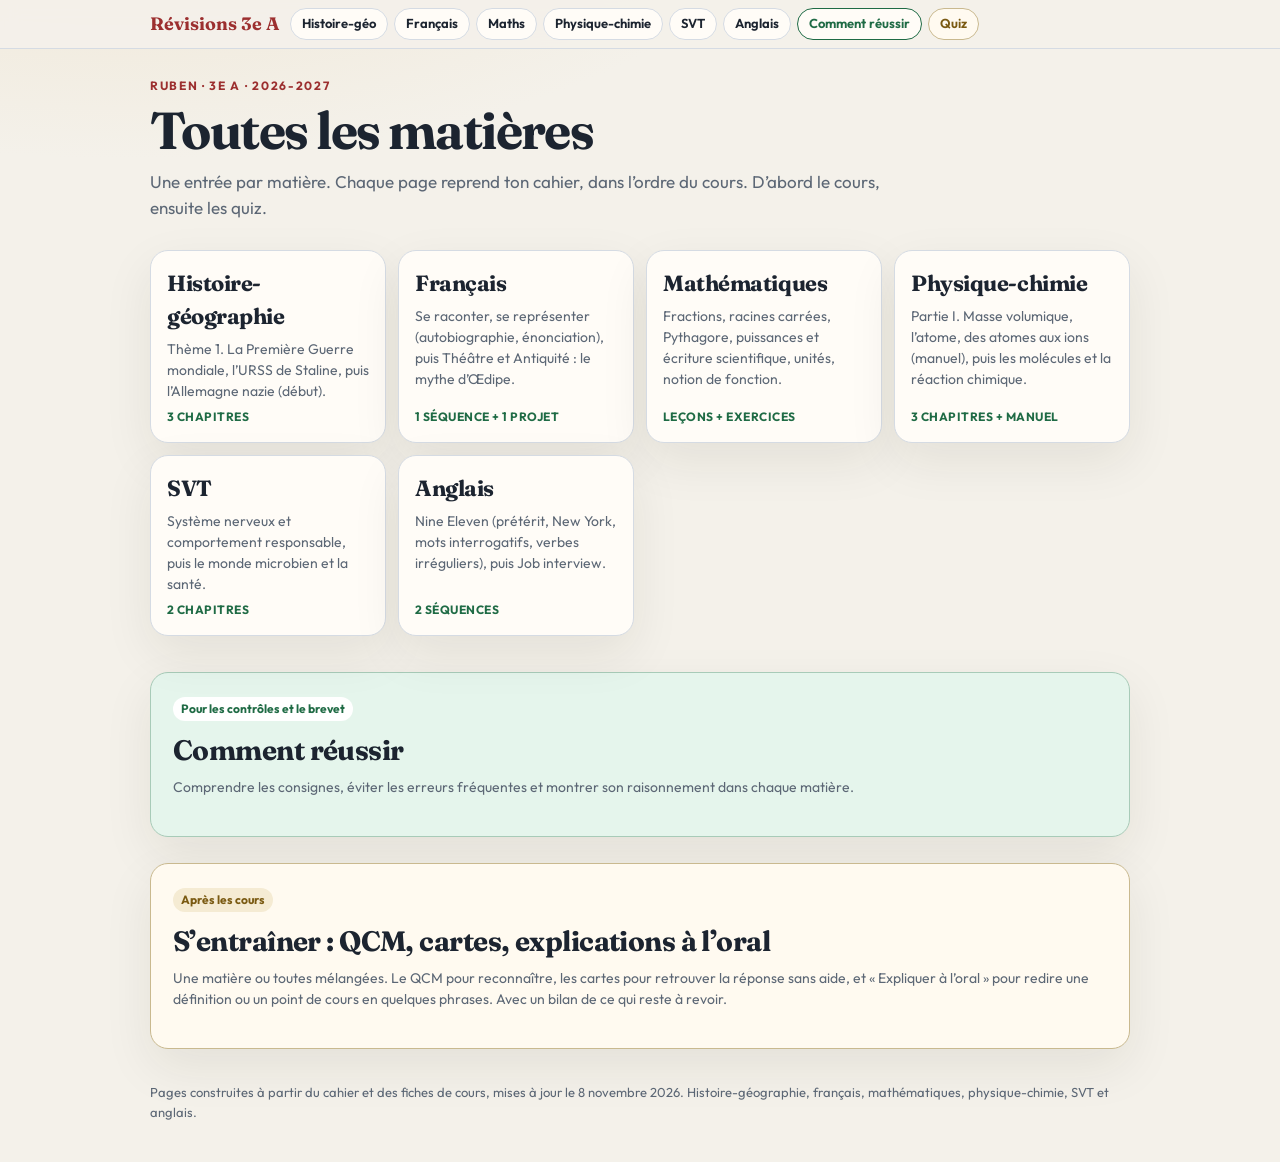
<file: index.html>
<!DOCTYPE html>
<html lang="fr">
<head>
  <meta charset="UTF-8" />
  <meta name="robots" content="noindex, nofollow, noarchive, noimageindex" />
  <meta name="viewport" content="width=device-width, initial-scale=1.0" />
  <title>Révisions 3e A</title>
  <link rel="preconnect" href="https://fonts.googleapis.com" />
  <link rel="preconnect" href="https://fonts.gstatic.com" crossorigin />
  <link href="https://fonts.googleapis.com/css2?family=Fraunces:opsz,wght@9..144,560;9..144,680&family=Outfit:wght@400;500;600;700&display=swap" rel="stylesheet" />
  <link rel="stylesheet" href="cahier.css?v=25" />
</head>
<body data-page="accueil">
  <div class="wrap">
    <header class="top">
      <p class="kicker">Ruben · 3e A · 2026-2027</p>
      <h1>Toutes les matières</h1>
      <p class="lede">
        Une entrée par matière. Chaque page reprend ton cahier, dans l’ordre du cours.
        D’abord le cours, ensuite les quiz.
      </p>
    </header>

    <nav class="matieres" aria-label="Matières">
      <a class="matiere plein" href="histoire-geographie/">
        <strong>Histoire-géographie</strong>
        <span>Thème 1. La Première Guerre mondiale, l’URSS de Staline, puis l’Allemagne nazie (début).</span>
        <em>3 chapitres</em>
      </a>
      <a class="matiere plein" href="francais/">
        <strong>Français</strong>
        <span>Se raconter, se représenter (autobiographie, énonciation), puis Théâtre et Antiquité : le mythe d’Œdipe.</span>
        <em>1 séquence + 1 projet</em>
      </a>
      <a class="matiere plein" href="mathematiques/">
        <strong>Mathématiques</strong>
        <span>Fractions, racines carrées, Pythagore, puissances et écriture scientifique, unités, notion de fonction.</span>
        <em>Leçons + exercices</em>
      </a>
      <a class="matiere plein" href="physique-chimie/">
        <strong>Physique-chimie</strong>
        <span>Partie I. Masse volumique, l’atome, des atomes aux ions (manuel), puis les molécules et la réaction chimique.</span>
        <em>3 chapitres + manuel</em>
      </a>
      <a class="matiere plein" href="svt/">
        <strong>SVT</strong>
        <span>Système nerveux et comportement responsable, puis le monde microbien et la santé.</span>
        <em>2 chapitres</em>
      </a>
      <a class="matiere plein" href="anglais/">
        <strong>Anglais</strong>
        <span>Nine Eleven (prétérit, New York, mots interrogatifs, verbes irréguliers), puis Job interview.</span>
        <em>2 séquences</em>
      </a>
    </nav>

    <section>
      <a class="card entree-reussir" href="comment-reussir/">
        <span class="tag">Pour les contrôles et le brevet</span>
        <h2>Comment réussir</h2>
        <p class="note">Comprendre les consignes, éviter les erreurs fréquentes et montrer son raisonnement dans chaque matière.</p>
      </a>
    </section>

    <section>
      <a class="card entree-quiz" href="quiz/">
        <span class="tag">Après les cours</span>
        <h2>S’entraîner : QCM, cartes, explications à l’oral</h2>
        <p class="note">Une matière ou toutes mélangées. Le QCM pour reconnaître, les cartes pour retrouver la réponse sans aide, et « Expliquer à l’oral » pour redire une définition ou un point de cours en quelques phrases. Avec un bilan de ce qui reste à revoir.</p>
      </a>
    </section>

    <footer>
      Pages construites à partir du cahier et des fiches de cours, mises à jour le 8 novembre 2026.
      Histoire-géographie, français, mathématiques, physique-chimie, SVT et anglais.
    </footer>
  </div>
  <script src="cahier.js?v=25"></script>
</body>
</html>
</file>
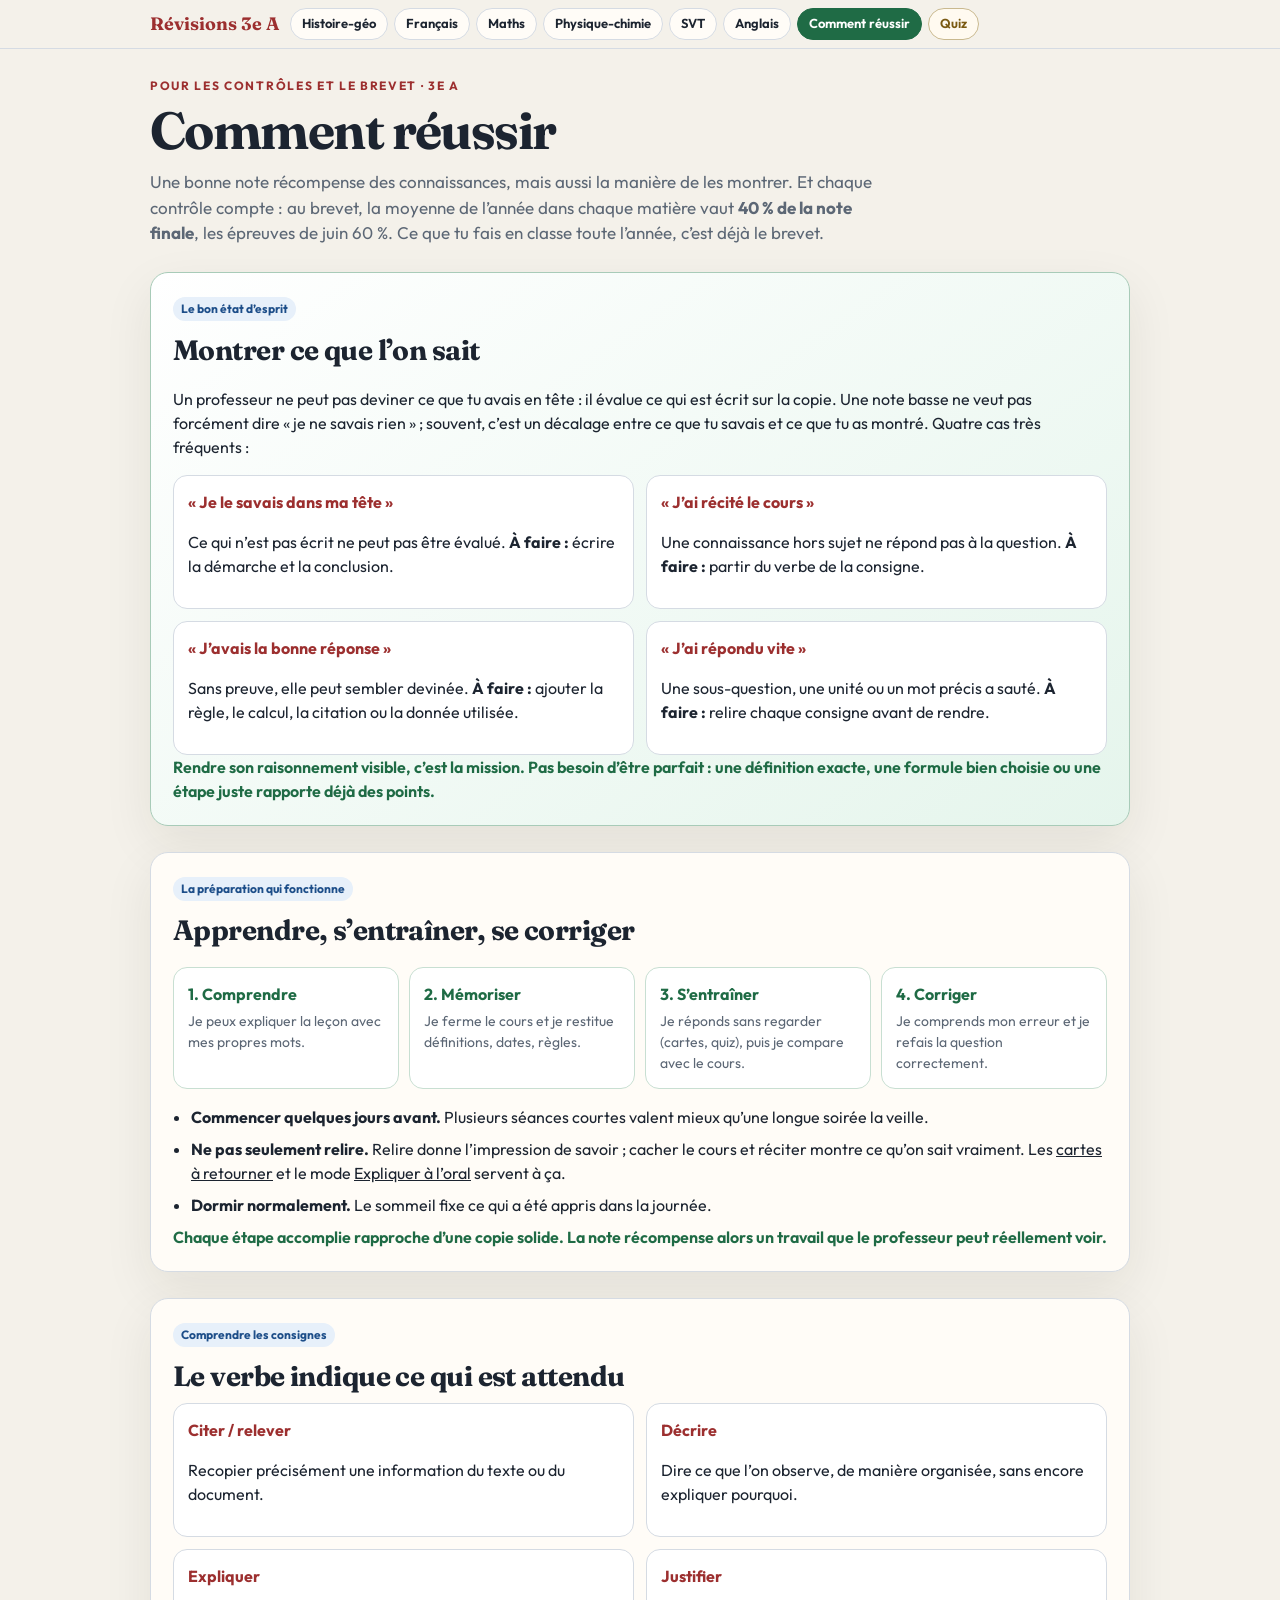
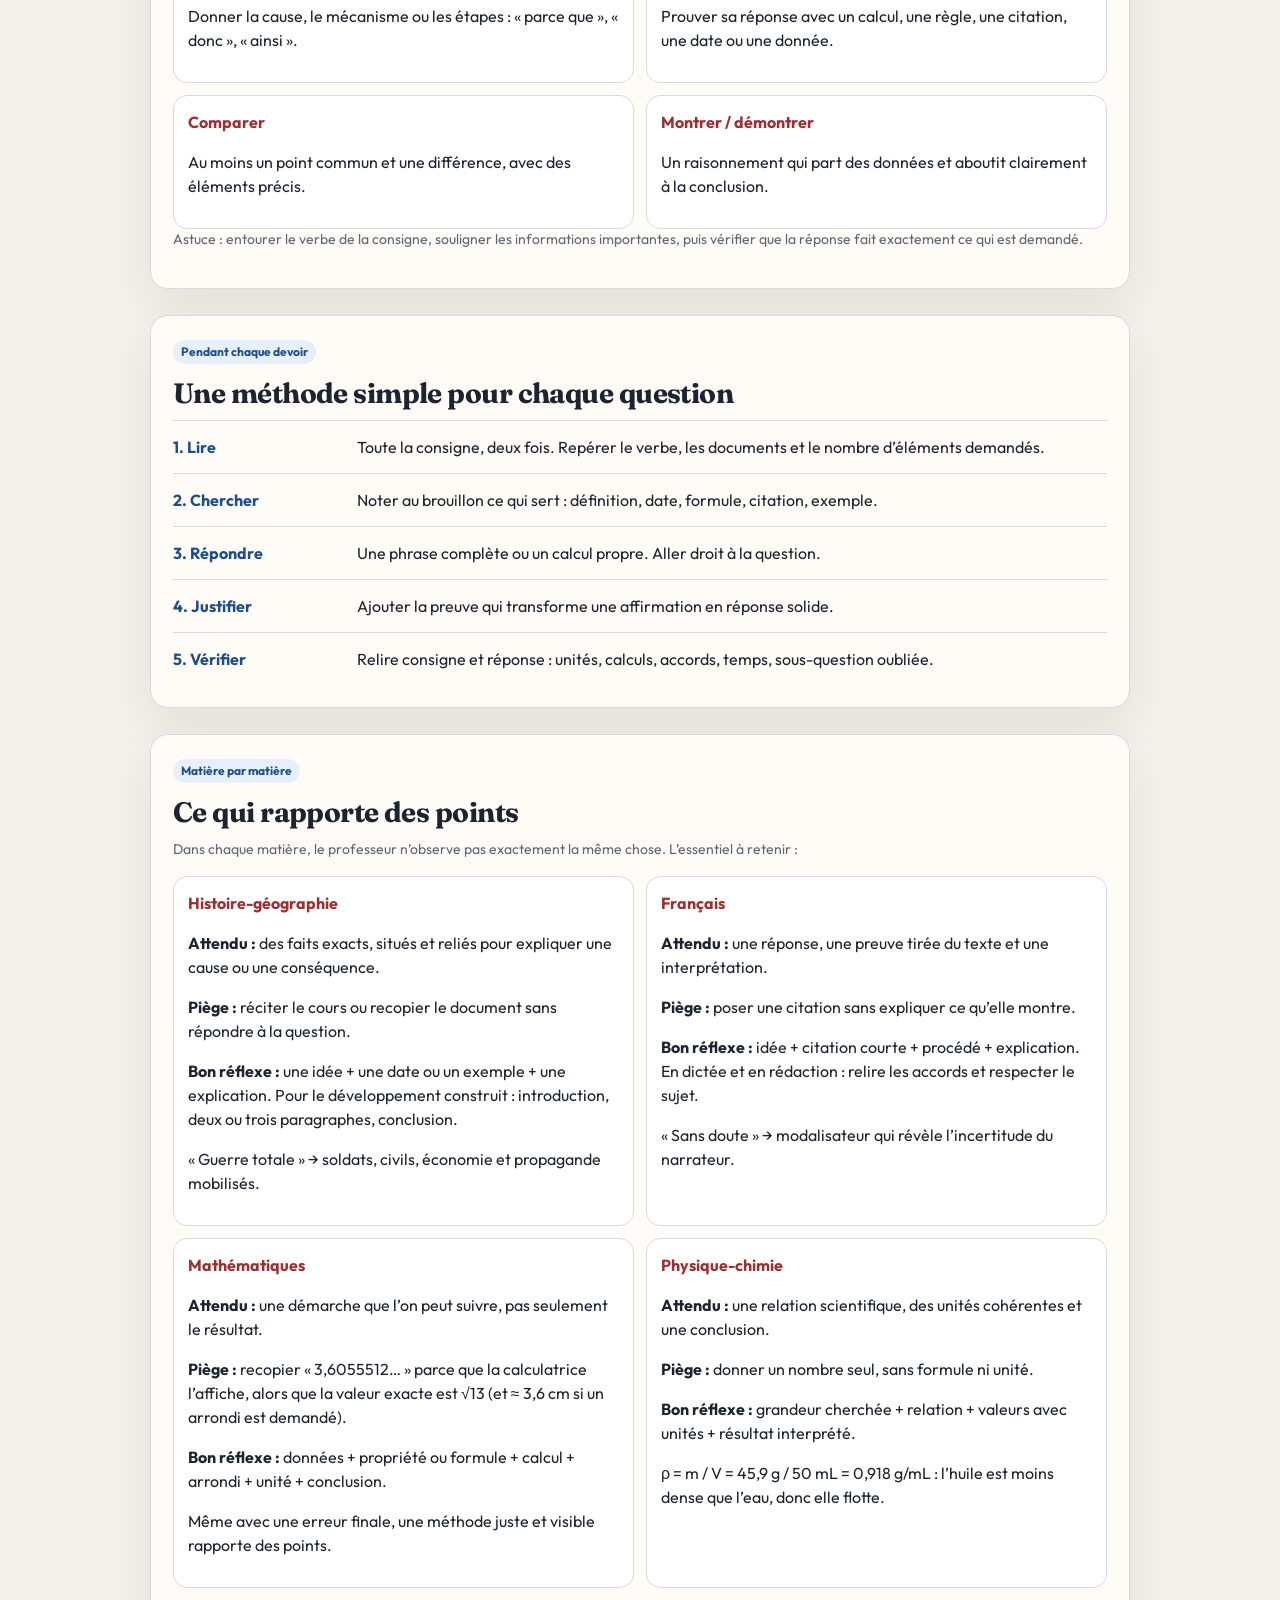
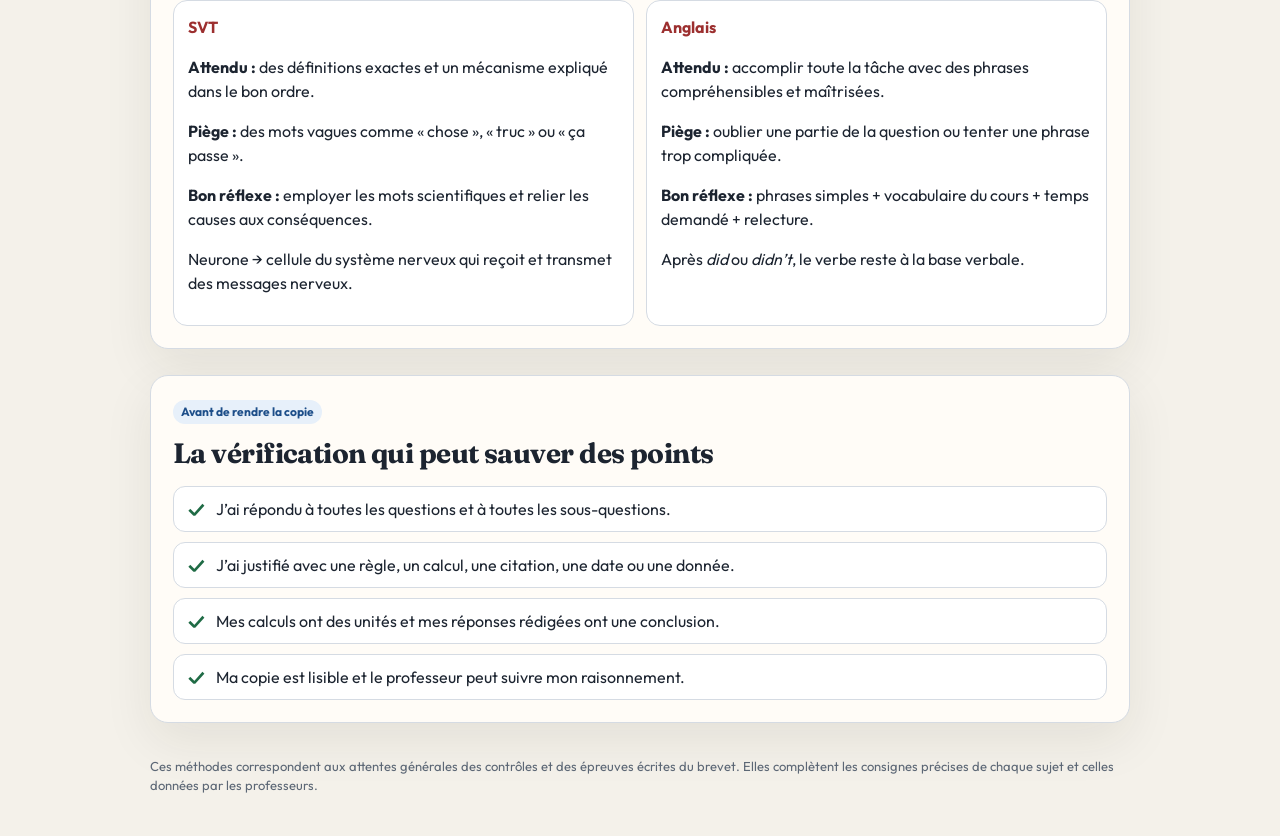
<file: comment-reussir/index.html>
<!DOCTYPE html>
<html lang="fr">
<head>
  <meta charset="UTF-8" />
  <meta name="robots" content="noindex, nofollow, noarchive, noimageindex" />
  <meta name="viewport" content="width=device-width, initial-scale=1.0" />
  <title>Comment réussir — Révisions 3e A</title>
  <link rel="preconnect" href="https://fonts.googleapis.com" />
  <link rel="preconnect" href="https://fonts.gstatic.com" crossorigin />
  <link href="https://fonts.googleapis.com/css2?family=Fraunces:opsz,wght@9..144,560;9..144,680&family=Outfit:wght@400;500;600;700&display=swap" rel="stylesheet" />
  <link rel="stylesheet" href="../cahier.css?v=25" />
</head>
<body data-page="methodes">
  <div class="wrap">
    <header class="top">
      <p class="kicker">Pour les contrôles et le brevet · 3e A</p>
      <h1>Comment réussir</h1>
      <p class="lede">
        Une bonne note récompense des connaissances, mais aussi la manière de les montrer. Et chaque contrôle compte :
        au brevet, la moyenne de l’année dans chaque matière vaut <strong>40 % de la note finale</strong>, les épreuves
        de juin 60 %. Ce que tu fais en classe toute l’année, c’est déjà le brevet.
      </p>
    </header>

    <section>
      <article class="card methode-cle">
        <span class="tag">Le bon état d’esprit</span>
        <h2>Montrer ce que l’on sait</h2>
        <p>Un professeur ne peut pas deviner ce que tu avais en tête : il évalue ce qui est écrit sur la copie. Une note basse ne veut pas forcément dire « je ne savais rien » ; souvent, c’est un décalage entre ce que tu savais et ce que tu as montré. Quatre cas très fréquents :</p>
        <div class="defs erreurs">
          <article class="def"><h3>« Je le savais dans ma tête »</h3><p>Ce qui n’est pas écrit ne peut pas être évalué. <strong>À faire :</strong> écrire la démarche et la conclusion.</p></article>
          <article class="def"><h3>« J’ai récité le cours »</h3><p>Une connaissance hors sujet ne répond pas à la question. <strong>À faire :</strong> partir du verbe de la consigne.</p></article>
          <article class="def"><h3>« J’avais la bonne réponse »</h3><p>Sans preuve, elle peut sembler devinée. <strong>À faire :</strong> ajouter la règle, le calcul, la citation ou la donnée utilisée.</p></article>
          <article class="def"><h3>« J’ai répondu vite »</h3><p>Une sous-question, une unité ou un mot précis a sauté. <strong>À faire :</strong> relire chaque consigne avant de rendre.</p></article>
        </div>
        <p class="recompense">Rendre son raisonnement visible, c’est la mission. Pas besoin d’être parfait : une définition exacte, une formule bien choisie ou une étape juste rapporte déjà des points.</p>
      </article>
    </section>

    <section>
      <article class="card">
        <span class="tag">La préparation qui fonctionne</span>
        <h2>Apprendre, s’entraîner, se corriger</h2>
        <div class="etapes">
          <div><strong>1. Comprendre</strong><span>Je peux expliquer la leçon avec mes propres mots.</span></div>
          <div><strong>2. Mémoriser</strong><span>Je ferme le cours et je restitue définitions, dates, règles.</span></div>
          <div><strong>3. S’entraîner</strong><span>Je réponds sans regarder (cartes, quiz), puis je compare avec le cours.</span></div>
          <div><strong>4. Corriger</strong><span>Je comprends mon erreur et je refais la question correctement.</span></div>
        </div>
        <ul class="bullets">
          <li><strong>Commencer quelques jours avant.</strong> Plusieurs séances courtes valent mieux qu’une longue soirée la veille.</li>
          <li><strong>Ne pas seulement relire.</strong> Relire donne l’impression de savoir ; cacher le cours et réciter montre ce qu’on sait vraiment. Les <a href="../quiz/?mode=cartes">cartes à retourner</a> et le mode <a href="../quiz/?mode=expliquer">Expliquer à l’oral</a> servent à ça.</li>
          <li><strong>Dormir normalement.</strong> Le sommeil fixe ce qui a été appris dans la journée.</li>
        </ul>
        <p class="recompense">Chaque étape accomplie rapproche d’une copie solide. La note récompense alors un travail que le professeur peut réellement voir.</p>
      </article>
    </section>

    <section>
      <article class="card">
        <span class="tag">Comprendre les consignes</span>
        <h2>Le verbe indique ce qui est attendu</h2>
        <div class="defs">
          <article class="def"><h3>Citer / relever</h3><p>Recopier précisément une information du texte ou du document.</p></article>
          <article class="def"><h3>Décrire</h3><p>Dire ce que l’on observe, de manière organisée, sans encore expliquer pourquoi.</p></article>
          <article class="def"><h3>Expliquer</h3><p>Donner la cause, le mécanisme ou les étapes : « parce que », « donc », « ainsi ».</p></article>
          <article class="def"><h3>Justifier</h3><p>Prouver sa réponse avec un calcul, une règle, une citation, une date ou une donnée.</p></article>
          <article class="def"><h3>Comparer</h3><p>Au moins un point commun et une différence, avec des éléments précis.</p></article>
          <article class="def"><h3>Montrer / démontrer</h3><p>Un raisonnement qui part des données et aboutit clairement à la conclusion.</p></article>
        </div>
        <p class="note">Astuce : entourer le verbe de la consigne, souligner les informations importantes, puis vérifier que la réponse fait exactement ce qui est demandé.</p>
      </article>
    </section>

    <section>
      <article class="card">
        <span class="tag">Pendant chaque devoir</span>
        <h2>Une méthode simple pour chaque question</h2>
        <ol class="timeline">
          <li><time>1. Lire</time><p>Toute la consigne, deux fois. Repérer le verbe, les documents et le nombre d’éléments demandés.</p></li>
          <li><time>2. Chercher</time><p>Noter au brouillon ce qui sert : définition, date, formule, citation, exemple.</p></li>
          <li><time>3. Répondre</time><p>Une phrase complète ou un calcul propre. Aller droit à la question.</p></li>
          <li><time>4. Justifier</time><p>Ajouter la preuve qui transforme une affirmation en réponse solide.</p></li>
          <li><time>5. Vérifier</time><p>Relire consigne et réponse : unités, calculs, accords, temps, sous-question oubliée.</p></li>
        </ol>
      </article>
    </section>

    <section>
      <article class="card">
        <span class="tag">Matière par matière</span>
        <h2>Ce qui rapporte des points</h2>
        <p class="note">Dans chaque matière, le professeur n’observe pas exactement la même chose. L’essentiel à retenir :</p>
        <div class="defs methodes-matieres">
          <article class="def">
            <h3>Histoire-géographie</h3>
            <p><strong>Attendu :</strong> des faits exacts, situés et reliés pour expliquer une cause ou une conséquence.</p>
            <p><strong>Piège :</strong> réciter le cours ou recopier le document sans répondre à la question.</p>
            <p><strong>Bon réflexe :</strong> une idée + une date ou un exemple + une explication. Pour le développement construit : introduction, deux ou trois paragraphes, conclusion.</p>
            <p class="mini-exemple">« Guerre totale » → soldats, civils, économie et propagande mobilisés.</p>
          </article>
          <article class="def">
            <h3>Français</h3>
            <p><strong>Attendu :</strong> une réponse, une preuve tirée du texte et une interprétation.</p>
            <p><strong>Piège :</strong> poser une citation sans expliquer ce qu’elle montre.</p>
            <p><strong>Bon réflexe :</strong> idée + citation courte + procédé + explication. En dictée et en rédaction : relire les accords et respecter le sujet.</p>
            <p class="mini-exemple">« Sans doute » → modalisateur qui révèle l’incertitude du narrateur.</p>
          </article>
          <article class="def">
            <h3>Mathématiques</h3>
            <p><strong>Attendu :</strong> une démarche que l’on peut suivre, pas seulement le résultat.</p>
            <p><strong>Piège :</strong> recopier « 3,6055512… » parce que la calculatrice l’affiche, alors que la valeur exacte est √13 (et ≈ 3,6 cm si un arrondi est demandé).</p>
            <p><strong>Bon réflexe :</strong> données + propriété ou formule + calcul + arrondi + unité + conclusion.</p>
            <p class="mini-exemple">Même avec une erreur finale, une méthode juste et visible rapporte des points.</p>
          </article>
          <article class="def">
            <h3>Physique-chimie</h3>
            <p><strong>Attendu :</strong> une relation scientifique, des unités cohérentes et une conclusion.</p>
            <p><strong>Piège :</strong> donner un nombre seul, sans formule ni unité.</p>
            <p><strong>Bon réflexe :</strong> grandeur cherchée + relation + valeurs avec unités + résultat interprété.</p>
            <p class="mini-exemple">ρ = m / V = 45,9 g / 50 mL = 0,918 g/mL : l’huile est moins dense que l’eau, donc elle flotte.</p>
          </article>
          <article class="def">
            <h3>SVT</h3>
            <p><strong>Attendu :</strong> des définitions exactes et un mécanisme expliqué dans le bon ordre.</p>
            <p><strong>Piège :</strong> des mots vagues comme « chose », « truc » ou « ça passe ».</p>
            <p><strong>Bon réflexe :</strong> employer les mots scientifiques et relier les causes aux conséquences.</p>
            <p class="mini-exemple">Neurone → cellule du système nerveux qui reçoit et transmet des messages nerveux.</p>
          </article>
          <article class="def">
            <h3>Anglais</h3>
            <p><strong>Attendu :</strong> accomplir toute la tâche avec des phrases compréhensibles et maîtrisées.</p>
            <p><strong>Piège :</strong> oublier une partie de la question ou tenter une phrase trop compliquée.</p>
            <p><strong>Bon réflexe :</strong> phrases simples + vocabulaire du cours + temps demandé + relecture.</p>
            <p class="mini-exemple">Après <em>did</em> ou <em>didn’t</em>, le verbe reste à la base verbale.</p>
          </article>
        </div>
      </article>
    </section>

    <section>
      <article class="card checklist">
        <span class="tag">Avant de rendre la copie</span>
        <h2>La vérification qui peut sauver des points</h2>
        <ul>
          <li>J’ai répondu à toutes les questions et à toutes les sous-questions.</li>
          <li>J’ai justifié avec une règle, un calcul, une citation, une date ou une donnée.</li>
          <li>Mes calculs ont des unités et mes réponses rédigées ont une conclusion.</li>
          <li>Ma copie est lisible et le professeur peut suivre mon raisonnement.</li>
        </ul>
      </article>
    </section>

    <footer>
      Ces méthodes correspondent aux attentes générales des contrôles et des épreuves écrites du brevet.
      Elles complètent les consignes précises de chaque sujet et celles données par les professeurs.
    </footer>
  </div>
  <script src="../cahier.js?v=25"></script>
</body>
</html>
</file>
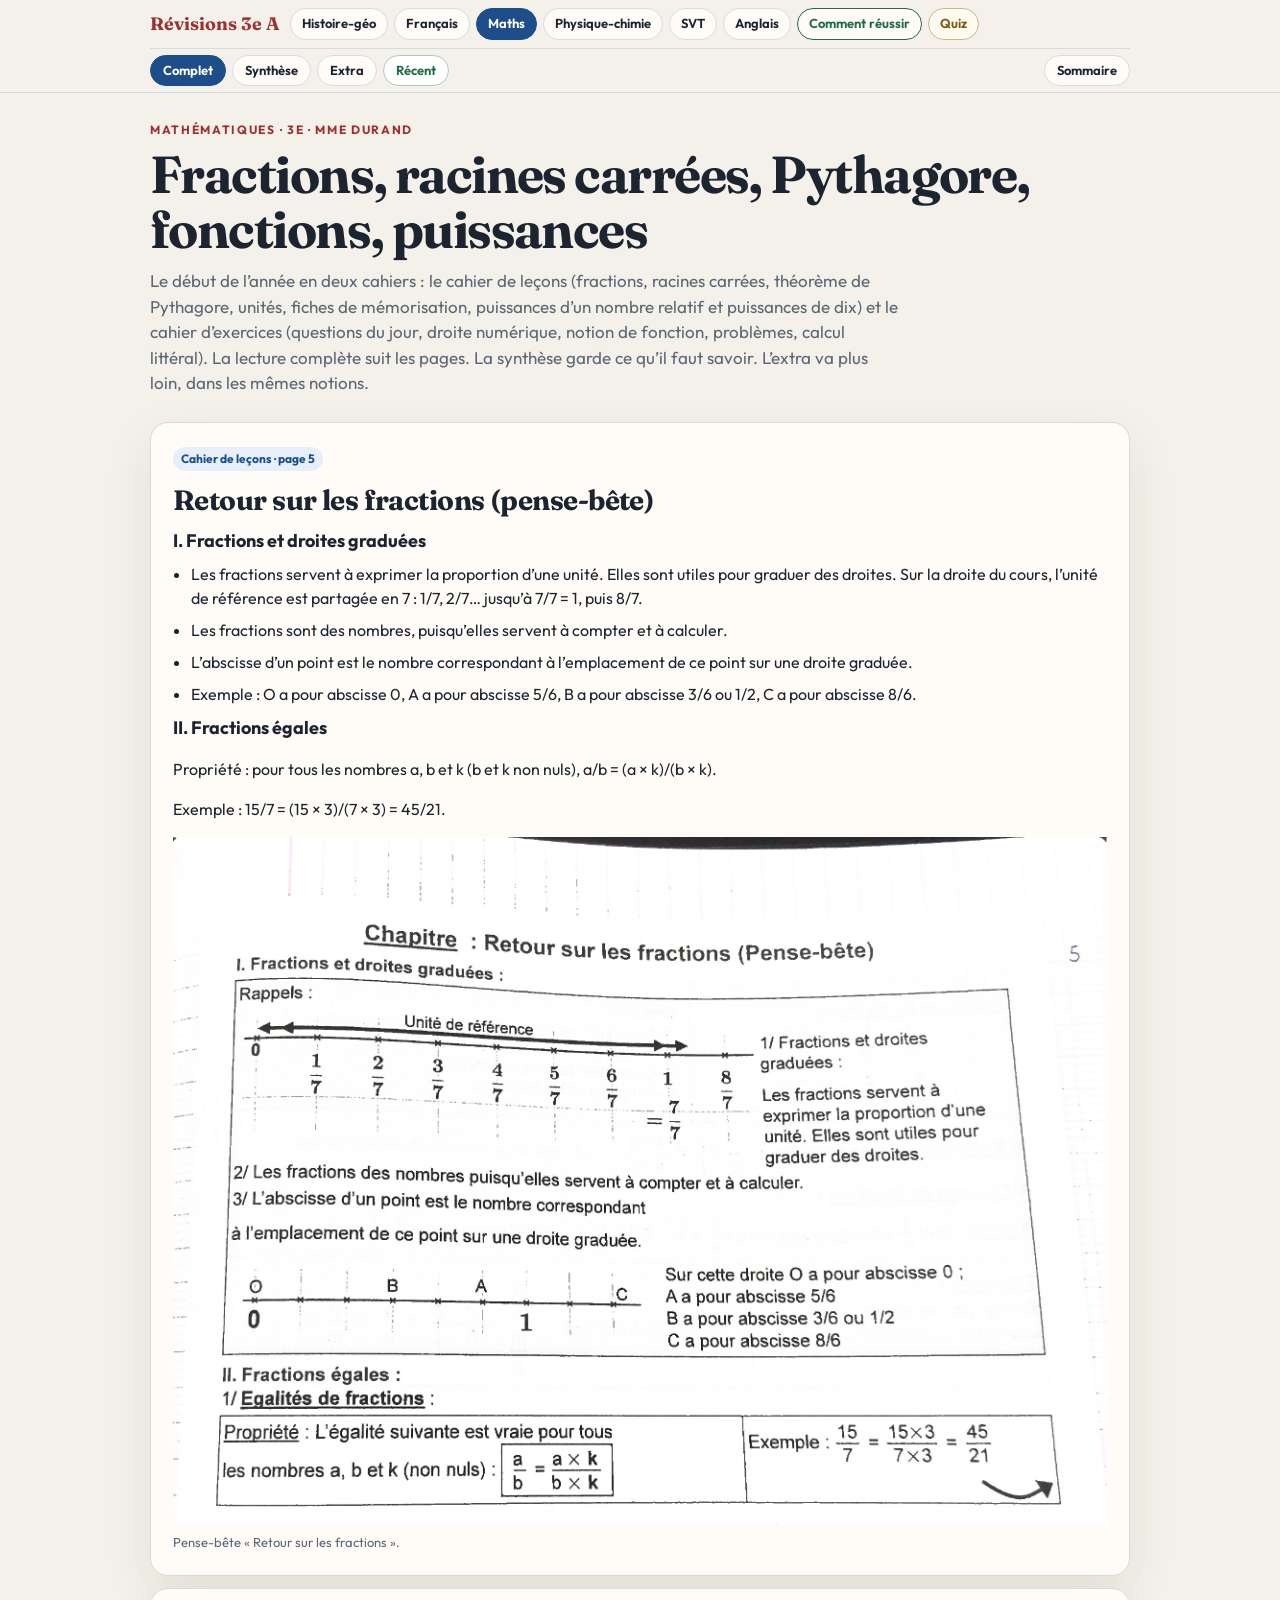
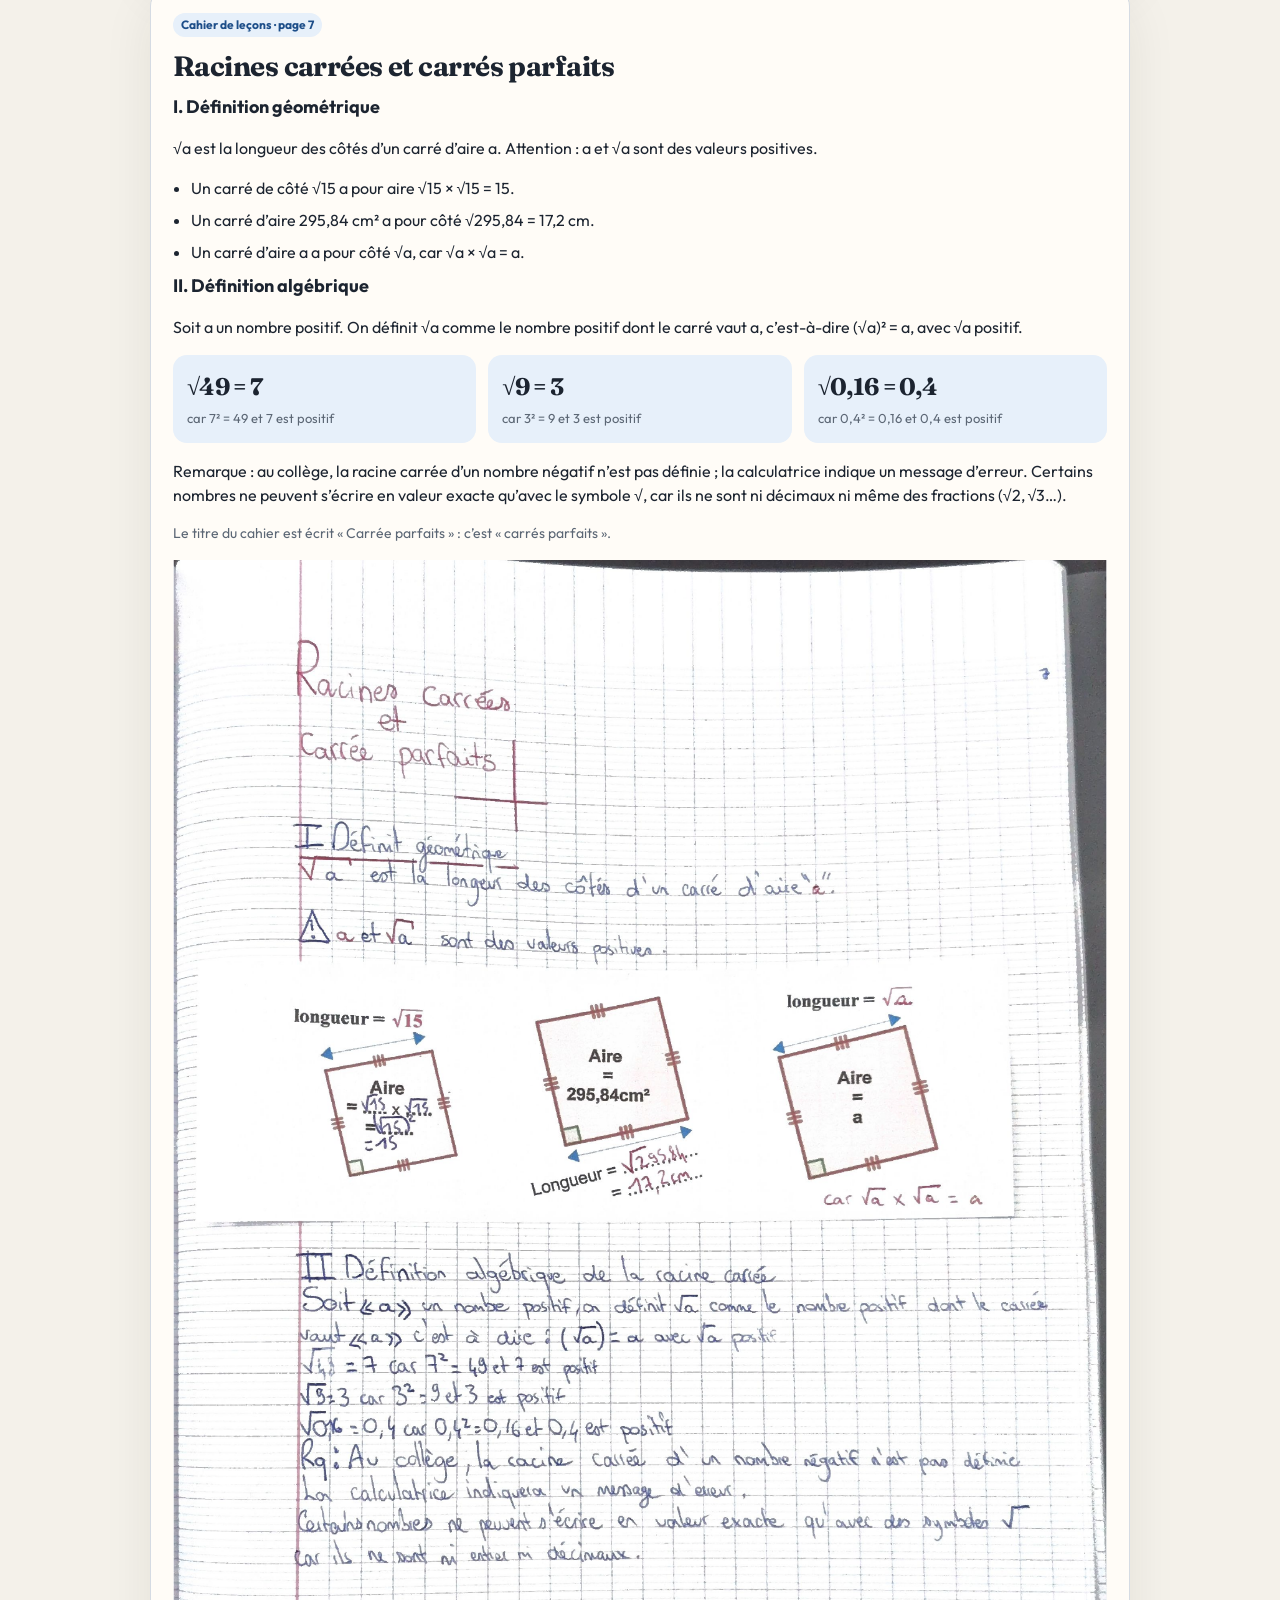
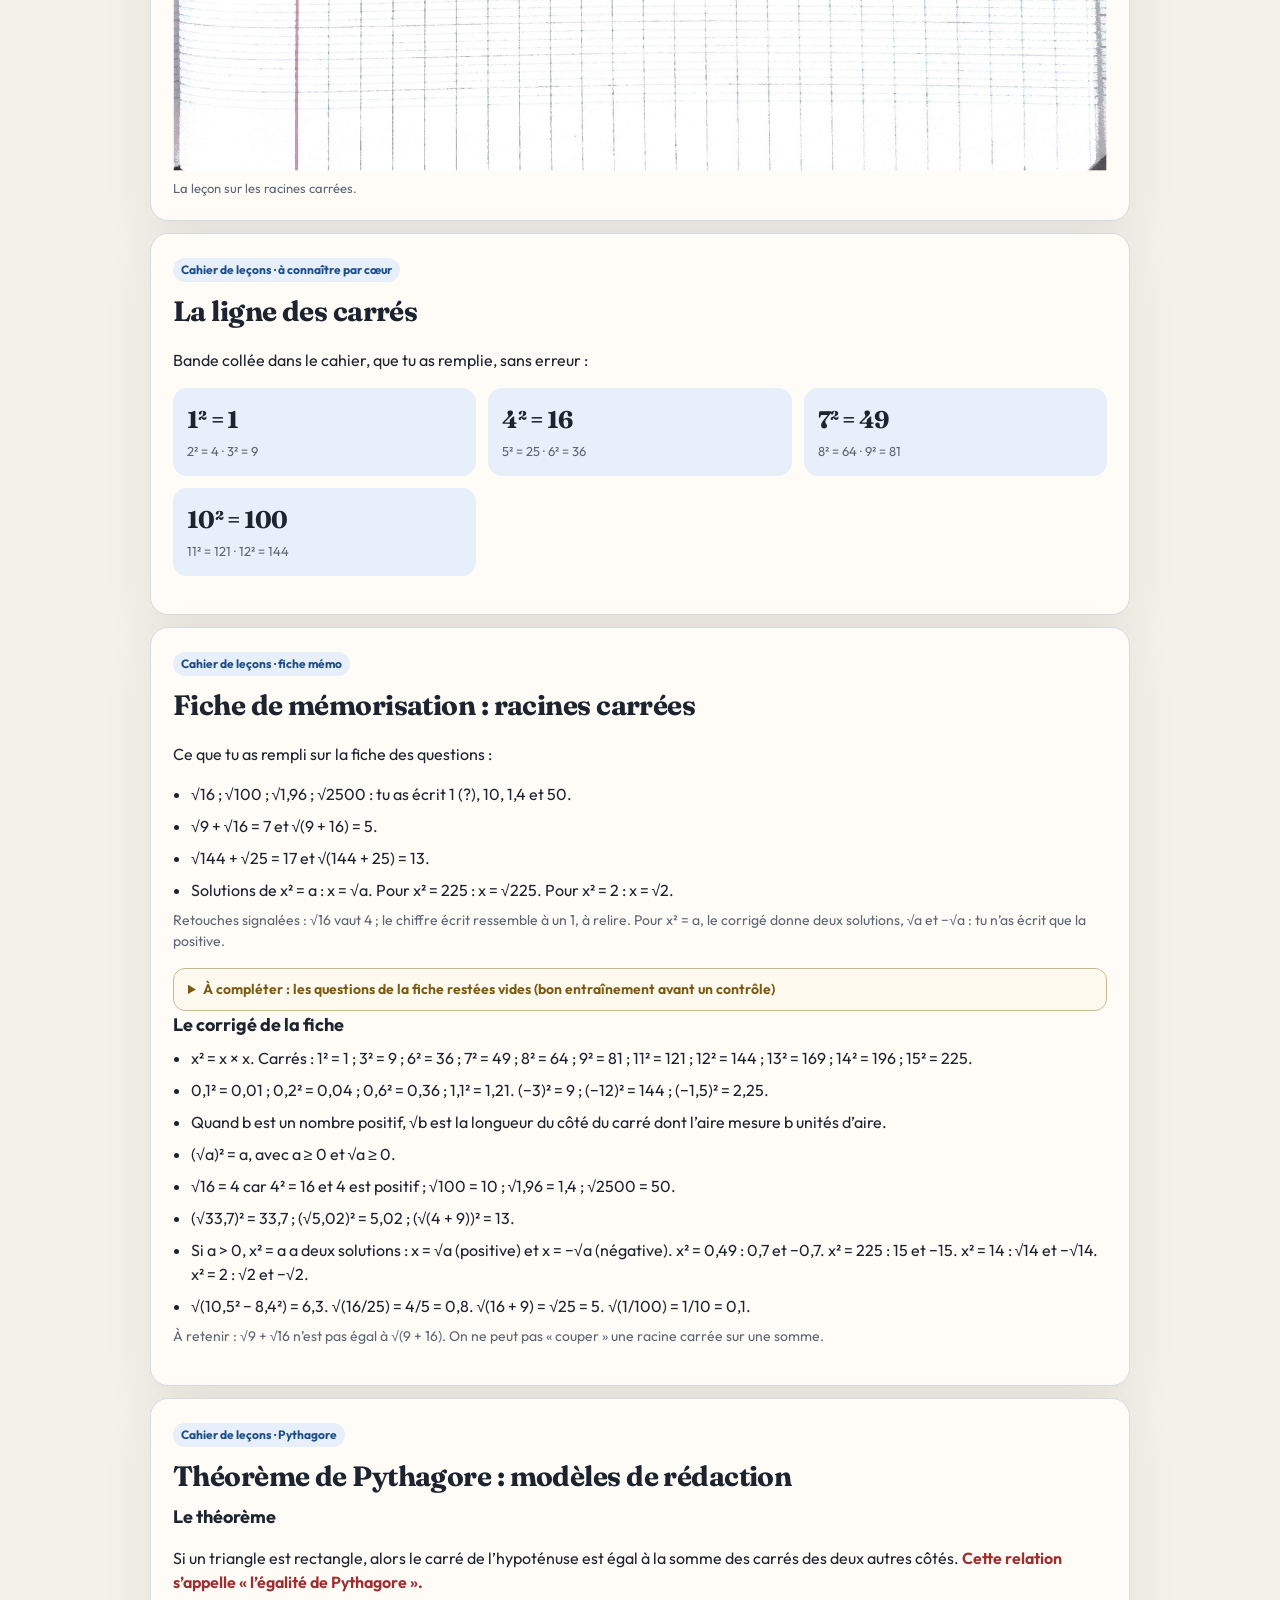
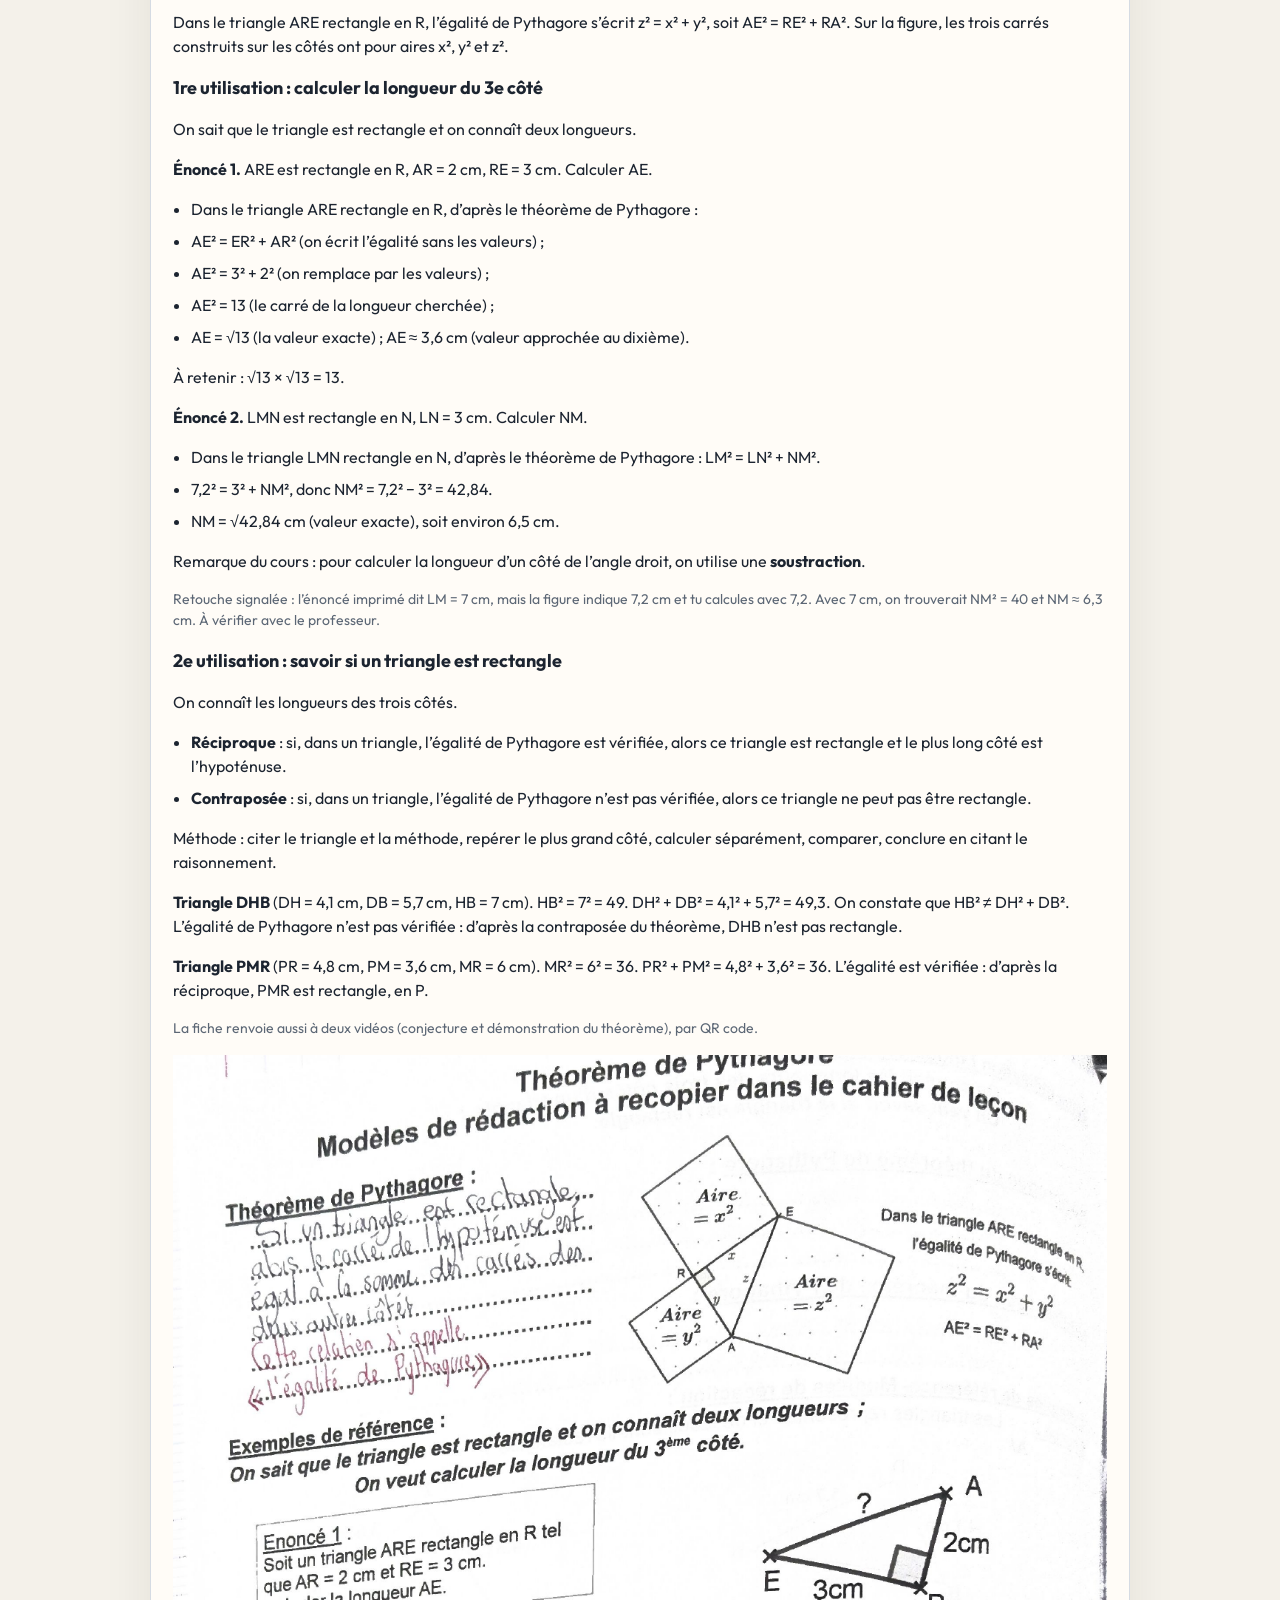
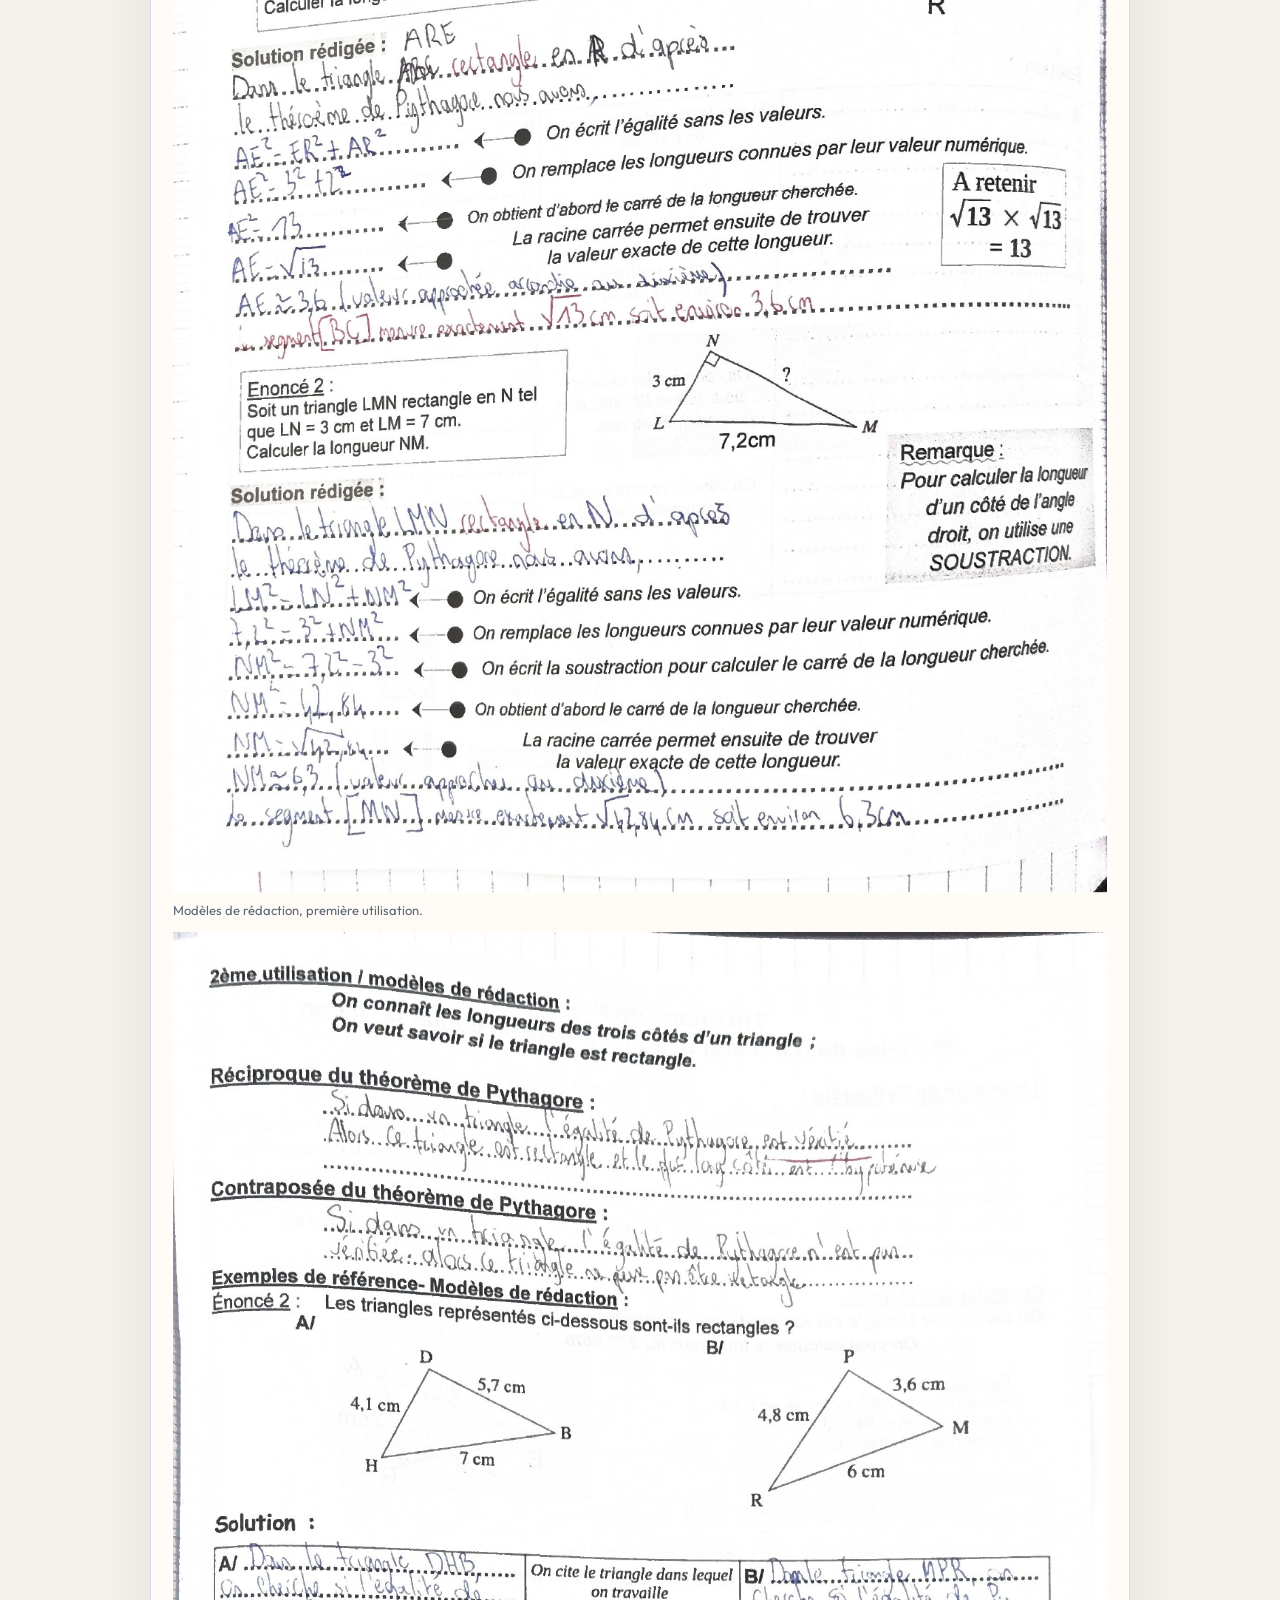
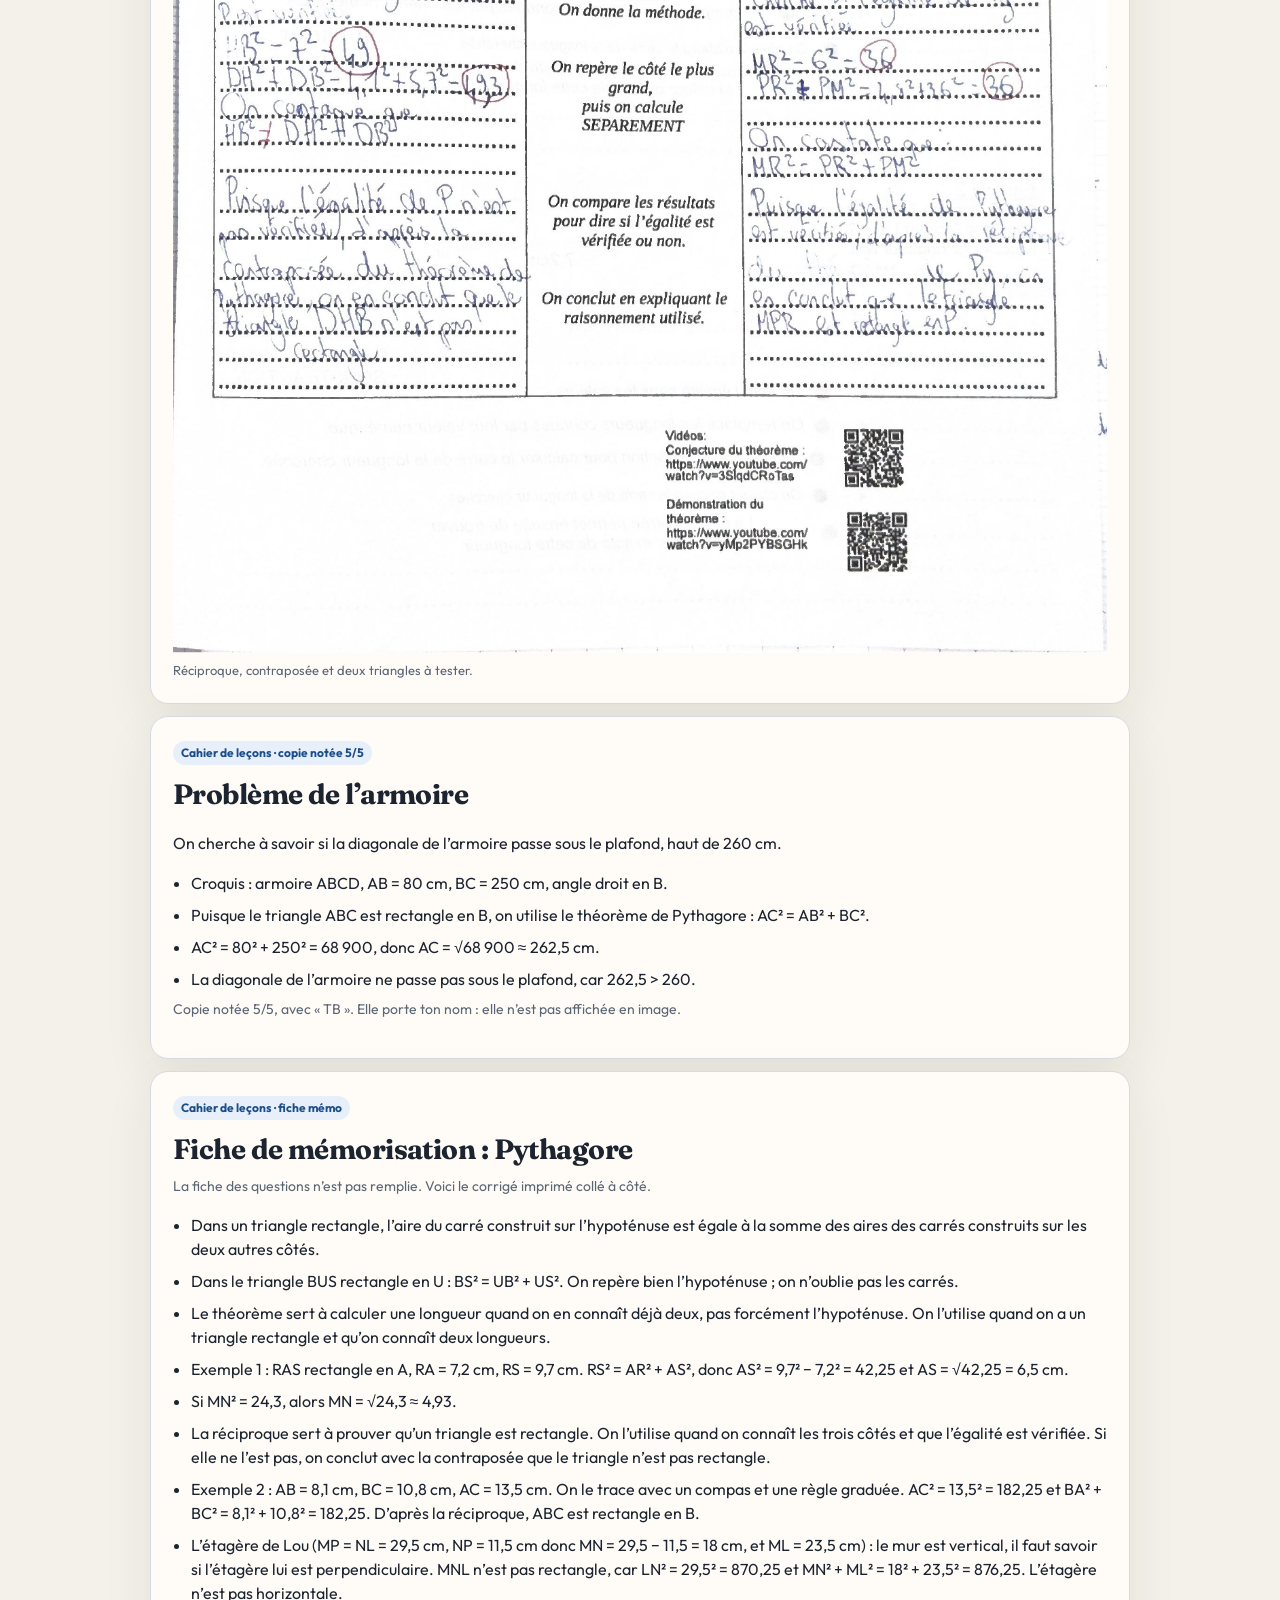
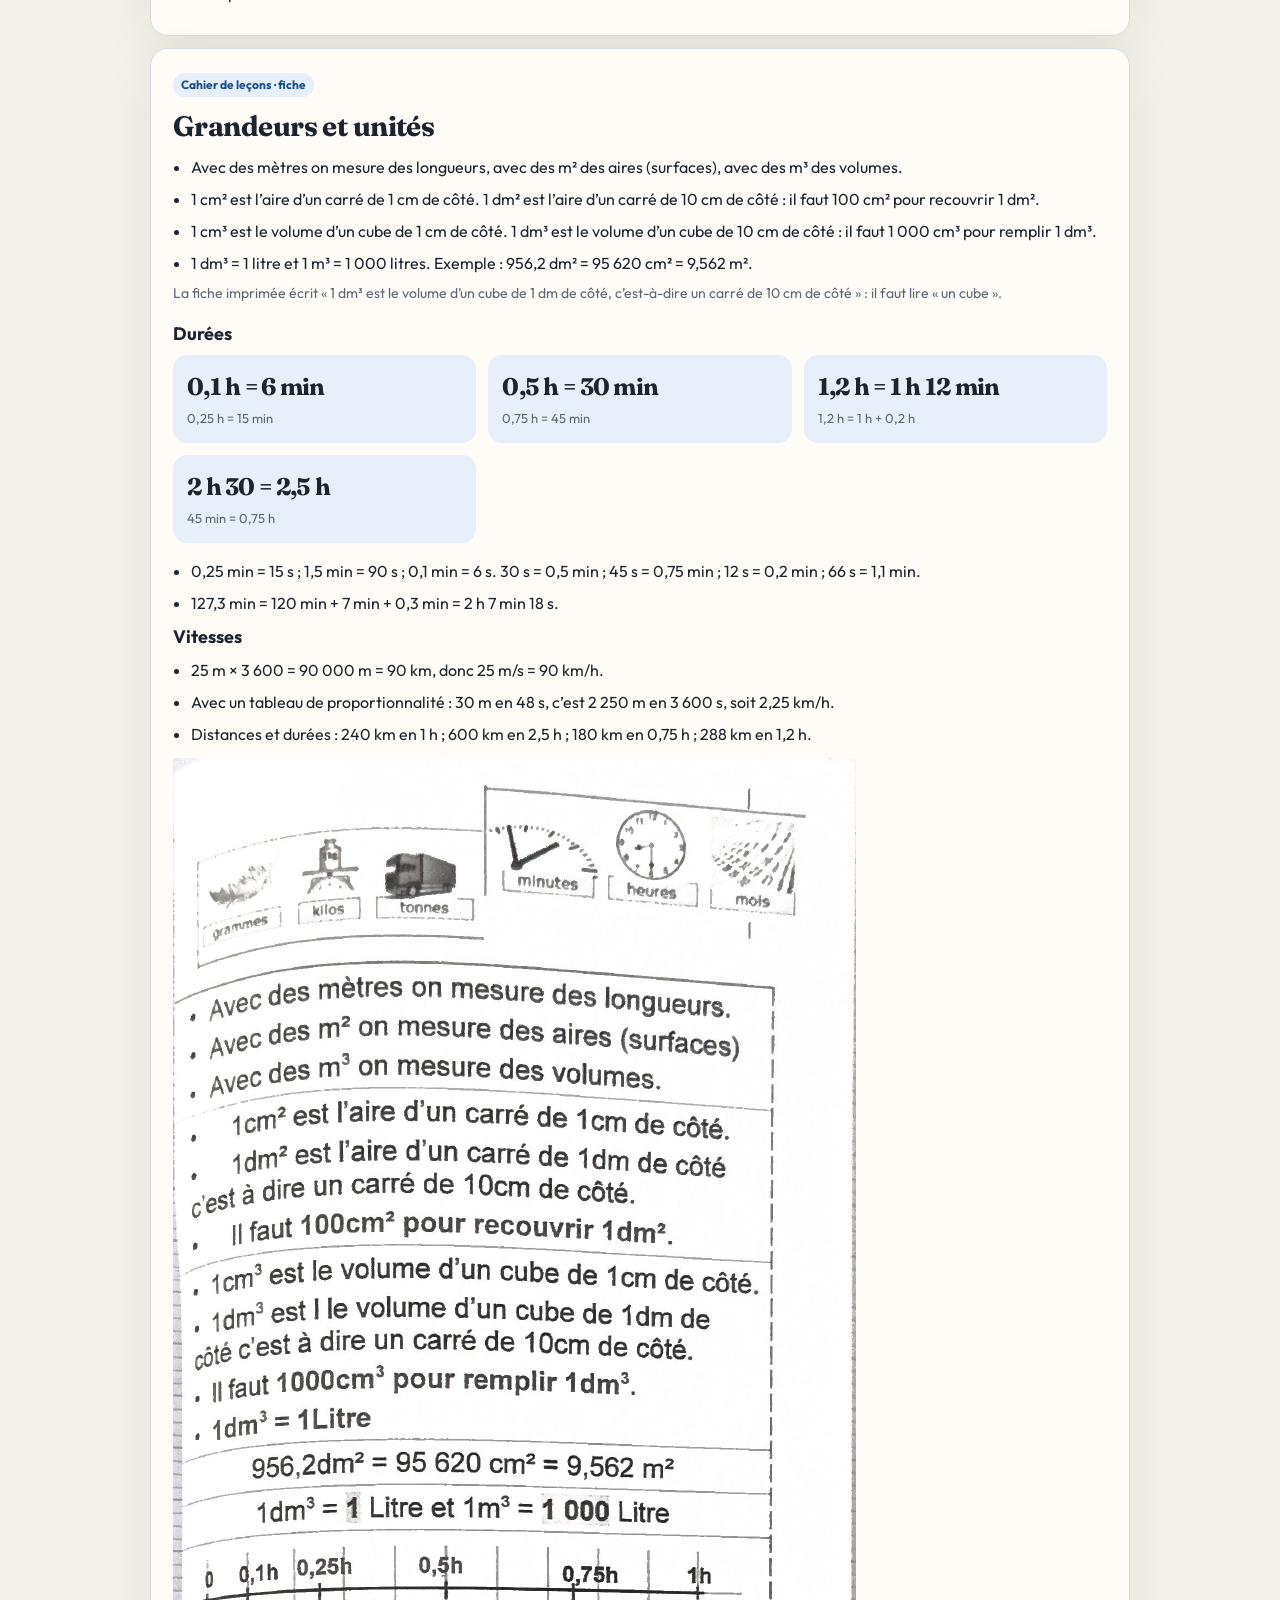
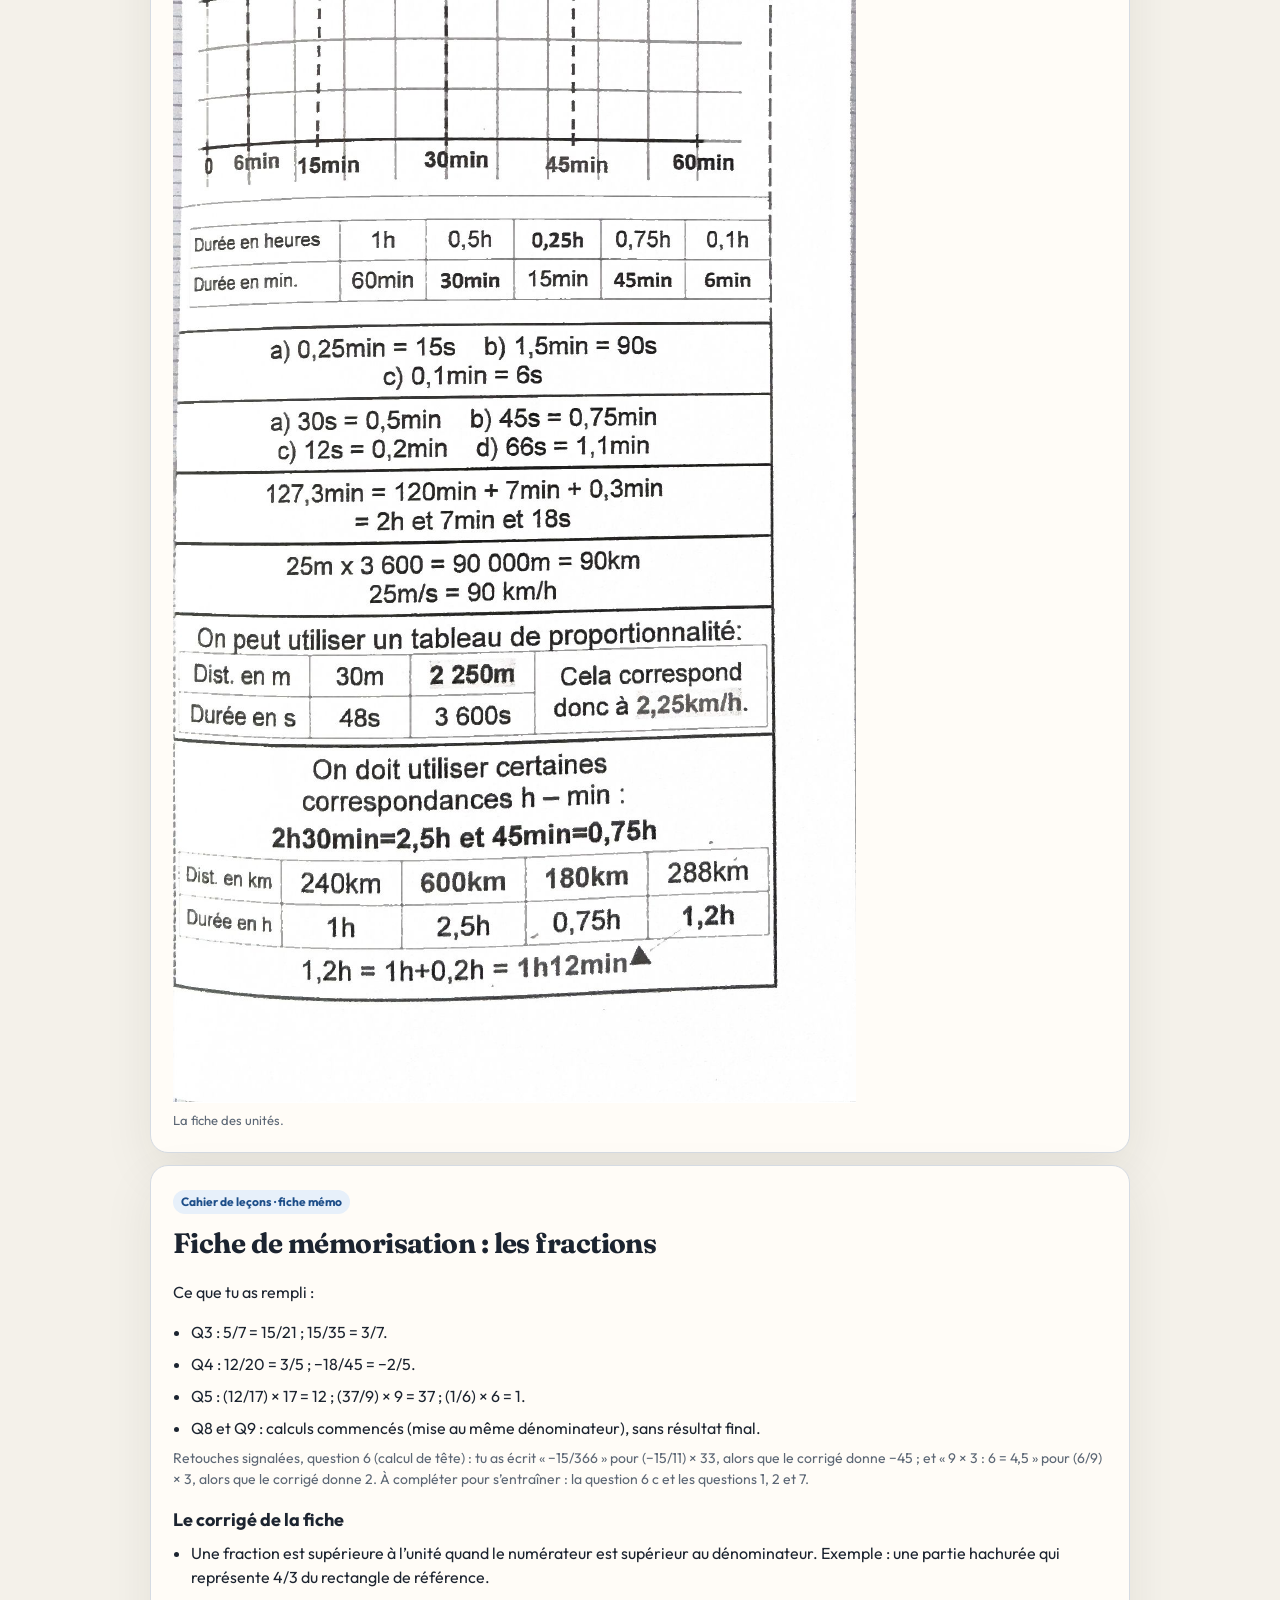
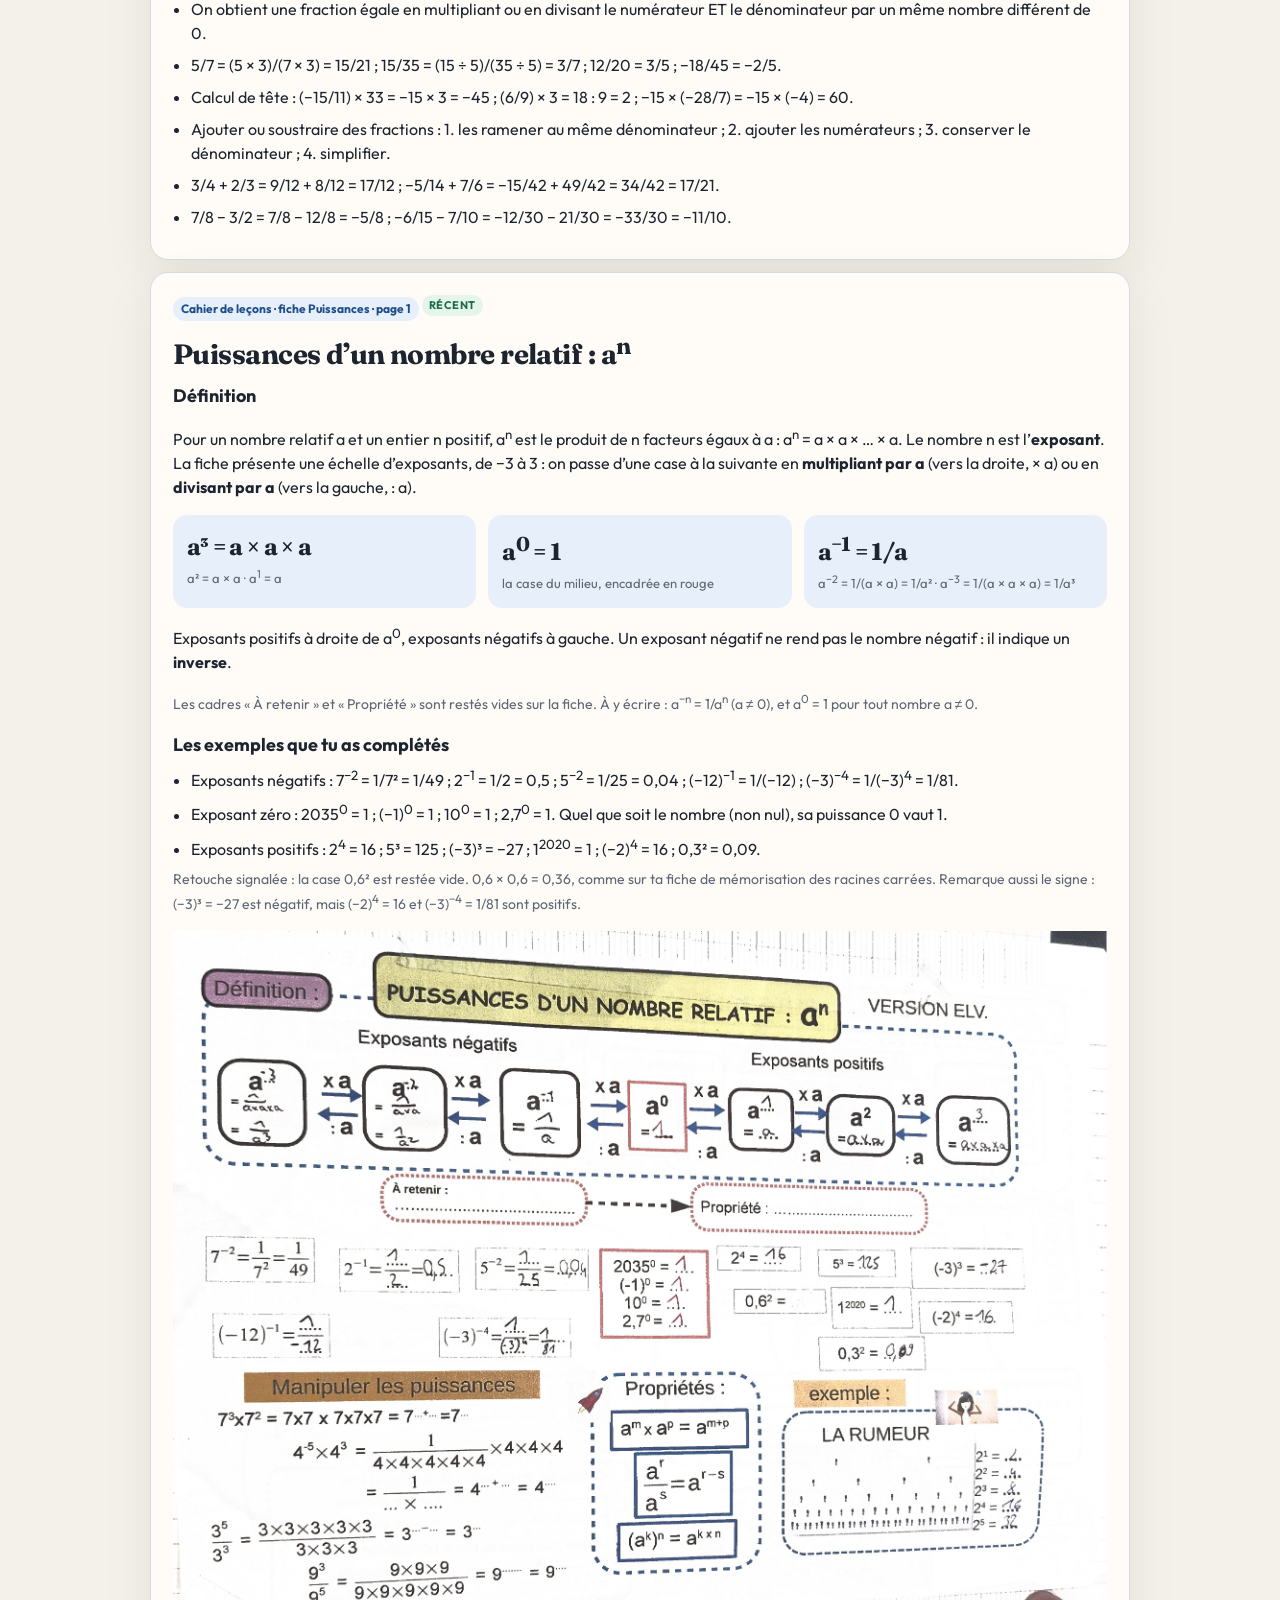
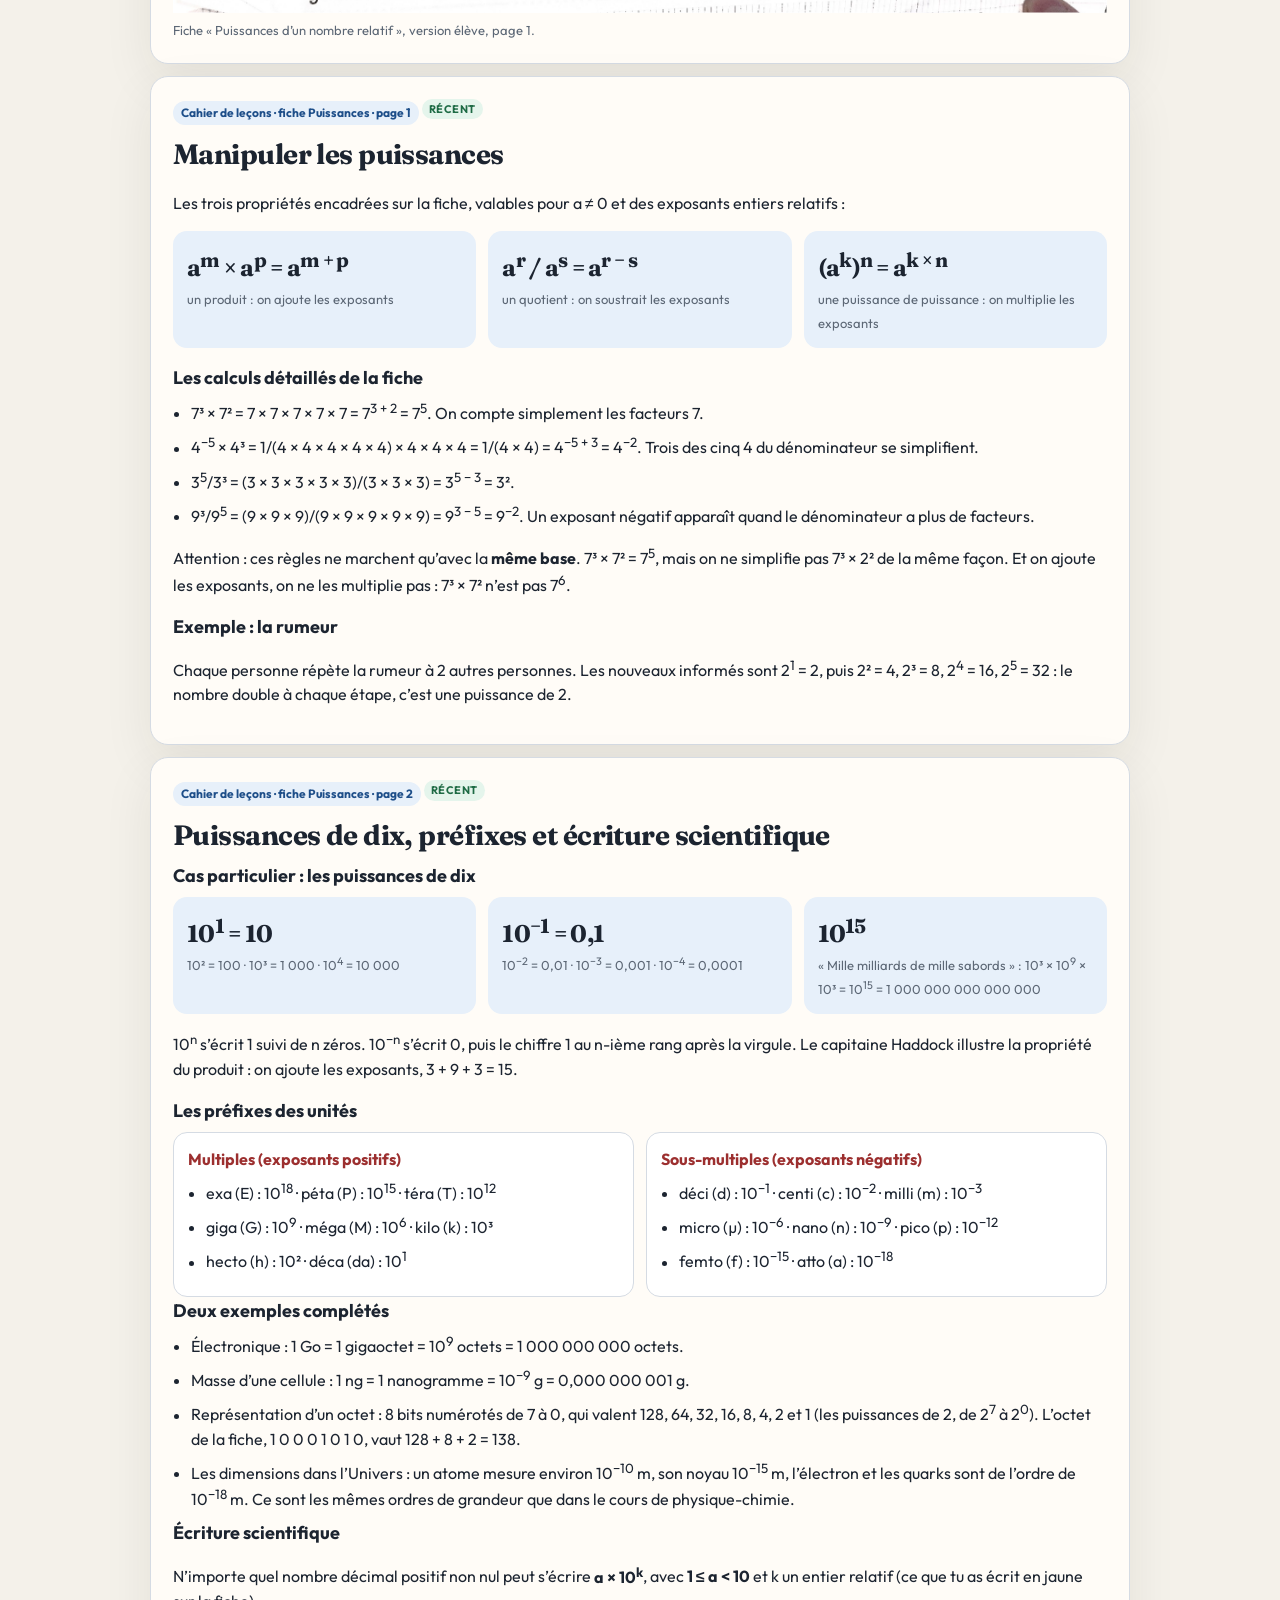
<file: mathematiques/index.html>
<!DOCTYPE html>
<html lang="fr">
<head>
  <meta charset="UTF-8" />
  <meta name="robots" content="noindex, nofollow, noarchive, noimageindex" />
  <meta name="viewport" content="width=device-width, initial-scale=1.0" />
  <title>Mathématiques — Révisions 3e A</title>
  <link rel="preconnect" href="https://fonts.googleapis.com" />
  <link rel="preconnect" href="https://fonts.gstatic.com" crossorigin />
  <link href="https://fonts.googleapis.com/css2?family=Fraunces:opsz,wght@9..144,560;9..144,680&family=Outfit:wght@400;500;600;700&display=swap" rel="stylesheet" />
  <link rel="stylesheet" href="../cahier.css?v=25" />
</head>
<body data-vue="complet" data-matiere="mathematiques">
  <div class="wrap">
    <header class="top">
      <p class="kicker">Mathématiques · 3e · Mme Durand</p>
      <h1>Fractions, racines carrées, Pythagore, fonctions, puissances</h1>
      <p class="lede">
        Le début de l’année en deux cahiers : le cahier de leçons (fractions, racines carrées, théorème de Pythagore, unités, fiches de mémorisation, puissances d’un nombre relatif et puissances de dix)
        et le cahier d’exercices (questions du jour, droite numérique, notion de fonction, problèmes, calcul littéral).
        La lecture complète suit les pages. La synthèse garde ce qu’il faut savoir. L’extra va plus loin, dans les mêmes notions.
      </p>
      <div class="toolbar" role="group" aria-label="Version de la lecture">
        <button type="button" data-vue="complet" aria-pressed="true">Complet</button>
        <button type="button" data-vue="synthese" aria-pressed="false">Synthèse</button>
        <button type="button" data-vue="extra" aria-pressed="false">Extra</button>
      </div>
    </header>

    <div class="vue-synthese">
      <section>
        <article class="card">
          <h2>Ce qu’il faut savoir, dans l’ordre du cahier</h2>
          <ol class="timeline">
            <li>
              <time>Fractions</time>
              <p>Une fraction exprime une proportion d’une unité et sert à graduer une droite. L’abscisse d’un point est le nombre qui correspond à sa place sur la droite graduée. Fractions égales : a/b = (a × k)/(b × k), avec b et k non nuls.</p>
            </li>
            <li>
              <time>√a</time>
              <p>√a est la longueur du côté d’un carré d’aire a. C’est le nombre positif dont le carré vaut a : (√a)² = a. Au collège, la racine carrée d’un nombre négatif n’est pas définie.</p>
            </li>
            <li>
              <time>x² = a</time>
              <p>Pour a strictement positif, l’équation x² = a a deux solutions : √a et −√a (si a = 0, une seule : 0 ; si a &lt; 0, aucune).</p>
            </li>
            <li>
              <time>Pythagore</time>
              <p>Si un triangle est rectangle, alors le carré de l’hypoténuse est égal à la somme des carrés des deux autres côtés. <span class="rouge">Cette relation s’appelle l’égalité de Pythagore.</span> Le théorème sert à calculer une longueur.</p>
            </li>
            <li>
              <time>Réciproque</time>
              <p>Si, dans un triangle, l’égalité de Pythagore est vérifiée, alors le triangle est rectangle, et le plus grand côté est l’hypoténuse.</p>
            </li>
            <li>
              <time>Contraposée</time>
              <p>Si l’égalité de Pythagore n’est pas vérifiée, le triangle n’est pas rectangle.</p>
            </li>
            <li>
              <time>Unités</time>
              <p>1 dm² = 100 cm². 1 dm³ = 1 000 cm³ = 1 L. 1 m³ = 1 000 L. 1 h = 60 min. 1,2 h = 1 h 12 min. 25 m/s = 90 km/h.</p>
            </li>
            <li>
              <time>Fonction</time>
              <p>Une machine de calcul transforme un nombre x (l’antécédent) en un nombre f(x) (son image). On écrit le calcul avec la lettre x, par exemple f(x) = 4x + 5.</p>
            </li>
            <li>
              <time>a<sup>n</sup></time>
              <p>a<sup>n</sup> est le produit de n facteurs égaux à a : 2<sup>4</sup> = 2 × 2 × 2 × 2 = 16. Pour a ≠ 0 : a<sup>0</sup> = 1 et a<sup>−n</sup> = 1/a<sup>n</sup>. Exemple : 2<sup>−1</sup> = 1/2 = 0,5.</p>
            </li>
            <li>
              <time>10<sup>k</sup></time>
              <p>10<sup>3</sup> = 1 000, 10<sup>−3</sup> = 0,001. Écriture scientifique : a × 10<sup>k</sup>, avec 1 ≤ a &lt; 10. Distance Terre-Soleil : 149 597 870 km ≈ 1,49 × 10<sup>8</sup> km.</p>
            </li>
          </ol>
        </article>
      </section>
      <section>
        <article class="card" data-recent>
          <h2>Puissances : l’essentiel</h2>
          <ul class="bullets">
            <li>Définition : pour n entier positif, a<sup>n</sup> = a × a × … × a (n facteurs). On passe d’un exposant au suivant en multipliant par a ; on revient en arrière en divisant par a.</li>
            <li>a<sup>1</sup> = a ; a<sup>0</sup> = 1 (pour tout a ≠ 0) ; a<sup>−n</sup> = 1/a<sup>n</sup>. Exemples : 7<sup>−2</sup> = 1/49 ; 5<sup>−2</sup> = 0,04 ; 2035<sup>0</sup> = 1.</li>
            <li>Signe : (−3)³ = −27 mais (−2)<sup>4</sup> = 16. Une puissance d’un nombre négatif est négative si l’exposant est impair, positive s’il est pair.</li>
            <li>Trois propriétés : a<sup>m</sup> × a<sup>p</sup> = a<sup>m + p</sup> ; a<sup>r</sup> / a<sup>s</sup> = a<sup>r − s</sup> ; (a<sup>k</sup>)<sup>n</sup> = a<sup>k × n</sup>. Exemples : 7³ × 7² = 7<sup>5</sup> ; 3<sup>5</sup>/3³ = 3² ; 9³/9<sup>5</sup> = 9<sup>−2</sup>.</li>
            <li>Puissances de dix : 10<sup>n</sup> s’écrit 1 suivi de n zéros (10<sup>4</sup> = 10 000) ; 10<sup>−n</sup> a le chiffre 1 au n-ième rang après la virgule (10<sup>−4</sup> = 0,0001).</li>
            <li>Préfixes : kilo 10³, méga 10<sup>6</sup>, giga 10<sup>9</sup>, téra 10<sup>12</sup> ; milli 10<sup>−3</sup>, micro 10<sup>−6</sup>, nano 10<sup>−9</sup>. 1 Go = 10<sup>9</sup> octets ; 1 ng = 10<sup>−9</sup> g.</li>
            <li>Écriture scientifique : a × 10<sup>k</sup>, avec 1 ≤ a &lt; 10 et k entier relatif. 149 597 870 km ≈ 1,49 × 10<sup>8</sup> km ; 0,000 000 000 126 m = 1,26 × 10<sup>−10</sup> m.</li>
          </ul>
        </article>
      </section>
      <section>
        <article class="card">
          <h2>Méthodes à retenir</h2>
          <ul class="bullets">
            <li>Calculer une longueur avec Pythagore : nommer le triangle rectangle et l’angle droit, écrire l’égalité avec les lettres, remplacer par les valeurs, calculer le carré, prendre la racine carrée, donner l’unité.</li>
            <li>Pour un côté de l’angle droit, on fait une soustraction : hypoténuse² − autre côté².</li>
            <li>Savoir si un triangle est rectangle : repérer le plus grand côté, calculer séparément son carré et la somme des carrés des deux autres, comparer, conclure avec la réciproque ou la contraposée.</li>
            <li>Additionner des fractions : les ramener au même dénominateur, ajouter les numérateurs, garder le dénominateur, simplifier.</li>
            <li>Diviser par un nombre revient à multiplier par son inverse. L’inverse de a/b est b/a.</li>
            <li>Marche arrière d’une machine de calcul : partir du résultat et faire les opérations contraires, dans l’ordre inverse.</li>
            <li>Trouver une écriture scientifique : placer la virgule juste après le premier chiffre non nul, puis compter de combien de rangs on l’a déplacée. Vers la gauche (grand nombre) : exposant positif ; vers la droite (petit nombre) : exposant négatif.</li>
          </ul>
        </article>
      </section>
    </div>

    <div class="vue-complet">
      <section>
        <article class="card">
          <span class="tag">Cahier de leçons · page 5</span>
          <h2>Retour sur les fractions (pense-bête)</h2>
          <h3>I. Fractions et droites graduées</h3>
          <ul class="bullets">
            <li>Les fractions servent à exprimer la proportion d’une unité. Elles sont utiles pour graduer des droites. Sur la droite du cours, l’unité de référence est partagée en 7 : 1/7, 2/7… jusqu’à 7/7 = 1, puis 8/7.</li>
            <li>Les fractions sont des nombres, puisqu’elles servent à compter et à calculer.</li>
            <li>L’abscisse d’un point est le nombre correspondant à l’emplacement de ce point sur une droite graduée.</li>
            <li>Exemple : O a pour abscisse 0, A a pour abscisse 5/6, B a pour abscisse 3/6 ou 1/2, C a pour abscisse 8/6.</li>
          </ul>
          <h3>II. Fractions égales</h3>
          <p>Propriété : pour tous les nombres a, b et k (b et k non nuls), a/b = (a × k)/(b × k).</p>
          <p>Exemple : 15/7 = (15 × 3)/(7 × 3) = 45/21.</p>
          <figure class="figure">
            <img src="../drive/files/1P8SsuaKp4is1-G8GhZaFoQIPsQJPdb7W/pages/page-01.png" alt="Pense-bête sur les fractions : droites graduées et fractions égales" />
            <figcaption>Pense-bête « Retour sur les fractions ».</figcaption>
          </figure>
        </article>

        <article class="card">
          <span class="tag">Cahier de leçons · page 7</span>
          <h2>Racines carrées et carrés parfaits</h2>
          <h3>I. Définition géométrique</h3>
          <p>√a est la longueur des côtés d’un carré d’aire a. Attention : a et √a sont des valeurs positives.</p>
          <ul class="bullets">
            <li>Un carré de côté √15 a pour aire √15 × √15 = 15.</li>
            <li>Un carré d’aire 295,84 cm² a pour côté √295,84 = 17,2 cm.</li>
            <li>Un carré d’aire a a pour côté √a, car √a × √a = a.</li>
          </ul>
          <h3>II. Définition algébrique</h3>
          <p>Soit a un nombre positif. On définit √a comme le nombre positif dont le carré vaut a, c’est-à-dire (√a)² = a, avec √a positif.</p>
          <div class="stats">
            <div class="stat"><strong>√49 = 7</strong><span>car 7² = 49 et 7 est positif</span></div>
            <div class="stat"><strong>√9 = 3</strong><span>car 3² = 9 et 3 est positif</span></div>
            <div class="stat"><strong>√0,16 = 0,4</strong><span>car 0,4² = 0,16 et 0,4 est positif</span></div>
          </div>
          <p>Remarque : au collège, la racine carrée d’un nombre négatif n’est pas définie ; la calculatrice indique un message d’erreur. Certains nombres ne peuvent s’écrire en valeur exacte qu’avec le symbole √, car ils ne sont ni décimaux ni même des fractions (√2, √3…).</p>
          <p class="note">Le titre du cahier est écrit « Carrée parfaits » : c’est « carrés parfaits ».</p>
          <figure class="figure">
            <img src="../drive/files/1P8SsuaKp4is1-G8GhZaFoQIPsQJPdb7W/pages/page-04.png" alt="Leçon sur les racines carrées : définitions géométrique et algébrique" />
            <figcaption>La leçon sur les racines carrées.</figcaption>
          </figure>
        </article>

        <article class="card">
          <span class="tag">Cahier de leçons · à connaître par cœur</span>
          <h2>La ligne des carrés</h2>
          <p>Bande collée dans le cahier, que tu as remplie, sans erreur :</p>
          <div class="stats">
            <div class="stat"><strong>1² = 1</strong><span>2² = 4 · 3² = 9</span></div>
            <div class="stat"><strong>4² = 16</strong><span>5² = 25 · 6² = 36</span></div>
            <div class="stat"><strong>7² = 49</strong><span>8² = 64 · 9² = 81</span></div>
            <div class="stat"><strong>10² = 100</strong><span>11² = 121 · 12² = 144</span></div>
          </div>
        </article>

        <article class="card">
          <span class="tag">Cahier de leçons · fiche mémo</span>
          <h2>Fiche de mémorisation : racines carrées</h2>
          <p>Ce que tu as rempli sur la fiche des questions :</p>
          <ul class="bullets">
            <li>√16 ; √100 ; √1,96 ; √2500 : tu as écrit 1 (?), 10, 1,4 et 50.</li>
            <li>√9 + √16 = 7 et √(9 + 16) = 5.</li>
            <li>√144 + √25 = 17 et √(144 + 25) = 13.</li>
            <li>Solutions de x² = a : x = √a. Pour x² = 225 : x = √225. Pour x² = 2 : x = √2.</li>
          </ul>
          <p class="note">Retouches signalées : √16 vaut 4 ; le chiffre écrit ressemble à un 1, à relire. Pour x² = a, le corrigé donne deux solutions, √a et −√a : tu n’as écrit que la positive.</p>
          <details class="a-faire">
            <summary>À compléter : les questions de la fiche restées vides (bon entraînement avant un contrôle)</summary>
            <p>Définition du carré ; carrés de 1 à 15, de 0,1 à 1,1, de −3, −12 et −1,5 ; définitions ; (√33,7)² ; x² = 0,49 et x² = 14 ; √(10,5² − 8,4²) ; √(16/25) ; √(16 + 9) ; √(1/100). Le corrigé est juste en dessous : cache-le, réponds, puis compare.</p>
          </details>
          <h3>Le corrigé de la fiche</h3>
          <ul class="bullets">
            <li>x² = x × x. Carrés : 1² = 1 ; 3² = 9 ; 6² = 36 ; 7² = 49 ; 8² = 64 ; 9² = 81 ; 11² = 121 ; 12² = 144 ; 13² = 169 ; 14² = 196 ; 15² = 225.</li>
            <li>0,1² = 0,01 ; 0,2² = 0,04 ; 0,6² = 0,36 ; 1,1² = 1,21. (−3)² = 9 ; (−12)² = 144 ; (−1,5)² = 2,25.</li>
            <li>Quand b est un nombre positif, √b est la longueur du côté du carré dont l’aire mesure b unités d’aire.</li>
            <li>(√a)² = a, avec a ≥ 0 et √a ≥ 0.</li>
            <li>√16 = 4 car 4² = 16 et 4 est positif ; √100 = 10 ; √1,96 = 1,4 ; √2500 = 50.</li>
            <li>(√33,7)² = 33,7 ; (√5,02)² = 5,02 ; (√(4 + 9))² = 13.</li>
            <li>Si a &gt; 0, x² = a a deux solutions : x = √a (positive) et x = −√a (négative). x² = 0,49 : 0,7 et −0,7. x² = 225 : 15 et −15. x² = 14 : √14 et −√14. x² = 2 : √2 et −√2.</li>
            <li>√(10,5² − 8,4²) = 6,3. √(16/25) = 4/5 = 0,8. √(16 + 9) = √25 = 5. √(1/100) = 1/10 = 0,1.</li>
          </ul>
          <p class="note">À retenir : √9 + √16 n’est pas égal à √(9 + 16). On ne peut pas « couper » une racine carrée sur une somme.</p>
        </article>

        <article class="card">
          <span class="tag">Cahier de leçons · Pythagore</span>
          <h2>Théorème de Pythagore : modèles de rédaction</h2>
          <h3>Le théorème</h3>
          <p>Si un triangle est rectangle, alors le carré de l’hypoténuse est égal à la somme des carrés des deux autres côtés. <span class="rouge">Cette relation s’appelle « l’égalité de Pythagore ».</span></p>
          <p>Dans le triangle ARE rectangle en R, l’égalité de Pythagore s’écrit z² = x² + y², soit AE² = RE² + RA². Sur la figure, les trois carrés construits sur les côtés ont pour aires x², y² et z².</p>

          <h3>1re utilisation : calculer la longueur du 3e côté</h3>
          <p>On sait que le triangle est rectangle et on connaît deux longueurs.</p>
          <p><strong>Énoncé 1.</strong> ARE est rectangle en R, AR = 2 cm, RE = 3 cm. Calculer AE.</p>
          <ul class="bullets">
            <li>Dans le triangle ARE rectangle en R, d’après le théorème de Pythagore :</li>
            <li>AE² = ER² + AR² (on écrit l’égalité sans les valeurs) ;</li>
            <li>AE² = 3² + 2² (on remplace par les valeurs) ;</li>
            <li>AE² = 13 (le carré de la longueur cherchée) ;</li>
            <li>AE = √13 (la valeur exacte) ; AE ≈ 3,6 cm (valeur approchée au dixième).</li>
          </ul>
          <p>À retenir : √13 × √13 = 13.</p>
          <p><strong>Énoncé 2.</strong> LMN est rectangle en N, LN = 3 cm. Calculer NM.</p>
          <ul class="bullets">
            <li>Dans le triangle LMN rectangle en N, d’après le théorème de Pythagore : LM² = LN² + NM².</li>
            <li>7,2² = 3² + NM², donc NM² = 7,2² − 3² = 42,84.</li>
            <li>NM = √42,84 cm (valeur exacte), soit environ 6,5 cm.</li>
          </ul>
          <p>Remarque du cours : pour calculer la longueur d’un côté de l’angle droit, on utilise une <strong>soustraction</strong>.</p>
          <p class="note">Retouche signalée : l’énoncé imprimé dit LM = 7 cm, mais la figure indique 7,2 cm et tu calcules avec 7,2. Avec 7 cm, on trouverait NM² = 40 et NM ≈ 6,3 cm. À vérifier avec le professeur.</p>

          <h3>2e utilisation : savoir si un triangle est rectangle</h3>
          <p>On connaît les longueurs des trois côtés.</p>
          <ul class="bullets">
            <li><strong>Réciproque</strong> : si, dans un triangle, l’égalité de Pythagore est vérifiée, alors ce triangle est rectangle et le plus long côté est l’hypoténuse.</li>
            <li><strong>Contraposée</strong> : si, dans un triangle, l’égalité de Pythagore n’est pas vérifiée, alors ce triangle ne peut pas être rectangle.</li>
          </ul>
          <p>Méthode : citer le triangle et la méthode, repérer le plus grand côté, calculer séparément, comparer, conclure en citant le raisonnement.</p>
          <p><strong>Triangle DHB</strong> (DH = 4,1 cm, DB = 5,7 cm, HB = 7 cm). HB² = 7² = 49. DH² + DB² = 4,1² + 5,7² = 49,3. On constate que HB² ≠ DH² + DB². L’égalité de Pythagore n’est pas vérifiée : d’après la contraposée du théorème, DHB n’est pas rectangle.</p>
          <p><strong>Triangle PMR</strong> (PR = 4,8 cm, PM = 3,6 cm, MR = 6 cm). MR² = 6² = 36. PR² + PM² = 4,8² + 3,6² = 36. L’égalité est vérifiée : d’après la réciproque, PMR est rectangle, en P.</p>
          <p class="note">La fiche renvoie aussi à deux vidéos (conjecture et démonstration du théorème), par QR code.</p>
          <figure class="figure">
            <img src="../drive/files/1P8SsuaKp4is1-G8GhZaFoQIPsQJPdb7W/pages/page-02.png" alt="Modèles de rédaction du théorème de Pythagore, énoncés 1 et 2" />
            <figcaption>Modèles de rédaction, première utilisation.</figcaption>
          </figure>
          <figure class="figure">
            <img src="../drive/files/1P8SsuaKp4is1-G8GhZaFoQIPsQJPdb7W/pages/page-03.png" alt="Réciproque et contraposée, triangles DHB et PMR" />
            <figcaption>Réciproque, contraposée et deux triangles à tester.</figcaption>
          </figure>
        </article>

        <article class="card">
          <span class="tag">Cahier de leçons · copie notée 5/5</span>
          <h2>Problème de l’armoire</h2>
          <p>On cherche à savoir si la diagonale de l’armoire passe sous le plafond, haut de 260 cm.</p>
          <ul class="bullets">
            <li>Croquis : armoire ABCD, AB = 80 cm, BC = 250 cm, angle droit en B.</li>
            <li>Puisque le triangle ABC est rectangle en B, on utilise le théorème de Pythagore : AC² = AB² + BC².</li>
            <li>AC² = 80² + 250² = 68 900, donc AC = √68 900 ≈ 262,5 cm.</li>
            <li>La diagonale de l’armoire ne passe pas sous le plafond, car 262,5 &gt; 260.</li>
          </ul>
          <p class="note">Copie notée 5/5, avec « TB ». Elle porte ton nom : elle n’est pas affichée en image.</p>
        </article>

        <article class="card">
          <span class="tag">Cahier de leçons · fiche mémo</span>
          <h2>Fiche de mémorisation : Pythagore</h2>
          <p class="note">La fiche des questions n’est pas remplie. Voici le corrigé imprimé collé à côté.</p>
          <ul class="bullets">
            <li>Dans un triangle rectangle, l’aire du carré construit sur l’hypoténuse est égale à la somme des aires des carrés construits sur les deux autres côtés.</li>
            <li>Dans le triangle BUS rectangle en U : BS² = UB² + US². On repère bien l’hypoténuse ; on n’oublie pas les carrés.</li>
            <li>Le théorème sert à calculer une longueur quand on en connaît déjà deux, pas forcément l’hypoténuse. On l’utilise quand on a un triangle rectangle et qu’on connaît deux longueurs.</li>
            <li>Exemple 1 : RAS rectangle en A, RA = 7,2 cm, RS = 9,7 cm. RS² = AR² + AS², donc AS² = 9,7² − 7,2² = 42,25 et AS = √42,25 = 6,5 cm.</li>
            <li>Si MN² = 24,3, alors MN = √24,3 ≈ 4,93.</li>
            <li>La réciproque sert à prouver qu’un triangle est rectangle. On l’utilise quand on connaît les trois côtés et que l’égalité est vérifiée. Si elle ne l’est pas, on conclut avec la contraposée que le triangle n’est pas rectangle.</li>
            <li>Exemple 2 : AB = 8,1 cm, BC = 10,8 cm, AC = 13,5 cm. On le trace avec un compas et une règle graduée. AC² = 13,5² = 182,25 et BA² + BC² = 8,1² + 10,8² = 182,25. D’après la réciproque, ABC est rectangle en B.</li>
            <li>L’étagère de Lou (MP = NL = 29,5 cm, NP = 11,5 cm donc MN = 29,5 − 11,5 = 18 cm, et ML = 23,5 cm) : le mur est vertical, il faut savoir si l’étagère lui est perpendiculaire. MNL n’est pas rectangle, car LN² = 29,5² = 870,25 et MN² + ML² = 18² + 23,5² = 876,25. L’étagère n’est pas horizontale.</li>
          </ul>
        </article>

        <article class="card">
          <span class="tag">Cahier de leçons · fiche</span>
          <h2>Grandeurs et unités</h2>
          <ul class="bullets">
            <li>Avec des mètres on mesure des longueurs, avec des m² des aires (surfaces), avec des m³ des volumes.</li>
            <li>1 cm² est l’aire d’un carré de 1 cm de côté. 1 dm² est l’aire d’un carré de 10 cm de côté : il faut 100 cm² pour recouvrir 1 dm².</li>
            <li>1 cm³ est le volume d’un cube de 1 cm de côté. 1 dm³ est le volume d’un cube de 10 cm de côté : il faut 1 000 cm³ pour remplir 1 dm³.</li>
            <li>1 dm³ = 1 litre et 1 m³ = 1 000 litres. Exemple : 956,2 dm² = 95 620 cm² = 9,562 m².</li>
          </ul>
          <p class="note">La fiche imprimée écrit « 1 dm³ est le volume d’un cube de 1 dm de côté, c’est-à-dire un carré de 10 cm de côté » : il faut lire « un cube ».</p>
          <h3>Durées</h3>
          <div class="stats">
            <div class="stat"><strong>0,1 h = 6 min</strong><span>0,25 h = 15 min</span></div>
            <div class="stat"><strong>0,5 h = 30 min</strong><span>0,75 h = 45 min</span></div>
            <div class="stat"><strong>1,2 h = 1 h 12 min</strong><span>1,2 h = 1 h + 0,2 h</span></div>
            <div class="stat"><strong>2 h 30 = 2,5 h</strong><span>45 min = 0,75 h</span></div>
          </div>
          <ul class="bullets">
            <li>0,25 min = 15 s ; 1,5 min = 90 s ; 0,1 min = 6 s. 30 s = 0,5 min ; 45 s = 0,75 min ; 12 s = 0,2 min ; 66 s = 1,1 min.</li>
            <li>127,3 min = 120 min + 7 min + 0,3 min = 2 h 7 min 18 s.</li>
          </ul>
          <h3>Vitesses</h3>
          <ul class="bullets">
            <li>25 m × 3 600 = 90 000 m = 90 km, donc 25 m/s = 90 km/h.</li>
            <li>Avec un tableau de proportionnalité : 30 m en 48 s, c’est 2 250 m en 3 600 s, soit 2,25 km/h.</li>
            <li>Distances et durées : 240 km en 1 h ; 600 km en 2,5 h ; 180 km en 0,75 h ; 288 km en 1,2 h.</li>
          </ul>
          <figure class="figure">
            <img src="../drive/files/1P8SsuaKp4is1-G8GhZaFoQIPsQJPdb7W/pages/page-06.png" alt="Fiche sur les unités d’aire, de volume, les durées et les vitesses" />
            <figcaption>La fiche des unités.</figcaption>
          </figure>
        </article>

        <article class="card">
          <span class="tag">Cahier de leçons · fiche mémo</span>
          <h2>Fiche de mémorisation : les fractions</h2>
          <p>Ce que tu as rempli :</p>
          <ul class="bullets">
            <li>Q3 : 5/7 = 15/21 ; 15/35 = 3/7.</li>
            <li>Q4 : 12/20 = 3/5 ; −18/45 = −2/5.</li>
            <li>Q5 : (12/17) × 17 = 12 ; (37/9) × 9 = 37 ; (1/6) × 6 = 1.</li>
            <li>Q8 et Q9 : calculs commencés (mise au même dénominateur), sans résultat final.</li>
          </ul>
          <p class="note">Retouches signalées, question 6 (calcul de tête) : tu as écrit « −15/366 » pour (−15/11) × 33, alors que le corrigé donne −45 ; et « 9 × 3 : 6 = 4,5 » pour (6/9) × 3, alors que le corrigé donne 2. À compléter pour s’entraîner : la question 6 c et les questions 1, 2 et 7.</p>
          <h3>Le corrigé de la fiche</h3>
          <ul class="bullets">
            <li>Une fraction est supérieure à l’unité quand le numérateur est supérieur au dénominateur. Exemple : une partie hachurée qui représente 4/3 du rectangle de référence.</li>
            <li>On obtient une fraction égale en multipliant ou en divisant le numérateur ET le dénominateur par un même nombre différent de 0.</li>
            <li>5/7 = (5 × 3)/(7 × 3) = 15/21 ; 15/35 = (15 ÷ 5)/(35 ÷ 5) = 3/7 ; 12/20 = 3/5 ; −18/45 = −2/5.</li>
            <li>Calcul de tête : (−15/11) × 33 = −15 × 3 = −45 ; (6/9) × 3 = 18 : 9 = 2 ; −15 × (−28/7) = −15 × (−4) = 60.</li>
            <li>Ajouter ou soustraire des fractions : 1. les ramener au même dénominateur ; 2. ajouter les numérateurs ; 3. conserver le dénominateur ; 4. simplifier.</li>
            <li>3/4 + 2/3 = 9/12 + 8/12 = 17/12 ; −5/14 + 7/6 = −15/42 + 49/42 = 34/42 = 17/21.</li>
            <li>7/8 − 3/2 = 7/8 − 12/8 = −5/8 ; −6/15 − 7/10 = −12/30 − 21/30 = −33/30 = −11/10.</li>
          </ul>
        </article>

        <article class="card" data-recent>
          <span class="tag">Cahier de leçons · fiche Puissances · page 1</span>
          <h2>Puissances d’un nombre relatif : a<sup>n</sup></h2>
          <h3>Définition</h3>
          <p>Pour un nombre relatif a et un entier n positif, a<sup>n</sup> est le produit de n facteurs égaux à a : a<sup>n</sup> = a × a × … × a. Le nombre n est l’<strong>exposant</strong>. La fiche présente une échelle d’exposants, de −3 à 3 : on passe d’une case à la suivante en <strong>multipliant par a</strong> (vers la droite, × a) ou en <strong>divisant par a</strong> (vers la gauche, : a).</p>
          <div class="stats">
            <div class="stat"><strong>a³ = a × a × a</strong><span>a² = a × a · a<sup>1</sup> = a</span></div>
            <div class="stat"><strong>a<sup>0</sup> = 1</strong><span>la case du milieu, encadrée en rouge</span></div>
            <div class="stat"><strong>a<sup>−1</sup> = 1/a</strong><span>a<sup>−2</sup> = 1/(a × a) = 1/a² · a<sup>−3</sup> = 1/(a × a × a) = 1/a³</span></div>
          </div>
          <p>Exposants positifs à droite de a<sup>0</sup>, exposants négatifs à gauche. Un exposant négatif ne rend pas le nombre négatif : il indique un <strong>inverse</strong>.</p>
          <p class="note">Les cadres « À retenir » et « Propriété » sont restés vides sur la fiche. À y écrire : a<sup>−n</sup> = 1/a<sup>n</sup> (a ≠ 0), et a<sup>0</sup> = 1 pour tout nombre a ≠ 0.</p>
          <h3>Les exemples que tu as complétés</h3>
          <ul class="bullets">
            <li>Exposants négatifs : 7<sup>−2</sup> = 1/7² = 1/49 ; 2<sup>−1</sup> = 1/2 = 0,5 ; 5<sup>−2</sup> = 1/25 = 0,04 ; (−12)<sup>−1</sup> = 1/(−12) ; (−3)<sup>−4</sup> = 1/(−3)<sup>4</sup> = 1/81.</li>
            <li>Exposant zéro : 2035<sup>0</sup> = 1 ; (−1)<sup>0</sup> = 1 ; 10<sup>0</sup> = 1 ; 2,7<sup>0</sup> = 1. Quel que soit le nombre (non nul), sa puissance 0 vaut 1.</li>
            <li>Exposants positifs : 2<sup>4</sup> = 16 ; 5³ = 125 ; (−3)³ = −27 ; 1<sup>2020</sup> = 1 ; (−2)<sup>4</sup> = 16 ; 0,3² = 0,09.</li>
          </ul>
          <p class="note">Retouche signalée : la case 0,6² est restée vide. 0,6 × 0,6 = 0,36, comme sur ta fiche de mémorisation des racines carrées. Remarque aussi le signe : (−3)³ = −27 est négatif, mais (−2)<sup>4</sup> = 16 et (−3)<sup>−4</sup> = 1/81 sont positifs.</p>
          <figure class="figure">
            <img src="../drive/files/1BaDIlzFVppsWoThIZvhqIEHEz5NHGW4v/pages/page-1.png" alt="Fiche Puissances d’un nombre relatif : échelle des exposants, exemples, propriétés et la rumeur" />
            <figcaption>Fiche « Puissances d’un nombre relatif », version élève, page 1.</figcaption>
          </figure>
        </article>

        <article class="card" data-recent>
          <span class="tag">Cahier de leçons · fiche Puissances · page 1</span>
          <h2>Manipuler les puissances</h2>
          <p>Les trois propriétés encadrées sur la fiche, valables pour a ≠ 0 et des exposants entiers relatifs :</p>
          <div class="stats">
            <div class="stat"><strong>a<sup>m</sup> × a<sup>p</sup> = a<sup>m + p</sup></strong><span>un produit : on ajoute les exposants</span></div>
            <div class="stat"><strong>a<sup>r</sup> / a<sup>s</sup> = a<sup>r − s</sup></strong><span>un quotient : on soustrait les exposants</span></div>
            <div class="stat"><strong>(a<sup>k</sup>)<sup>n</sup> = a<sup>k × n</sup></strong><span>une puissance de puissance : on multiplie les exposants</span></div>
          </div>
          <h3>Les calculs détaillés de la fiche</h3>
          <ul class="bullets">
            <li>7³ × 7² = 7 × 7 × 7 × 7 × 7 = 7<sup>3 + 2</sup> = 7<sup>5</sup>. On compte simplement les facteurs 7.</li>
            <li>4<sup>−5</sup> × 4³ = 1/(4 × 4 × 4 × 4 × 4) × 4 × 4 × 4 = 1/(4 × 4) = 4<sup>−5 + 3</sup> = 4<sup>−2</sup>. Trois des cinq 4 du dénominateur se simplifient.</li>
            <li>3<sup>5</sup>/3³ = (3 × 3 × 3 × 3 × 3)/(3 × 3 × 3) = 3<sup>5 − 3</sup> = 3².</li>
            <li>9³/9<sup>5</sup> = (9 × 9 × 9)/(9 × 9 × 9 × 9 × 9) = 9<sup>3 − 5</sup> = 9<sup>−2</sup>. Un exposant négatif apparaît quand le dénominateur a plus de facteurs.</li>
          </ul>
          <p>Attention : ces règles ne marchent qu’avec la <strong>même base</strong>. 7³ × 7² = 7<sup>5</sup>, mais on ne simplifie pas 7³ × 2² de la même façon. Et on ajoute les exposants, on ne les multiplie pas : 7³ × 7² n’est pas 7<sup>6</sup>.</p>
          <h3>Exemple : la rumeur</h3>
          <p>Chaque personne répète la rumeur à 2 autres personnes. Les nouveaux informés sont 2<sup>1</sup> = 2, puis 2² = 4, 2³ = 8, 2<sup>4</sup> = 16, 2<sup>5</sup> = 32 : le nombre double à chaque étape, c’est une puissance de 2.</p>
        </article>

        <article class="card" data-recent>
          <span class="tag">Cahier de leçons · fiche Puissances · page 2</span>
          <h2>Puissances de dix, préfixes et écriture scientifique</h2>
          <h3>Cas particulier : les puissances de dix</h3>
          <div class="stats">
            <div class="stat"><strong>10<sup>1</sup> = 10</strong><span>10² = 100 · 10³ = 1 000 · 10<sup>4</sup> = 10 000</span></div>
            <div class="stat"><strong>10<sup>−1</sup> = 0,1</strong><span>10<sup>−2</sup> = 0,01 · 10<sup>−3</sup> = 0,001 · 10<sup>−4</sup> = 0,0001</span></div>
            <div class="stat"><strong>10<sup>15</sup></strong><span>« Mille milliards de mille sabords » : 10³ × 10<sup>9</sup> × 10³ = 10<sup>15</sup> = 1 000 000 000 000 000</span></div>
          </div>
          <p>10<sup>n</sup> s’écrit 1 suivi de n zéros. 10<sup>−n</sup> s’écrit 0, puis le chiffre 1 au n-ième rang après la virgule. Le capitaine Haddock illustre la propriété du produit : on ajoute les exposants, 3 + 9 + 3 = 15.</p>
          <h3>Les préfixes des unités</h3>
          <div class="defs">
            <article class="def">
              <h3>Multiples (exposants positifs)</h3>
              <ul class="bullets">
                <li>exa (E) : 10<sup>18</sup> · péta (P) : 10<sup>15</sup> · téra (T) : 10<sup>12</sup></li>
                <li>giga (G) : 10<sup>9</sup> · méga (M) : 10<sup>6</sup> · kilo (k) : 10³</li>
                <li>hecto (h) : 10² · déca (da) : 10<sup>1</sup></li>
              </ul>
            </article>
            <article class="def">
              <h3>Sous-multiples (exposants négatifs)</h3>
              <ul class="bullets">
                <li>déci (d) : 10<sup>−1</sup> · centi (c) : 10<sup>−2</sup> · milli (m) : 10<sup>−3</sup></li>
                <li>micro (µ) : 10<sup>−6</sup> · nano (n) : 10<sup>−9</sup> · pico (p) : 10<sup>−12</sup></li>
                <li>femto (f) : 10<sup>−15</sup> · atto (a) : 10<sup>−18</sup></li>
              </ul>
            </article>
          </div>
          <h3>Deux exemples complétés</h3>
          <ul class="bullets">
            <li>Électronique : 1 Go = 1 gigaoctet = 10<sup>9</sup> octets = 1 000 000 000 octets.</li>
            <li>Masse d’une cellule : 1 ng = 1 nanogramme = 10<sup>−9</sup> g = 0,000 000 001 g.</li>
            <li>Représentation d’un octet : 8 bits numérotés de 7 à 0, qui valent 128, 64, 32, 16, 8, 4, 2 et 1 (les puissances de 2, de 2<sup>7</sup> à 2<sup>0</sup>). L’octet de la fiche, 1 0 0 0 1 0 1 0, vaut 128 + 8 + 2 = 138.</li>
            <li>Les dimensions dans l’Univers : un atome mesure environ 10<sup>−10</sup> m, son noyau 10<sup>−15</sup> m, l’électron et les quarks sont de l’ordre de 10<sup>−18</sup> m. Ce sont les mêmes ordres de grandeur que dans le cours de physique-chimie.</li>
          </ul>
          <h3>Écriture scientifique</h3>
          <p>N’importe quel nombre décimal positif non nul peut s’écrire <strong>a × 10<sup>k</sup></strong>, avec <strong>1 ≤ a &lt; 10</strong> et k un entier relatif (ce que tu as écrit en jaune sur la fiche).</p>
          <ul class="bullets">
            <li>Distance Terre-Soleil : 149 597 870 km (écriture décimale) = 1,49 × 10<sup>8</sup> km (écriture scientifique, arrondie). La valeur exacte serait 1,4959787 × 10<sup>8</sup> km.</li>
            <li>Rayon d’un atome de fer : 0,000 000 000 126 m (écriture décimale) = 1,26 × 10<sup>−10</sup> m (écriture scientifique).</li>
          </ul>
          <p><strong>Méthode</strong> : on place la virgule juste après le premier chiffre non nul (1,49… ou 1,26), puis on compte de combien de rangs on l’a déplacée. Pour 149 597 870, la virgule recule de 8 rangs vers la gauche : exposant 8. Pour 0,000 000 000 126, elle avance de 10 rangs vers la droite : exposant −10. Vérification : 1,49 × 10<sup>8</sup> = 149 000 000, du bon ordre de grandeur.</p>
          <p class="note">Retouche signalée : pour la distance Terre-Soleil, tu avais d’abord écrit 1,49 × 10³ (barré), puis corrigé en 10<sup>8</sup>. 1,49 × 10³ ne ferait que 1 490 km. Compte toujours les rangs de la virgule : 149 597 870 a 9 chiffres, donc la virgule se déplace de 8 rangs.</p>
          <figure class="figure">
            <img src="../drive/files/1BaDIlzFVppsWoThIZvhqIEHEz5NHGW4v/pages/page-2.png" alt="Fiche Puissances de dix : positives, négatives, préfixes, octet, écriture scientifique" />
            <figcaption>Fiche « Cas particulier : les puissances de dix », version élève, page 2.</figcaption>
          </figure>
        </article>
      </section>

      <section>
        <article class="card">
          <span class="tag">Cahier d’exercices · Mme Durand · 2026-2027</span>
          <h2>Questions du jour : conversions</h2>
          <h3>Q1. Unités de temps</h3>
          <p>Tes réponses, justes : 1 jour = 24 h ; 1 h = 3 600 s ; 1 jour = 86 400 s ; 1 min = 60 s ; 1 h = 60 min ; 1 semaine = 7 jours ; 1 mois ≈ 4 semaines ; 1 année non bissextile = 12 mois = 52 semaines (environ) = 365 jours.</p>
          <h3>Q2. Longueurs</h3>
          <p>Tu as complété le tableau des unités (mm, cm, dm, m, dam, hm, km) et noté : Castelnau–Palavas ≈ 15 km, ta taille 1,63 m, la longueur de la feuille 29,5 cm, l’altitude du Mont-Blanc 4 100 m.</p>
          <p class="note">Retouche signalée : le Mont-Blanc mesure environ 4 805 m. Le tableau des masses n’est que partiellement rempli (mg, g, dg, hg, kg).</p>
          <h3>Q3. Aires</h3>
          <ul class="bullets">
            <li>2,5 m² = 250 dm² ; 550 000 cm² = 55 m² ; 567 m² = 0,0567 hm² : justes.</li>
          </ul>
          <p class="note">Retouches signalées : « combien de carrés de 1 cm² dans un carré de 1 dm² ? » Tu as écrit 10 ; la réponse est 100 (10 rangées de 10). Tu as écrit 0,0324 dm² = 0,00000324 mm² : c’est 324 mm², car on passe aux unités plus petites, donc on multiplie par 10 000. Le tableau des unités d’aire reste à remplir : un bon exercice de révision.</p>
          <h3>Q4. Volumes et capacités</h3>
          <ul class="bullets">
            <li>Dans un cube de 1 dm de côté, on met 1 000 cubes de 1 cm. Dans un cube de 1 m, 1 000 000.</li>
            <li>À retenir : 1 L = 1 dm³.</li>
            <li>25,6 dm³ = 25 600 cm³ ; 25 L = 25 000 cm³ ; 25,6 dm³ = 0,0256 m³ ; 7,5 m³ = 7 500 L.</li>
          </ul>
          <h3>Q5. Durées</h3>
          <ul class="bullets">
            <li>Lignes de temps : 0,1 h = 6 min ; 0,25 h = 15 min ; 0,5 h = 30 min ; 0,6 h = 36 min ; 0,75 h = 45 min ; 0,9 h = 54 min.</li>
            <li>Tableau de proportionnalité, coefficient × 60 : 0,5 h = 30 min ; 0,25 h = 15 min ; 0,75 h = 45 min ; 0,1 h = 6 min ; 1,2 h = 72 min.</li>
          </ul>
          <p class="note">Pour 1,2 h, l’écriture du cahier ressemble à « 672 min » : c’est 72 min (1 h 12 min), comme dans la fiche des unités.</p>
          <h3>Q6. Calculs de durées et d’horaires</h3>
          <ul class="bullets">
            <li>Avion Berlin 19 h 50 → Londres, vol de 1 h 50 : 19 h 50 + 10 min = 20 h 00, il reste 1 h 40, donc arrivée à 21 h 40.</li>
            <li>Train Paris 6 h 47 → Montpellier 9 h 18 : 6 h 47 + 13 min = 7 h 00, 7 h 00 + 2 h 18 = 9 h 18, donc durée 2 h 18 + 13 min = 2 h 31.</li>
          </ul>
          <p class="note">Les phrases « Prépare quelques phrases pour expliquer ta méthode » ne sont pas écrites.</p>
        </article>

        <article class="card">
          <span class="tag">Cahier d’exercices · page 5</span>
          <h2>Tout sur les nombres, droite numérique</h2>
          <p>Tes notes : chiffres, nombres entiers, décimaux, négatifs ; multiplications, divisions, additions, soustractions. « Les nombres sont des outils mathématiques qui servent à compter, mesurer, calculer avec une unité de référence. » Sur la droite numérique, 1/3 est placé entre 0 et 1 : c’est un nombre rationnel non décimal.</p>
          <h3>Exercice 1 (visa du professeur : « Bien »)</h3>
          <ul class="bullets">
            <li>a) Graduations complétées, justes : de 2,75 à 5,25 de 0,25 en 0,25 ; de −8,4 à −6,4 de 0,2 en 0,2 ; de 1 à 5,9 de 0,7 en 0,7.</li>
            <li>b) Abscisses : A = 2,92 ; B = 2,96 ; C = 3,01 ; D = 2,88. Les premières réponses ont été barrées et corrigées.</li>
          </ul>
          <h3>Exercice 2</h3>
          <p>1) Les nombres 5/12, 1/2, 1/4, 0,75, 1,25 puis 16/12, 1/3, 2/3, 7/6 sont placés sur deux droites graduées.</p>
          <p class="note">2) « Écris ces nombres sous la forme d’une fraction de dénominateur 12 » : pas fait sur cette page.</p>
        </article>

        <article class="card">
          <span class="tag">Cahier d’exercices · fiche</span>
          <h2>Notion de fonction</h2>
          <p>Une machine effectue une suite de calculs à partir de n’importe quel nombre. Le nombre d’entrée x est l’<strong>antécédent</strong> ; le résultat f(x) est l’<strong>image</strong> (tes notes sur la fiche).</p>
          <h3>Q1. Multiplier par 4, puis ajouter 5</h3>
          <p>f(0) = 0 × 4 + 5 = 5 ; f(3) = 12 + 5 = 17 ; f(2,5) = 10 + 5 = 15. Donc f(x) = x × 4 + 5.</p>
          <h3>Q2. Ajouter 7, multiplier par 3, soustraire 1</h3>
          <p>f(2) = 9 × 3 − 1 = 26 ; f(−1) = 6 × 3 − 1 = 17 ; f(10/3) = 30. Donc f(x) = (x + 7) × 3 − 1.</p>
          <h3>Q3. Diviser par 10, ajouter 1,2, multiplier par 3</h3>
          <p>f(−30) = −5,4 ; f(18) = 9. Tu écris f(x) = ((x : 10) + 1,2) × 3.</p>
          <p class="note">Retouche signalée : tu as écrit f(13,8) = 5,74. Le calcul donne 13,8 : 10 = 1,38 ; 1,38 + 1,2 = 2,58 ; 2,58 × 3 = 7,74.</p>
          <h3>Q4. Construire la machine de f(x) = (x + 7) × x − 5</h3>
          <p>Tu as dessiné : ajouter 7, puis multiplier par x, puis soustraire 5.</p>
          <h3>Q5. Marche arrière : multiplier par 3, ajouter 6, multiplier par 2</h3>
          <ul class="bullets">
            <li>f(x) = −42 : −42 : 2 = −21 ; −21 − 6 = −27 ; −27 : 3 = −9.</li>
            <li>f(x) = 21 : 10,5 ; 4,5 ; 1,5.</li>
            <li>f(x) = 40 : 20 ; 14 ; 14 : 3 ≈ 4,6667 (valeur exacte 14/3).</li>
            <li>Tu écris f(x) = 2(3x + 6).</li>
          </ul>
          <h3>Q6. Multiplier par x, soustraire 20, diviser par 10</h3>
          <p>f(5) = (25 − 20) : 10 = 0,5 ; f(9) = (81 − 20) : 10 = 6,1 ; f(−3) = (9 − 20) : 10 = −1,1.</p>
          <p class="note">Retouche signalée : tu as écrit f(x) = 10 : (x² − 20). L’ordre est inversé : c’est f(x) = (x² − 20) : 10.</p>
          <h3>Q7. Marche arrière : multiplier par x, soustraire 5, multiplier par 3</h3>
          <ul class="bullets">
            <li>f(x) = 33 : 33 : 3 = 11 ; 11 + 5 = 16 ; x = √16 = 4, ou −4.</li>
            <li>f(x) = 660 : 220 ; 225 ; x = √225 = 15, ou −15.</li>
          </ul>
          <p class="note">Dans le tableau, la troisième colonne (pour f(x) = 54) et l’expression de f(x) ne sont pas remplies : bon entraînement à terminer.</p>
          <figure class="figure">
            <img src="../drive/files/1Kb9R-3YRocsOsZ1TBUOIMrOthgbubxBg/pages/page-06.png" alt="Fiche Notion de fonction, questions 1 à 3" />
            <figcaption>Notion de fonction, questions 1 à 3.</figcaption>
          </figure>
        </article>

        <article class="card">
          <span class="tag">Cahier d’exercices · problèmes</span>
          <h2>Quelques problèmes numériques</h2>
          <p><strong>Problème 1.</strong> Un basketteur réussit 8 tirs sur 10, un autre 16 sur 20. Ta réponse : les deux ont la même réussite, car en multipliant par 2 pour le premier, on obtient 16 sur 20.</p>
          <p><strong>Problème 2.</strong> La fraction est-elle un nombre décimal ?</p>
          <ul class="bullets">
            <li>a) 30/60 : oui, 30/60 = 1/2 = 0,5.</li>
            <li>b) 5/15 : non (1/3 n’est pas décimal). Tu as coché puis rayé, et barré l’écriture décimale.</li>
            <li>c) 34/20 : oui, 34/20 = 17/10 = 1,7.</li>
          </ul>
          <p><strong>Problème 3.</strong> Axe gradué de −4 à 2, de 0,6 en 0,6 (graduations que tu as écrites). a) « L’abscisse de A est positive » : faux. b) « L’abscisse de C est −2,8 » : vrai. c) « Le milieu de [AB] a une abscisse entière » : vrai.</p>
          <p><strong>Problème 4.</strong> 25 élèves : 15 filles (60 %) et 10 garçons (40 %).</p>
          <ul class="bullets">
            <li>a) « Si une fille et un garçon arrivent, les proportions restent les mêmes » : faux. Tu notes que la proportion de garçons n’est plus 40 %.</li>
            <li>b) « La proportion de filles varie si un garçon arrive et une fille part » : tu expliques qu’il y aura une fille de moins et un garçon de plus, donc la proportion de garçons augmente et celle des filles diminue.</li>
          </ul>
          <p class="note">Retouche signalée, problème 4 b : les deux cases sont marquées (l’une noircie, l’autre cochée), et la case cochée semble être « Faux ». Or ton explication conduit à « Vrai ». À vérifier avec le corrigé. Dans le problème 4 a, les calculs (11 × 2, 11 : 2) gagneraient à être rédigés plus clairement.</p>
        </article>

        <article class="card">
          <span class="tag">Cahier d’exercices · page 8</span>
          <h2>Approche 1 : calculs avec des fractions</h2>
          <ul class="bullets">
            <li>Propriété 1 : dans un calcul en ligne, la multiplication et la division sont prioritaires devant les additions et soustractions.</li>
            <li>Propriété 2 : a/b = (k × a)/(k × b), avec b ≠ 0 et k ≠ 0.</li>
            <li>Propriété 3 : g/p + h/p = (g + h)/p, avec p ≠ 0.</li>
            <li>Propriété 4 : un multiple commun de deux entiers m et n est un nombre qui est à la fois dans la table de m et dans celle de n.</li>
            <li>Propriété 5 : (a/b) × (c/d) = (a × c)/(b × d), avec b ≠ 0 et d ≠ 0.</li>
            <li>Propriété 6 : le nombre a/b a pour inverse b/a (a et b non nuls).</li>
            <li>Propriété 7 : diviser par un nombre équivaut à multiplier par son inverse.</li>
            <li>Rappel : a/b = a : b.</li>
          </ul>
          <p class="note">Travail à faire : calculer A = (5/6 + 5/2 × 1/4) / (2/3 × 7/3) en indiquant la propriété utilisée à chaque étape. Pas encore fait dans le cahier.</p>
        </article>

        <article class="card">
          <span class="tag">Cahier d’exercices · automatismes</span>
          <h2>Calculer une longueur avec Pythagore</h2>
          <h3>Exercice 1 : tout est juste</h3>
          <ul class="bullets">
            <li>Exemple : ?² = 8² + 6² = 100, ? = 10.</li>
            <li>Hypoténuse 15, côté 12 : ?² = 15² − 12² = 81, ? = 9.</li>
            <li>Côtés 5,6 et 4,2 : ?² = 5,6² + 4,2² = 49, ? = 7.</li>
            <li>Hypoténuse 17, côté 15 : ?² = 17² − 15² = 64, ? = 8.</li>
            <li>Hypoténuse 14,3, côté 13,2 : ?² = 30,25, ? = 5,5.</li>
            <li>Hypoténuse 36,25, côté 26,25 : ?² = 625, ? = 25.</li>
          </ul>
          <h3>Exercice 2</h3>
          <p>Figure à deux triangles rectangles (longueurs 1,92 ; 1 ; 2,6). Tu calcules la diagonale : ?² = 2,6² − 1² = 5,76, ? = 2,4.</p>
          <p class="note">La seconde longueur manquante n’est pas calculée.</p>
          <h3>Exercice 3 : valeurs exactes</h3>
          <ul class="bullets">
            <li>Côtés 3 et 2 : ?² = 13, ? = √13 ≈ 3,6.</li>
            <li>Côtés 7 et 10 : ?² = 149, ? = √149 ≈ 12,2.</li>
            <li>Hypoténuse 9, côté 6 : ?² = 81 − 36 = 45, ? = √45 ≈ 6,7.</li>
          </ul>
          <p class="note">La consigne demande la valeur exacte : la réponse est √13, √149, √45 ; les arrondis ne suffisent pas. Retouche signalée, dernier triangle : l’angle droit est entre 1,6 et ?, donc 3,5 est l’hypoténuse. Tu as additionné (3,5² + 1,6² = 14,81). Il fallait soustraire : ?² = 3,5² − 1,6² = 9,69, ? = √9,69 ≈ 3,1.</p>
          <figure class="figure">
            <img src="../drive/files/1Kb9R-3YRocsOsZ1TBUOIMrOthgbubxBg/pages/page-11.png" alt="Automatismes Pythagore, exercice 1" />
            <figcaption>Automatismes, exercice 1.</figcaption>
          </figure>
        </article>

        <article class="card">
          <span class="tag">Cahier d’exercices · questions du jour</span>
          <h2>Vers le calcul littéral</h2>
          <p>Programme A : choisir un nombre, lui ajouter 8, élever le résultat au carré. C’est la fonction f. Programme B : choisir un nombre, lui soustraire 7, élever au carré. C’est la fonction g.</p>
          <ul class="bullets">
            <li>Image de 5 : f(5) = 13² = 169 ; g(5) = (−2)² = 4.</li>
            <li>Image de −2 : f(−2) = 6² = 36 ; g(−2) = (−9)² = 81.</li>
            <li>Image de −0,5 : f(−0,5) = 7,5² = 56,25 ; g(−0,5) = (−7,5)² = 56,25.</li>
            <li>f(x) = (x + 8)² et g(x) = (x − 7)².</li>
            <li>Antécédent de 0 par f : −8, car −8 + 8 = 0 et 0² = 0.</li>
            <li>Deux antécédents de 9 par g : 4 et 10, car g(4) = 9 et g(10) = 9.</li>
          </ul>
          <h3>Réduire des expressions (Q6)</h3>
          <ul class="bullets">
            <li>C = 5x − 3x = 2x : juste.</li>
          </ul>
          <p class="note">Retouches signalées : tu as écrit A = 5x × 3x = 15x, mais x × x = x², donc A = 15x². Tu as écrit B = 5x² + 3x² = 8x⁴ : on additionne des x², donc B = 8x² (les exposants ne s’ajoutent pas dans une somme).</p>
          <h3>Calcul de tête (Q8)</h3>
          <p>99 × 54 : 99 + 1 = 100, 100 × 54 = 5 400, 5 400 − 54 = 5 346.</p>
          <p class="note">Pas encore faits : Q3 et Q4 (aires sur quadrillage), Q5 (représenter 2x, x², 4x, 3x², 3x ; réduire 3x² + x² et 4x + 3x), la suite de Q6 (D à I), Q7 (le train, les coquillages), Q8 (43 × 12, 34 × 101) et Q9.</p>
        </article>
      </section>
    </div>

    <div class="vue-extra">
      <p class="avertissement">Cette partie n’est pas dans ton cahier. Ce sont des connaissances ajoutées pour aller plus loin, dans les notions déjà vues. Les exercices non faits du cahier n’y sont pas corrigés.</p>
      <section>
        <article class="card">
          <span class="tag">Extra · Pythagore</span>
          <h2>Un théorème très ancien</h2>
          <ul class="bullets">
            <li>Pythagore est un savant grec du VIe siècle avant J.-C. Mais la relation était connue bien avant lui : une tablette babylonienne d’environ 1800 avant J.-C., appelée Plimpton 322, contient des listes de nombres qui la vérifient.</li>
            <li>Triplets pythagoriciens : trois entiers qui vérifient l’égalité. Les plus connus : 3, 4, 5 (9 + 16 = 25) ; 5, 12, 13 ; 8, 15, 17. En multipliant un triplet par un même nombre, on en obtient un autre : 6, 8, 10.</li>
            <li>La corde à 13 nœuds : une corde avec 12 intervalles égaux, tendue en triangle 3-4-5, donne un angle droit. On raconte que les arpenteurs de l’Égypte ancienne l’utilisaient ; c’est une tradition plus qu’un fait prouvé.</li>
            <li>Les maçons s’en servent encore : 60 cm sur un mur, 80 cm sur l’autre, et la diagonale doit faire 1 m pour que l’angle soit droit.</li>
          </ul>
        </article>

        <article class="card">
          <span class="tag">Extra · racines carrées</span>
          <h2>Règles utiles et nombres irrationnels</h2>
          <ul class="bullets">
            <li>Pour a et b positifs : √(a × b) = √a × √b. Exemple : √(4 × 9) = √36 = 6 = 2 × 3.</li>
            <li>Mais pas pour une somme : √(a + b) n’est en général pas égal à √a + √b, comme le montre la fiche avec 9 et 16.</li>
            <li>Carrés parfaits à connaître aussi : 13² = 169, 14² = 196, 15² = 225, 20² = 400, 25² = 625.</li>
            <li>√2 ≈ 1,414 n’est ni entier, ni décimal, ni même une fraction : c’est un nombre irrationnel. Ses chiffres après la virgule ne s’arrêtent jamais et ne se répètent pas. Les Grecs l’ont découvert en cherchant la diagonale d’un carré de côté 1.</li>
            <li>Encadrer une racine : 6² = 36 et 7² = 49, donc √40 est entre 6 et 7.</li>
          </ul>
        </article>

        <article class="card">
          <span class="tag">Extra · nombres</span>
          <h2>Les familles de nombres</h2>
          <ul class="bullets">
            <li>Entiers naturels (0, 1, 2…), entiers relatifs (… −2, −1, 0, 1…), décimaux (2,75 ; −0,4), rationnels (les fractions, comme 1/3), puis irrationnels (√2, π).</li>
            <li>Chacune des quatre premières familles contient la précédente (les irrationnels, eux, sont justement les nombres qui ne sont pas des fractions) : un entier est aussi un décimal, un décimal est aussi une fraction (2,75 = 275/100).</li>
            <li>Une fraction irréductible est un nombre décimal si son dénominateur ne contient que des facteurs 2 et 5. Exemples : 3/8 = 0,375 (8 = 2 × 2 × 2) ; 7/25 = 0,28. Mais 2/7 n’est pas décimal.</li>
          </ul>
        </article>

        <article class="card">
          <span class="tag">Extra · fonctions et calcul littéral</span>
          <h2>Écrire et réduire</h2>
          <ul class="bullets">
            <li>On note aussi une fonction f : x ↦ 4x + 5, qui se lit « f est la fonction qui à x associe 4x + 5 ».</li>
            <li>Un nombre a une seule image, mais une image peut avoir plusieurs antécédents, comme 9 avec la fonction g du cahier.</li>
            <li>Dans une expression, on n’écrit pas le signe × devant une lettre ou une parenthèse : 4 × x s’écrit 4x, 2 × (3x + 6) s’écrit 2(3x + 6).</li>
            <li>Distributivité : k(a + b) = ka + kb. Exemple : 2(3x + 6) = 6x + 12.</li>
            <li>Réduire une somme : on ne regroupe que les termes de même nature. 7a + 2a = 9a ; a² + 4a² = 5a² ; mais a² + a ne se réduit pas.</li>
            <li>Produit : a × a = a², et 2a × 4a = 8a².</li>
          </ul>
        </article>

        <article class="card">
          <span class="tag">Extra · unités</span>
          <h2>Raccourcis de conversion</h2>
          <div class="stats">
            <div class="stat"><strong>× 3,6</strong><span>m/s → km/h</span></div>
            <div class="stat"><strong>× 100</strong><span>d’une unité d’aire à l’unité juste plus petite</span></div>
            <div class="stat"><strong>× 1 000</strong><span>d’une unité de volume à l’unité juste plus petite</span></div>
            <div class="stat"><strong>1 ha = 1 hm²</strong><span>= 10 000 m²</span></div>
          </div>
          <ul class="bullets">
            <li>1 mL = 1 cm³ ; 1 cL = 10 cm³ ; 1 m³ = 1 000 L.</li>
            <li>Une heure décimale n’est pas une heure « à la virgule » : 1,5 h = 1 h 30, pas 1 h 50.</li>
            <li>Le Mont-Blanc mesure environ 4 805 m ; la hauteur exacte varie de quelques mètres selon la neige du sommet.</li>
          </ul>
        </article>

        <article class="card" data-recent>
          <span class="tag">Extra · puissances</span>
          <h2>Pièges et repères sur les puissances</h2>
          <ul class="bullets">
            <li>Priorités : (−3)² = (−3) × (−3) = 9, mais −3² = −(3 × 3) = −9. Sans parenthèses, l’exposant ne porte que sur le 3, et le signe moins reste devant. La calculatrice applique la même règle.</li>
            <li>Signe d’une puissance d’un nombre négatif : avec un exposant pair, les signes moins vont par paires et le résultat est positif, (−2)<sup>4</sup> = 16 ; avec un exposant impair, il en reste un, (−3)³ = −27. Même chose pour les exposants négatifs : (−3)<sup>−4</sup> = 1/81, mais (−2)<sup>−3</sup> = 1/(−8) = −0,125.</li>
            <li>Calculatrice : la touche x<sup>y</sup> (ou ^) calcule n’importe quelle puissance, 3 ^ 7 = 2 187 ; la touche 10<sup>x</sup> donne directement une puissance de dix. Pour un exposant négatif, utilise la touche (−) du signe, pas la touche de soustraction, et mets les parenthèses autour d’une base négative.</li>
            <li>Les puissances de 2 reviennent partout en informatique : 2<sup>8</sup> = 256 (le nombre de valeurs d’un octet), 2<sup>10</sup> = 1 024. Comme 1 024 est proche de 1 000, on a longtemps dit « 1 Ko = 1 024 octets ». Aujourd’hui, 1 ko vaut officiellement 1 000 octets, et 1 024 octets s’appelle un kibioctet (Kio). C’est pour cela qu’un disque vendu « 1 To » affiche un peu moins de 1 000 Go sur l’ordinateur.</li>
            <li>Ordre de grandeur : la puissance de dix la plus proche d’un nombre. La distance Terre-Soleil, 1,49 × 10<sup>8</sup> km, est de l’ordre de 10<sup>8</sup> km ; la taille d’un atome, 10<sup>−10</sup> m. L’écriture scientifique permet justement de repérer l’ordre de grandeur d’un coup d’œil grâce à la puissance de 10.</li>
            <li>Rappel utile : 10<sup>−2</sup> = 0,01, et non −100. Pour une puissance de 10, un exposant négatif donne un nombre positif plus petit que 1, jamais un nombre négatif.</li>
          </ul>
        </article>
      </section>
    </div>

    <section>
      <article class="card suite-quiz">
        <h2>Tu as fini de lire ?</h2>
        <p>Le quiz sert à vérifier ce que tu as retenu, pas à apprendre. Lis d’abord le cours en entier (Complet), relis la Synthèse, et seulement ensuite teste-toi.</p>
        <a class="bouton" href="../quiz/?m=mathematiques">Faire le quiz de mathématiques</a>
        <a class="bouton secondaire" href="../quiz/?m=mathematiques&amp;mode=cartes">Cartes à retourner</a>
        <a class="bouton secondaire" href="../quiz/?m=mathematiques&amp;mode=expliquer">Expliquer à l’oral</a>
        <a class="bouton secondaire" href="../quiz/?m=mathematiques&amp;recent=1">Quiz sur les nouveautés</a>
      </article>
    </section>

    <footer>
      Sources : deux PDF du 4 octobre, des pages du cahier de leçons (fractions, racines carrées, Pythagore, unités, fiches de mémorisation) et du cahier d’exercices (questions du jour, nombres, fonctions, problèmes, calcul littéral), puis la fiche Puissances numérisée le 19 octobre, 2 pages.
      L’orthographe est corrigée. Les erreurs relevées sont signalées, et les exercices non faits restent indiqués comme tels.
    </footer>
  </div>

  <script src="../cahier.js?v=25"></script>
</body>
</html>
</file>
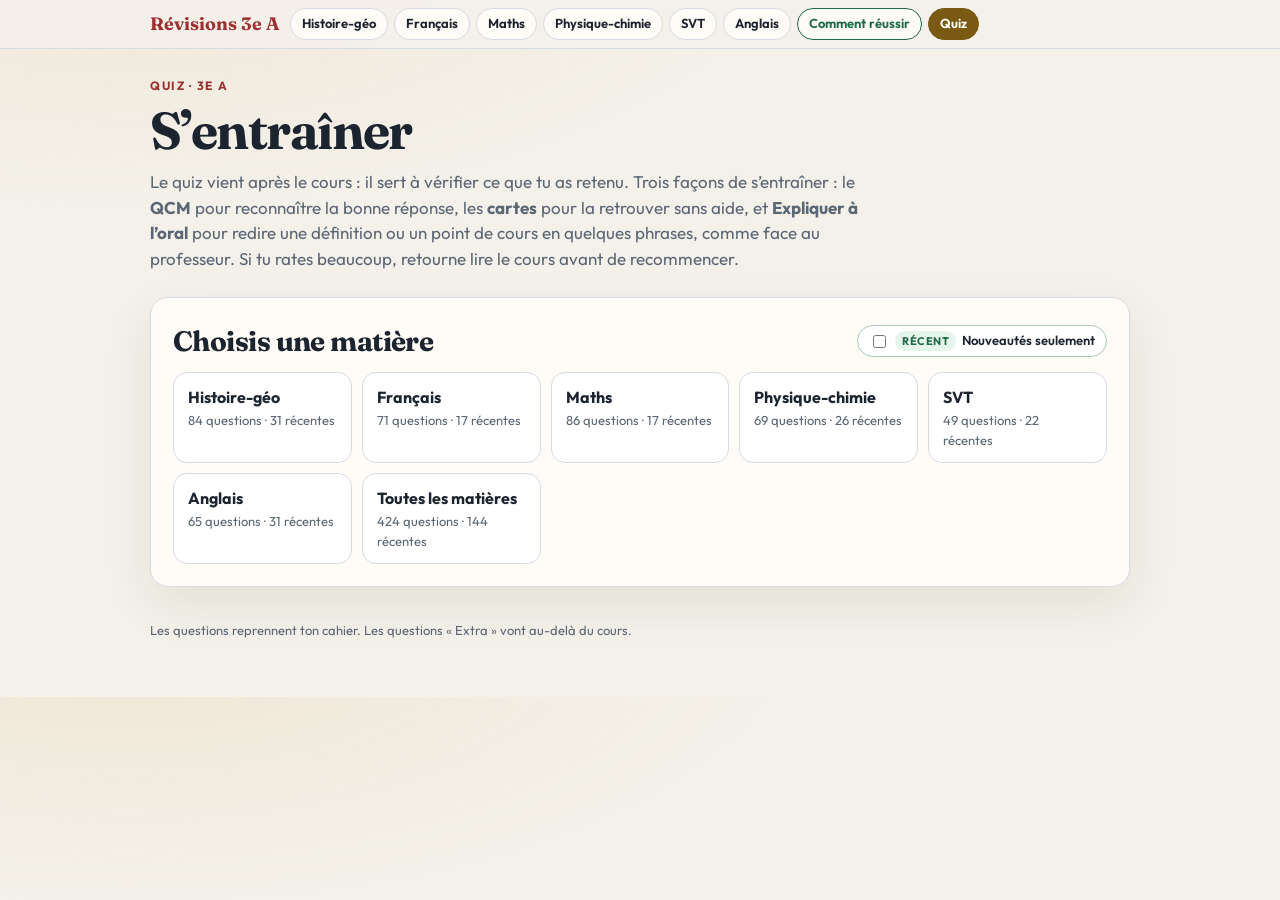
<file: quiz/index.html>
<!DOCTYPE html>
<html lang="fr">
<head>
  <meta charset="UTF-8" />
  <meta name="robots" content="noindex, nofollow, noarchive, noimageindex" />
  <meta name="viewport" content="width=device-width, initial-scale=1.0" />
  <title>Quiz — Révisions 3e A</title>
  <link rel="preconnect" href="https://fonts.googleapis.com" />
  <link rel="preconnect" href="https://fonts.gstatic.com" crossorigin />
  <link href="https://fonts.googleapis.com/css2?family=Fraunces:opsz,wght@9..144,560;9..144,680&family=Outfit:wght@400;500;600;700&display=swap" rel="stylesheet" />
  <link rel="stylesheet" href="../cahier.css?v=25" />
</head>
<body data-page="quiz">
  <div class="wrap">
    <header class="top">
      <p class="kicker">Quiz · 3e A</p>
      <h1>S’entraîner</h1>
      <p class="lede">
        Le quiz vient après le cours : il sert à vérifier ce que tu as retenu. Trois façons de s’entraîner :
        le <strong>QCM</strong> pour reconnaître la bonne réponse, les <strong>cartes</strong> pour la retrouver
        sans aide, et <strong>Expliquer à l’oral</strong> pour redire une définition ou un point de cours en
        quelques phrases, comme face au professeur. Si tu rates beaucoup, retourne lire le cours avant de recommencer.
      </p>
    </header>

    <section>
      <article class="card">
        <div class="choix-entete">
          <h2>Choisis une matière</h2>
          <label class="pilule-recent"><input type="checkbox" id="quizRecentHaut" autocomplete="off" /> <span class="badge-recent">Récent</span> Nouveautés seulement</label>
        </div>
        <div class="choix-matieres" id="choix" role="group" aria-label="Matière du quiz"></div>
      </article>
    </section>

    <section id="zone" hidden>
      <p class="rappel" id="rappel"></p>
      <article class="card">
        <div class="quiz-head">
          <div>
            <h2 id="quizTitre">Quiz</h2>
            <p class="note"><span id="quizTotal"></span> dans cette banque. QCM : 10 questions puis un bilan. Cartes et oral : sans fin, le compteur suit tes réponses, et ce que tu marques « À revoir » revient en priorité.</p>
          </div>
        </div>
        <div class="quiz-modes" role="group" aria-label="Mode d’entraînement">
          <label><input type="radio" name="quizMode" value="qcm" checked /> <strong>QCM</strong><span>4 réponses, une seule juste</span></label>
          <label><input type="radio" name="quizMode" value="cartes" /> <strong>Cartes à retourner</strong><span>la question seule, puis la réponse</span></label>
          <label><input type="radio" name="quizMode" value="expliquer" /> <strong>Expliquer à l’oral</strong><span>définitions et points de cours, à dire en quelques phrases</span></label>
        </div>
        <div class="quiz-actions">
          <button type="button" id="quizNouveau">Nouveau tirage</button>
          <label><input type="checkbox" id="quizRecent" autocomplete="off" /> <span class="badge-recent">Récent</span> Nouveautés seulement</label>
          <label><input type="checkbox" id="quizExtra" autocomplete="off" /> Ajouter les questions Extra</label>
        </div>
        <div id="quiz"></div>
      </article>
    </section>

    <footer>Les questions reprennent ton cahier. Les questions « Extra » vont au-delà du cours.</footer>
  </div>

  <script src="../cahier.js?v=25"></script>
  <script>
    (() => {
      const banques = {};
      const choix = document.getElementById("choix");
      const zone = document.getElementById("zone");
      const rappel = document.getElementById("rappel");
      const titre = document.getElementById("quizTitre");

      function script(src) {
        return new Promise((resolve) => {
          const s = document.createElement("script");
          s.src = src;
          s.onload = resolve;
          s.onerror = resolve;
          document.body.appendChild(s);
        });
      }

      // Même version que cahier.css : un seul bump invalide aussi le cache des banques.
      const VERSION = (document.querySelector('link[href*="cahier.css"]').getAttribute("href").split("?v=")[1] || "0");

      // quiz.js crée window.QUIZ (cahier, extra) ; explications.js y ajoute QUIZ.expliquer.
      function charger(slug) {
        window.QUIZ = null;
        return script("../" + slug + "/quiz.js?v=" + VERSION)
          .then(() => script("../" + slug + "/explications.js?v=" + VERSION))
          .then(() => { if (window.QUIZ) banques[slug] = window.QUIZ; });
      }

      function banqueMelangee() {
        const cahier = [];
        const extra = [];
        const expliquer = [];
        MATIERES.forEach((m) => {
          const b = banques[m.slug];
          if (!b) return;
          b.cahier.forEach((q) => cahier.push({ ...q, matiere: m.nom, slug: m.slug }));
          (b.extra || []).forEach((q) => extra.push({ ...q, matiere: m.nom, slug: m.slug }));
          (b.expliquer || []).forEach((q) => expliquer.push({ ...q, matiere: m.nom, slug: m.slug }));
        });
        return { cahier, extra, expliquer };
      }

      const recentBas = document.getElementById("quizRecent");
      const recentHaut = document.getElementById("quizRecentHaut");

      function majRappel(slug) {
        const m = MATIERES.find((x) => x.slug === slug);
        if (!m) return;
        rappel.innerHTML = "";
        rappel.append("As-tu relu le cours avant de te tester ? ");
        const lien = document.createElement("a");
        lien.href = "../" + m.slug + "/";
        lien.textContent = "Relire le cours de " + m.nom;
        rappel.appendChild(lien);
      }

      function urlQuiz(slug) {
        if (!slug) return;
        const mode = document.querySelector('input[name="quizMode"]:checked');
        const q = new URLSearchParams();
        q.set("m", slug);
        if (mode && mode.value !== "qcm") q.set("mode", mode.value);
        history.replaceState(null, "", "?" + q.toString());
      }

      function choisir(slug) {
        const m = MATIERES.find((x) => x.slug === slug);
        if (!m && slug !== "tout") return;
        choix.querySelectorAll("button").forEach((b) => b.setAttribute("aria-pressed", b.dataset.slug === slug ? "true" : "false"));
        urlQuiz(slug);
        zone.hidden = false;
        if (m) {
          titre.textContent = "Quiz · " + m.nom;
          majRappel(slug);
          Cahier.lancerQuiz({ ...banques[slug], slug: m.slug });
        } else {
          titre.textContent = "Quiz · toutes les matières";
          rappel.textContent = "Questions mélangées de toutes les matières : idéal pour une révision générale, une fois les cours relus.";
          Cahier.lancerQuiz(banqueMelangee());
        }
      }

      MATIERES.reduce((suite, m) => suite.then(() => charger(m.slug)), Promise.resolve()).then(() => {
        const options = MATIERES.filter((m) => banques[m.slug]).map((m) => ({
          slug: m.slug,
          nom: m.nom,
          n: banques[m.slug].cahier.length,
          r: banques[m.slug].cahier.filter((q) => q.recent).length,
        }));
        options.push({
          slug: "tout",
          nom: "Toutes les matières",
          n: options.reduce((t, o) => t + o.n, 0),
          r: options.reduce((t, o) => t + o.r, 0),
        });
        function majCompteurs() {
          const rec = recentBas && recentBas.checked;
          choix.querySelectorAll("button").forEach((b) => {
            const o = options.find((x) => x.slug === b.dataset.slug);
            if (!o) return;
            b.querySelector("span").textContent = rec
              ? o.r + " questions récentes"
              : o.n + " questions · " + o.r + " récentes";
          });
        }
        options.forEach((o) => {
          const b = document.createElement("button");
          b.type = "button";
          b.dataset.slug = o.slug;
          b.setAttribute("aria-pressed", "false");
          const nom = document.createElement("strong");
          nom.textContent = o.nom;
          const n = document.createElement("span");
          b.append(nom, n);
          b.addEventListener("click", () => {
            choisir(o.slug);
            zone.scrollIntoView();
          });
          choix.appendChild(b);
        });
        function syncRecent(val, relancer) {
          if (recentBas) recentBas.checked = val;
          if (recentHaut) recentHaut.checked = val;
          majCompteurs();
          const m = new URLSearchParams(location.search).get("m");
          if (m) {
            urlQuiz(m);
            if (relancer && recentBas && recentBas.onchange) recentBas.onchange();
          }
        }
        if (recentHaut) recentHaut.addEventListener("change", () => syncRecent(recentHaut.checked, true));
        if (recentBas) recentBas.addEventListener("change", () => syncRecent(recentBas.checked, false));
        document.querySelectorAll('input[name="quizMode"]').forEach((input) => {
          input.addEventListener("change", () => {
            const m = new URLSearchParams(location.search).get("m");
            if (m) urlQuiz(m);
          });
        });
        window.addEventListener("pageshow", (e) => {
          if (e.persisted) syncRecent(false, true);
        });
        const params = new URLSearchParams(location.search);
        const modeDemande = document.querySelector('input[name="quizMode"][value="' + params.get("mode") + '"]');
        if (modeDemande) modeDemande.checked = true;
        // Par défaut toujours décoché (sauf clic ponctuel sur « Quiz sur les nouveautés », aussitôt retiré de l'URL)
        syncRecent(params.get("recent") === "1", false);
        const demande = params.get("m");
        if (demande) choisir(demande);
      });
    })();
  </script>
</body>
</html>
</file>
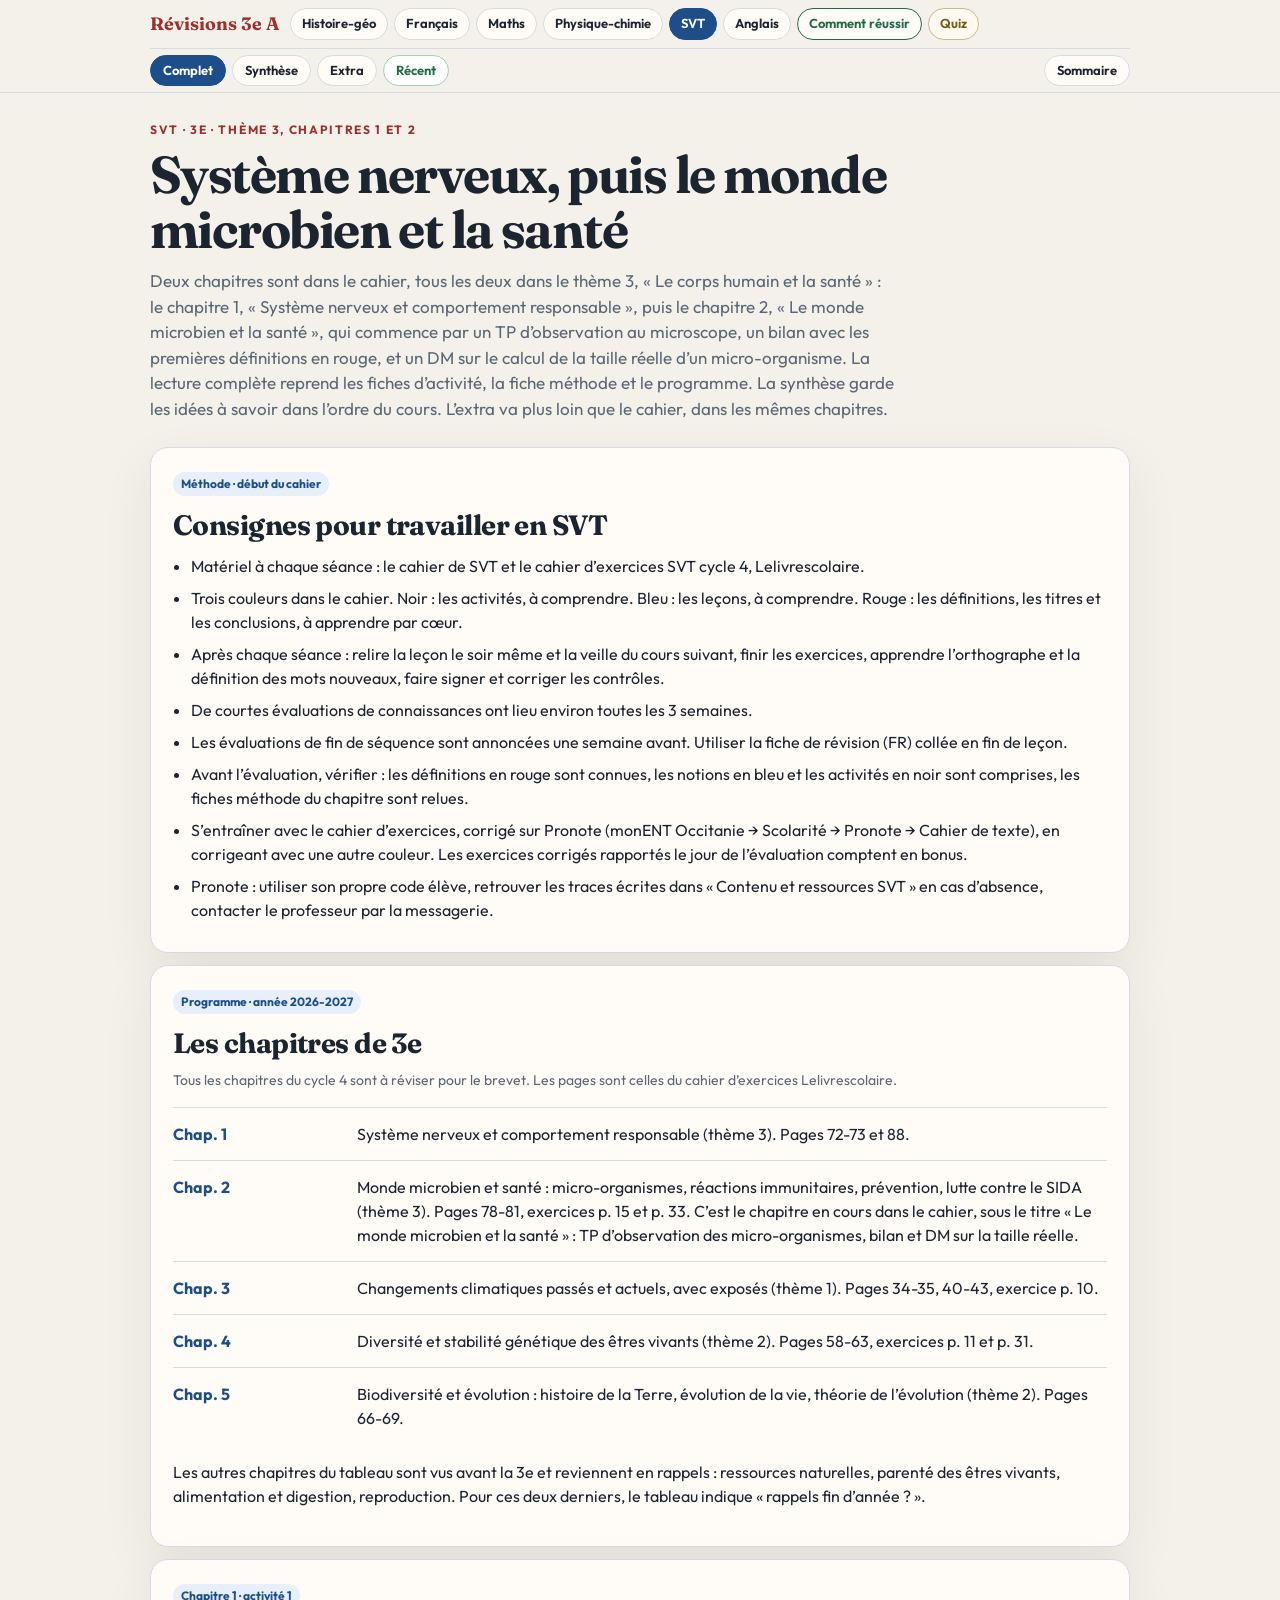
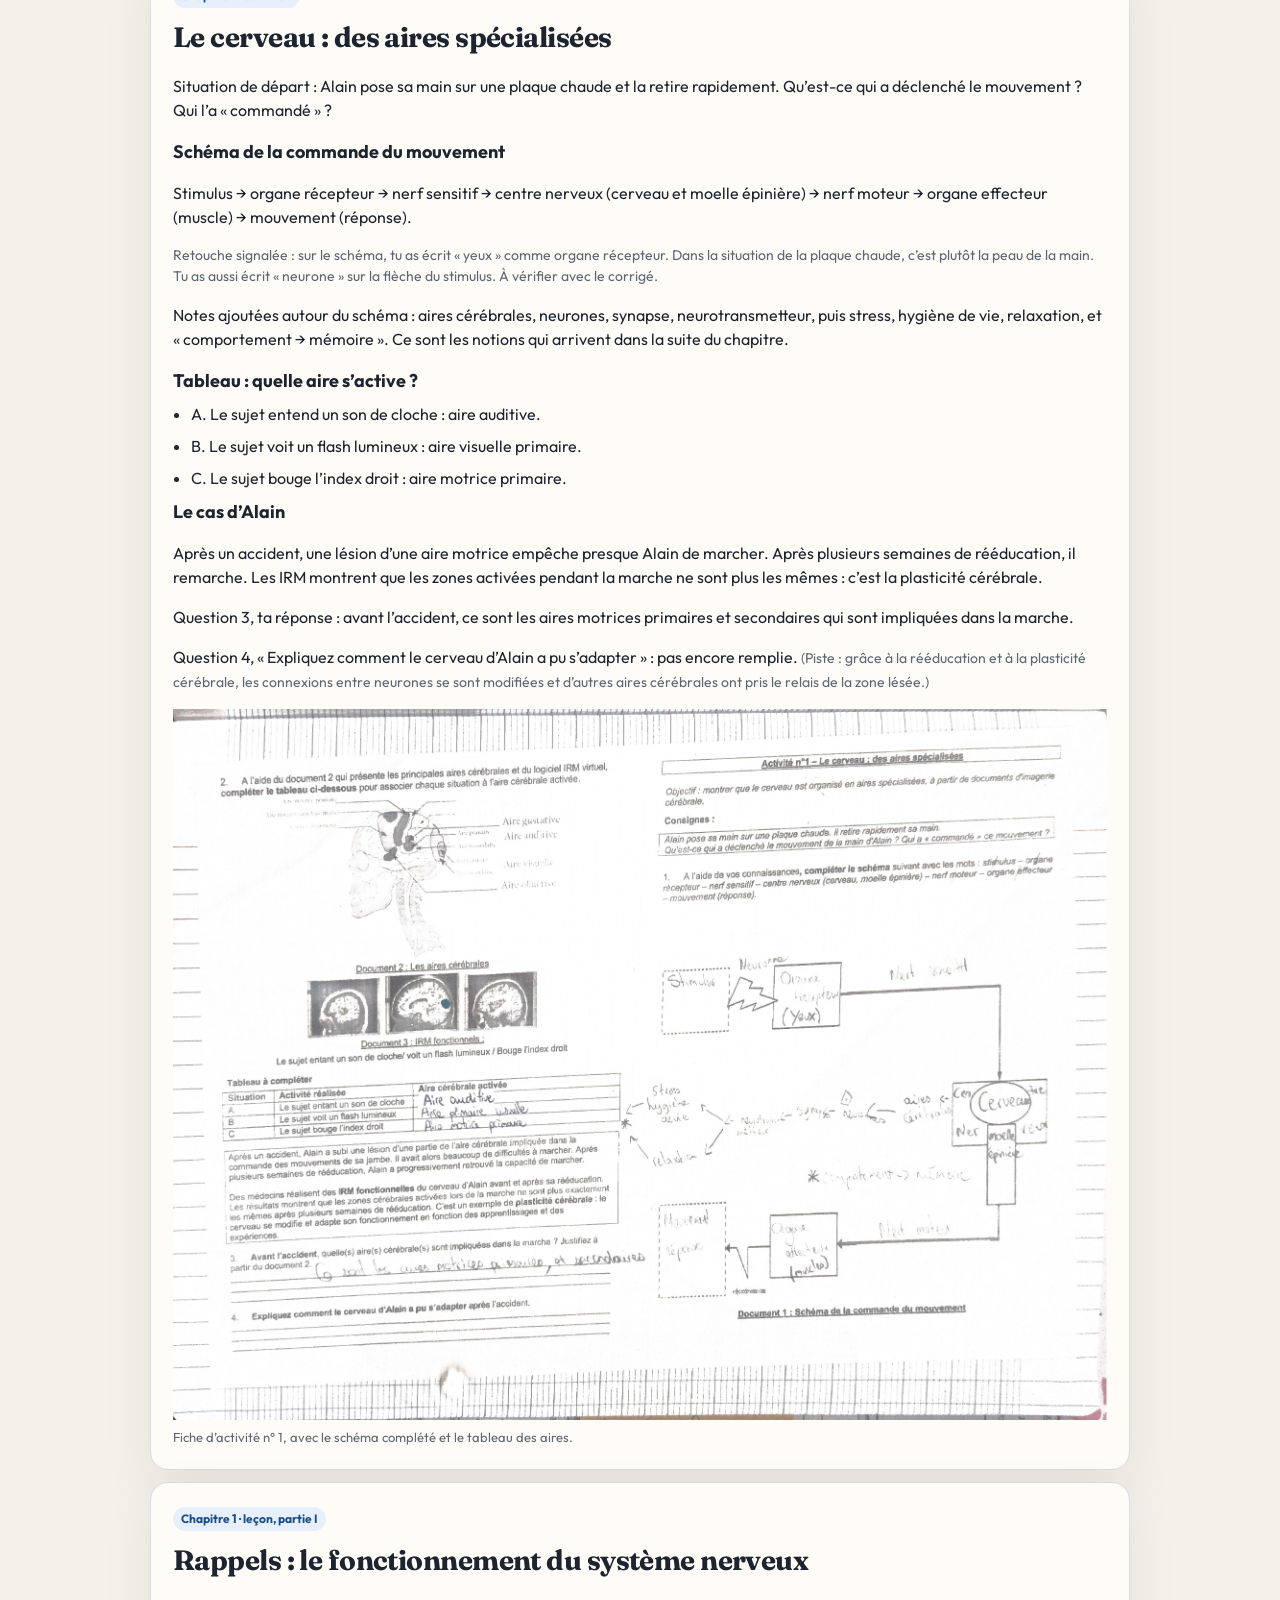
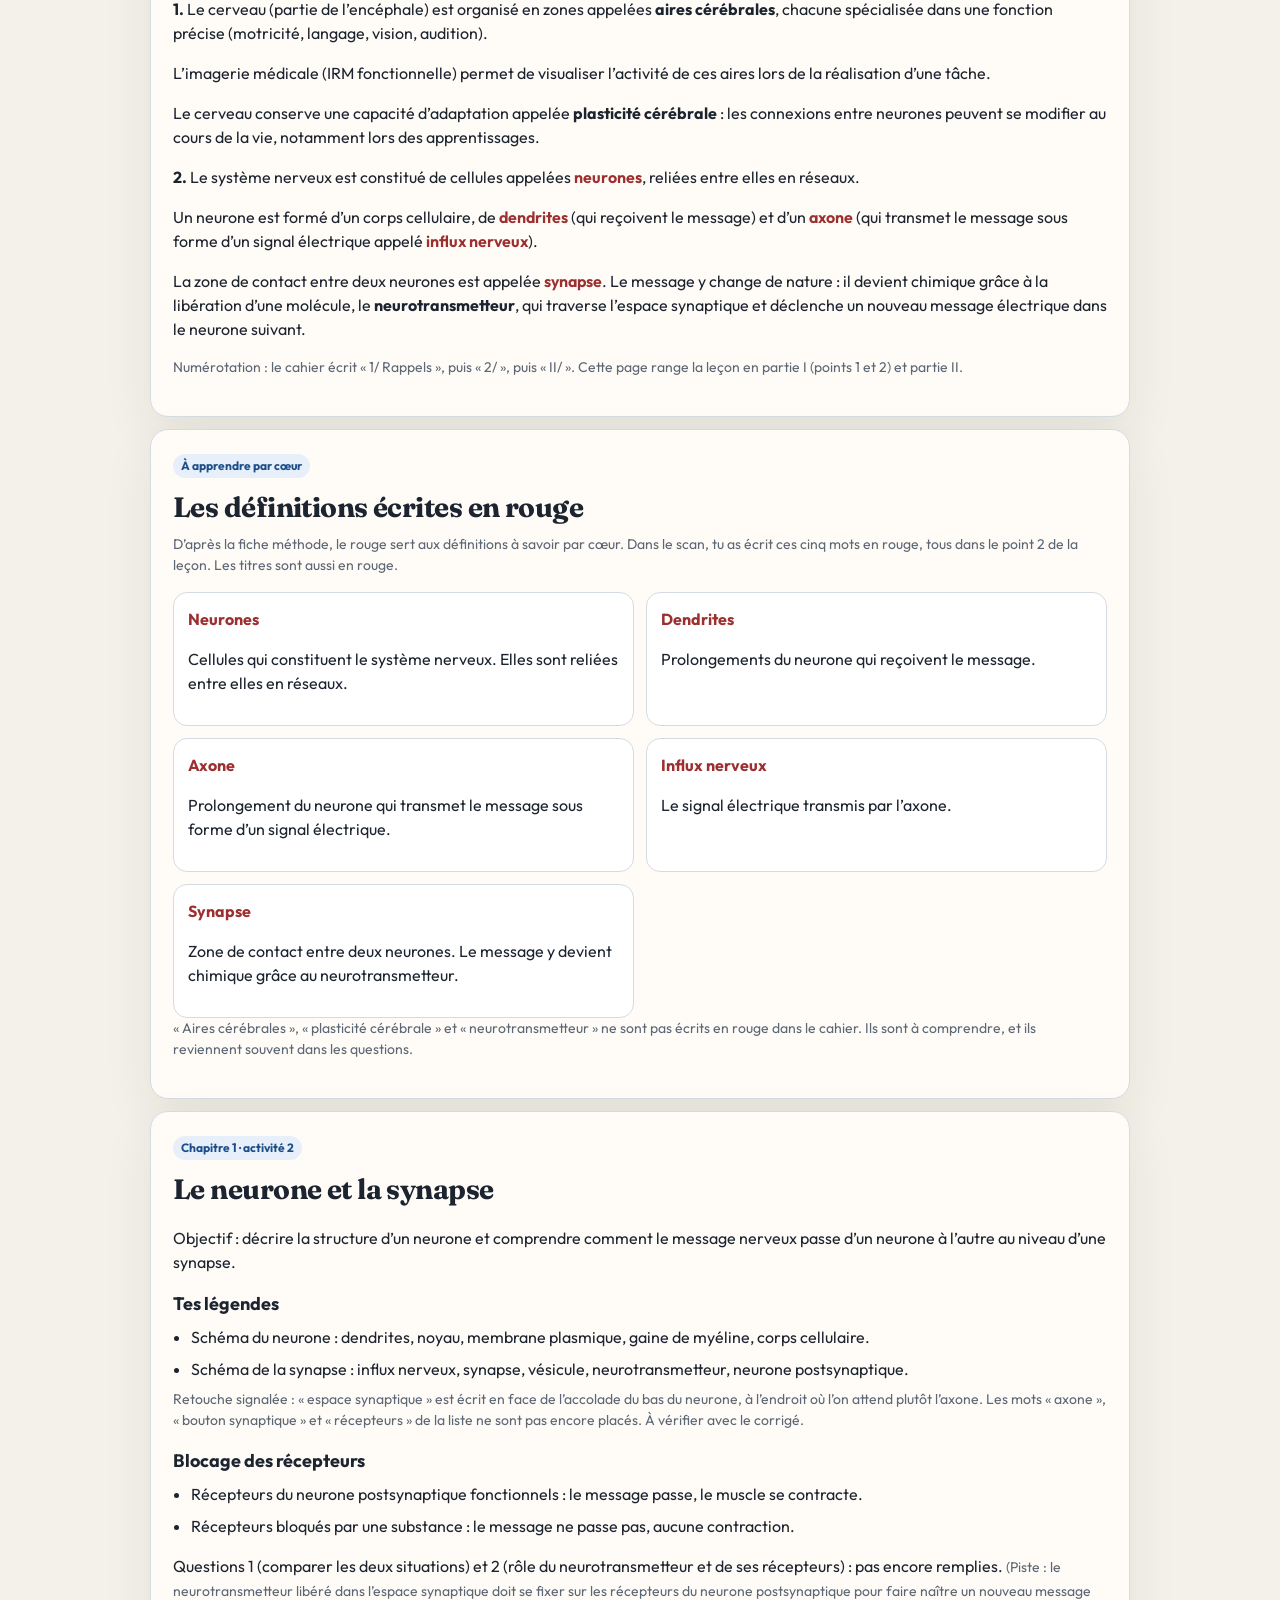
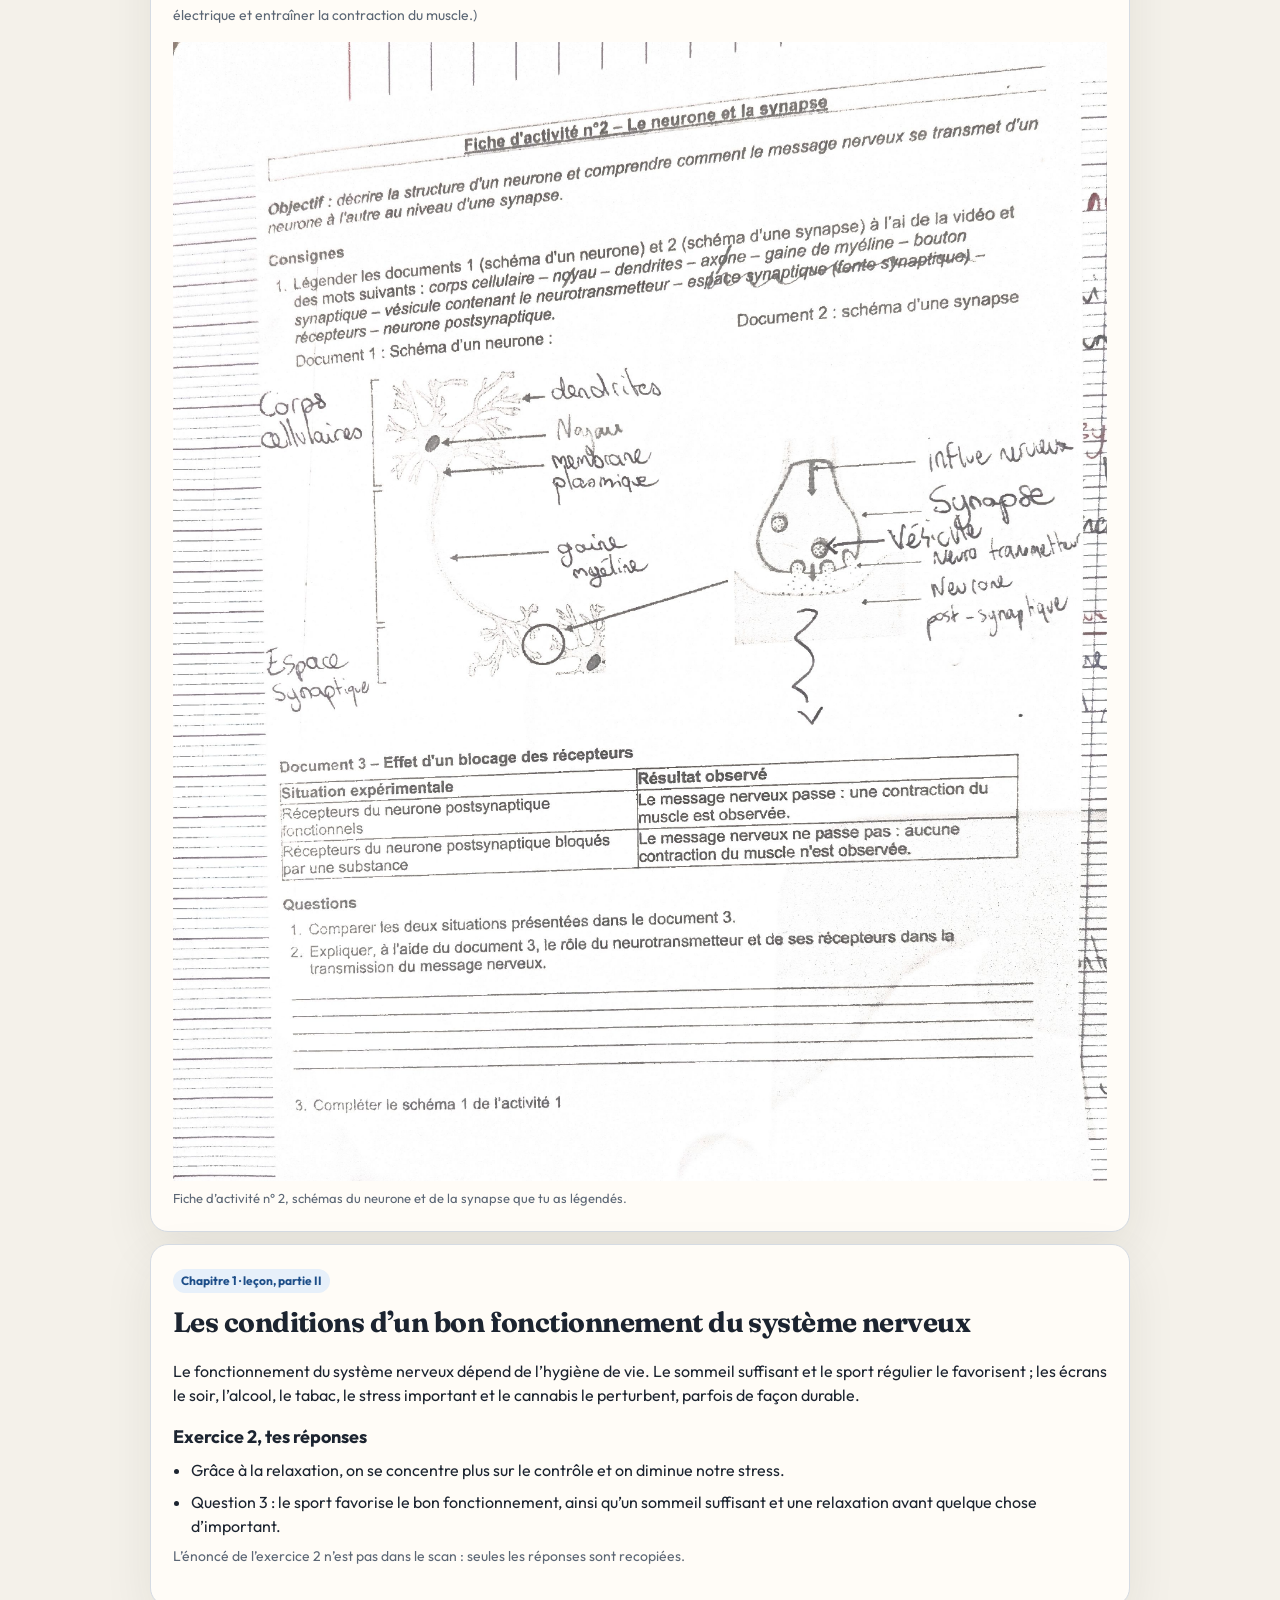
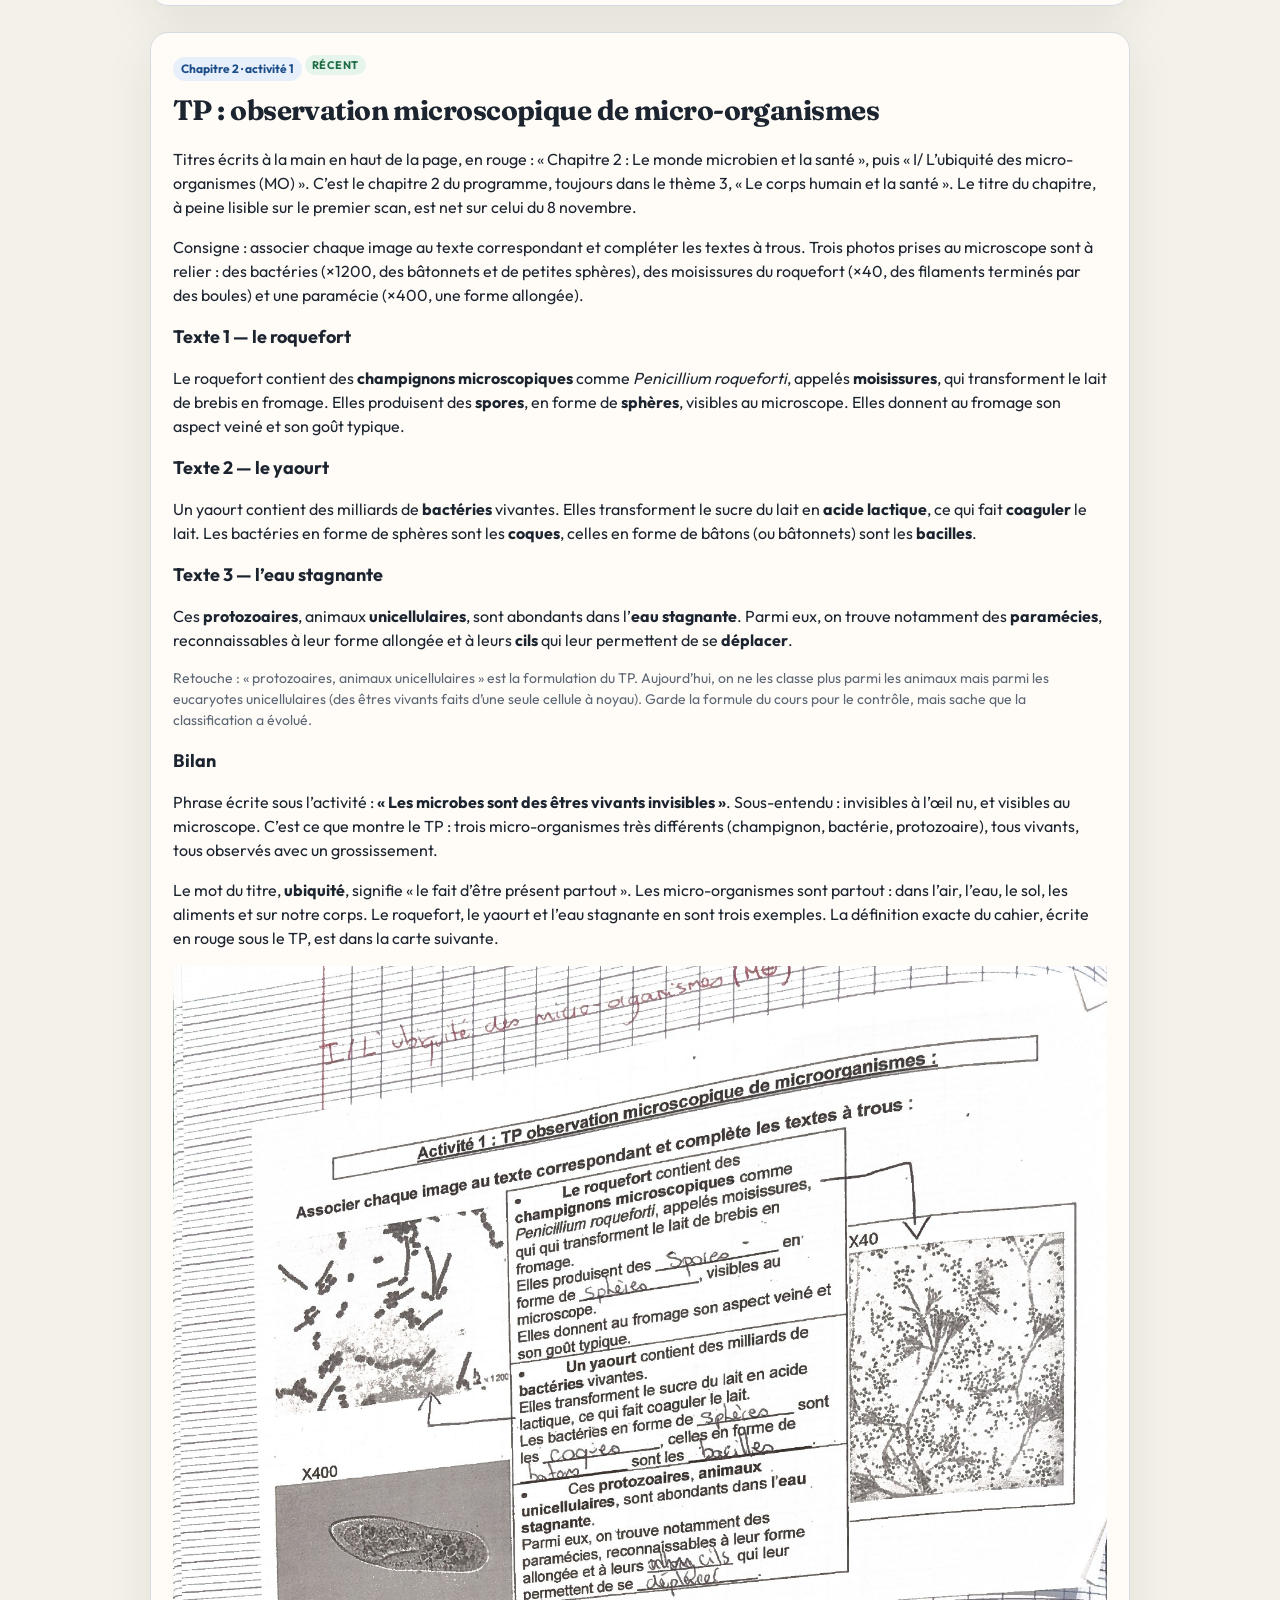
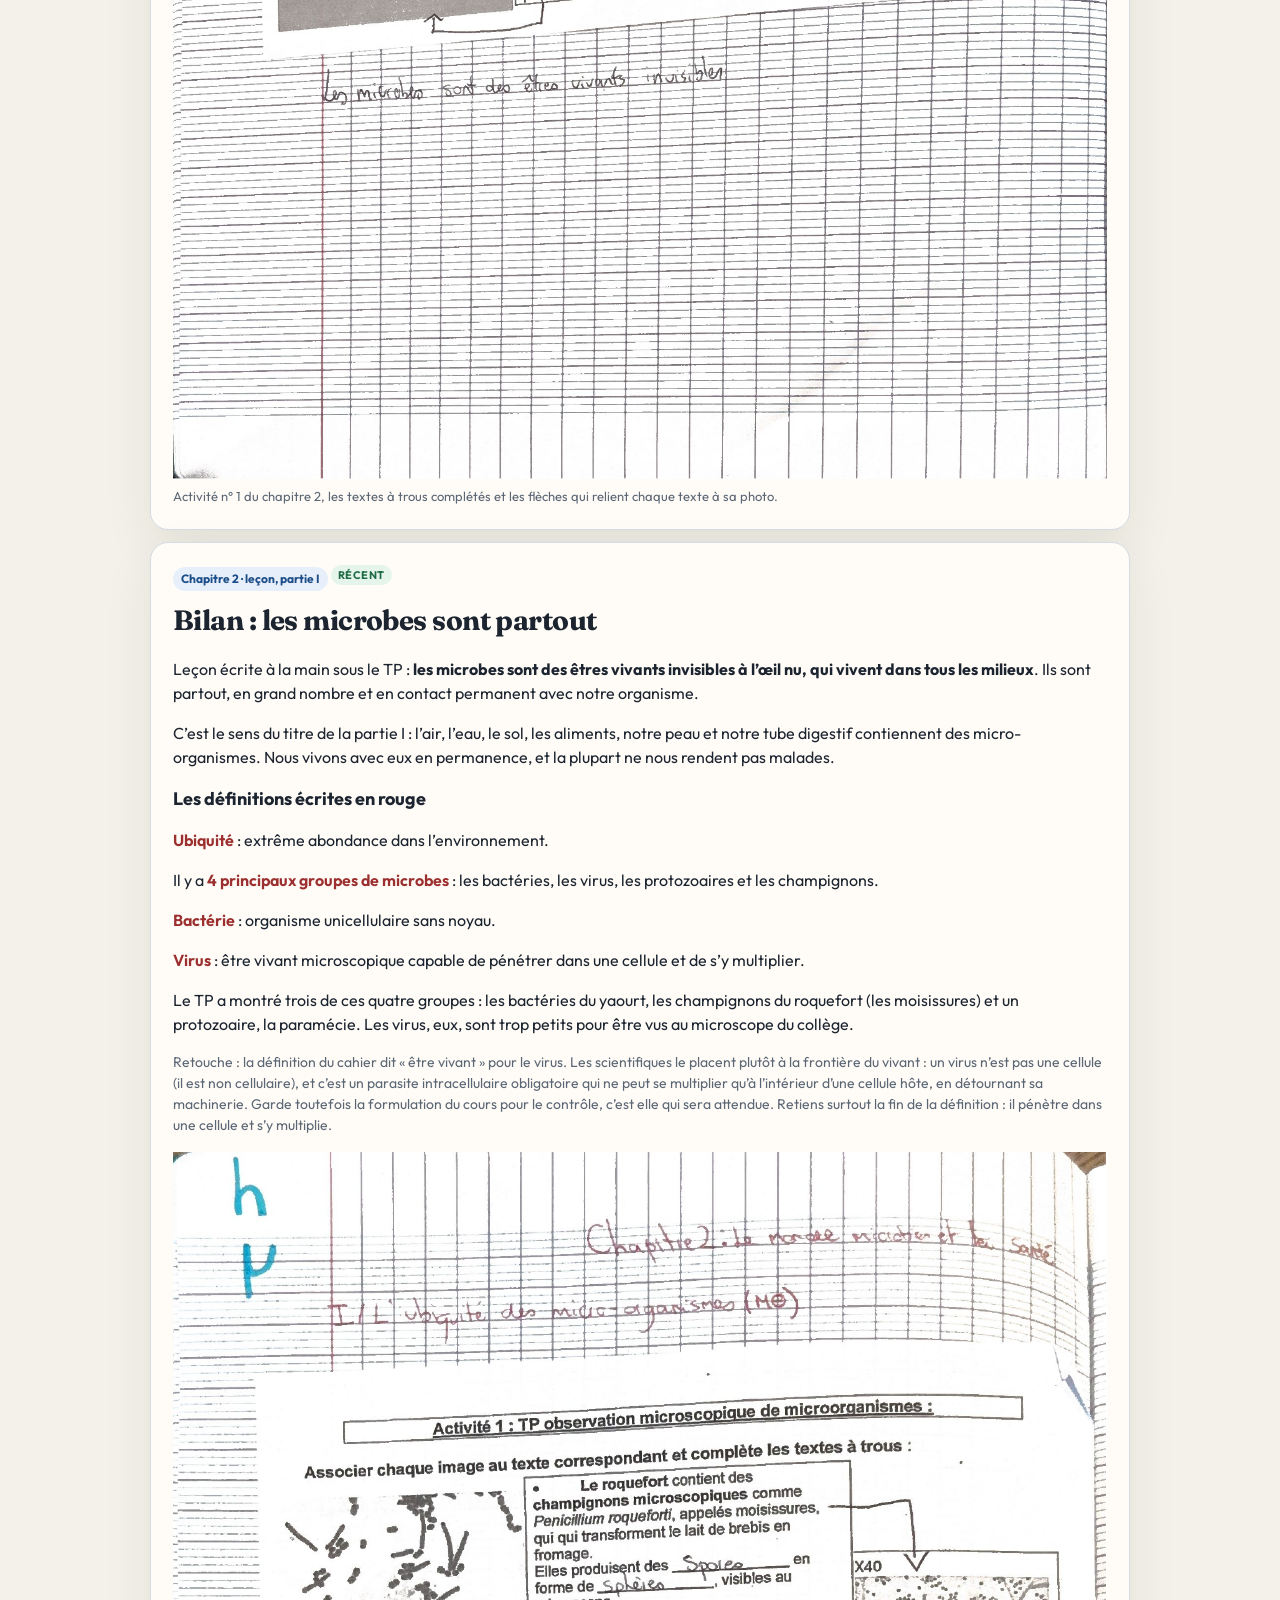
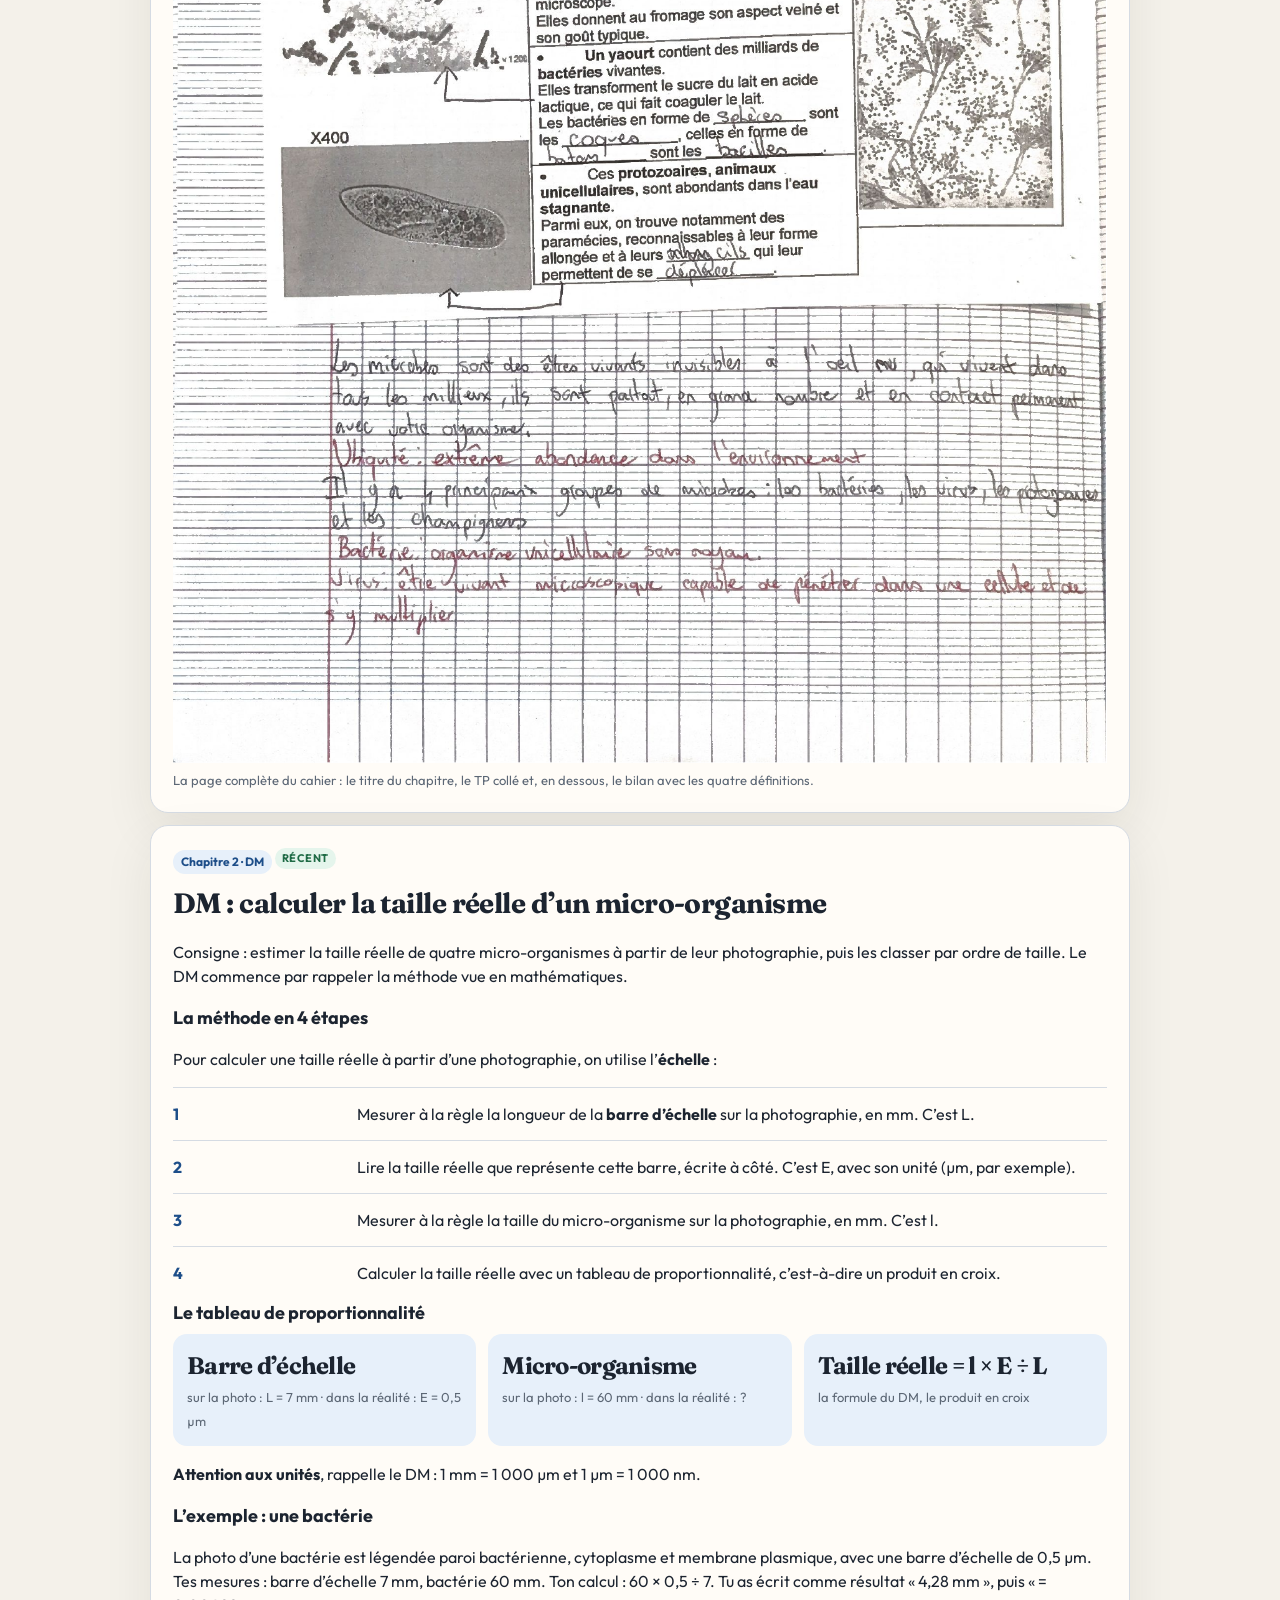
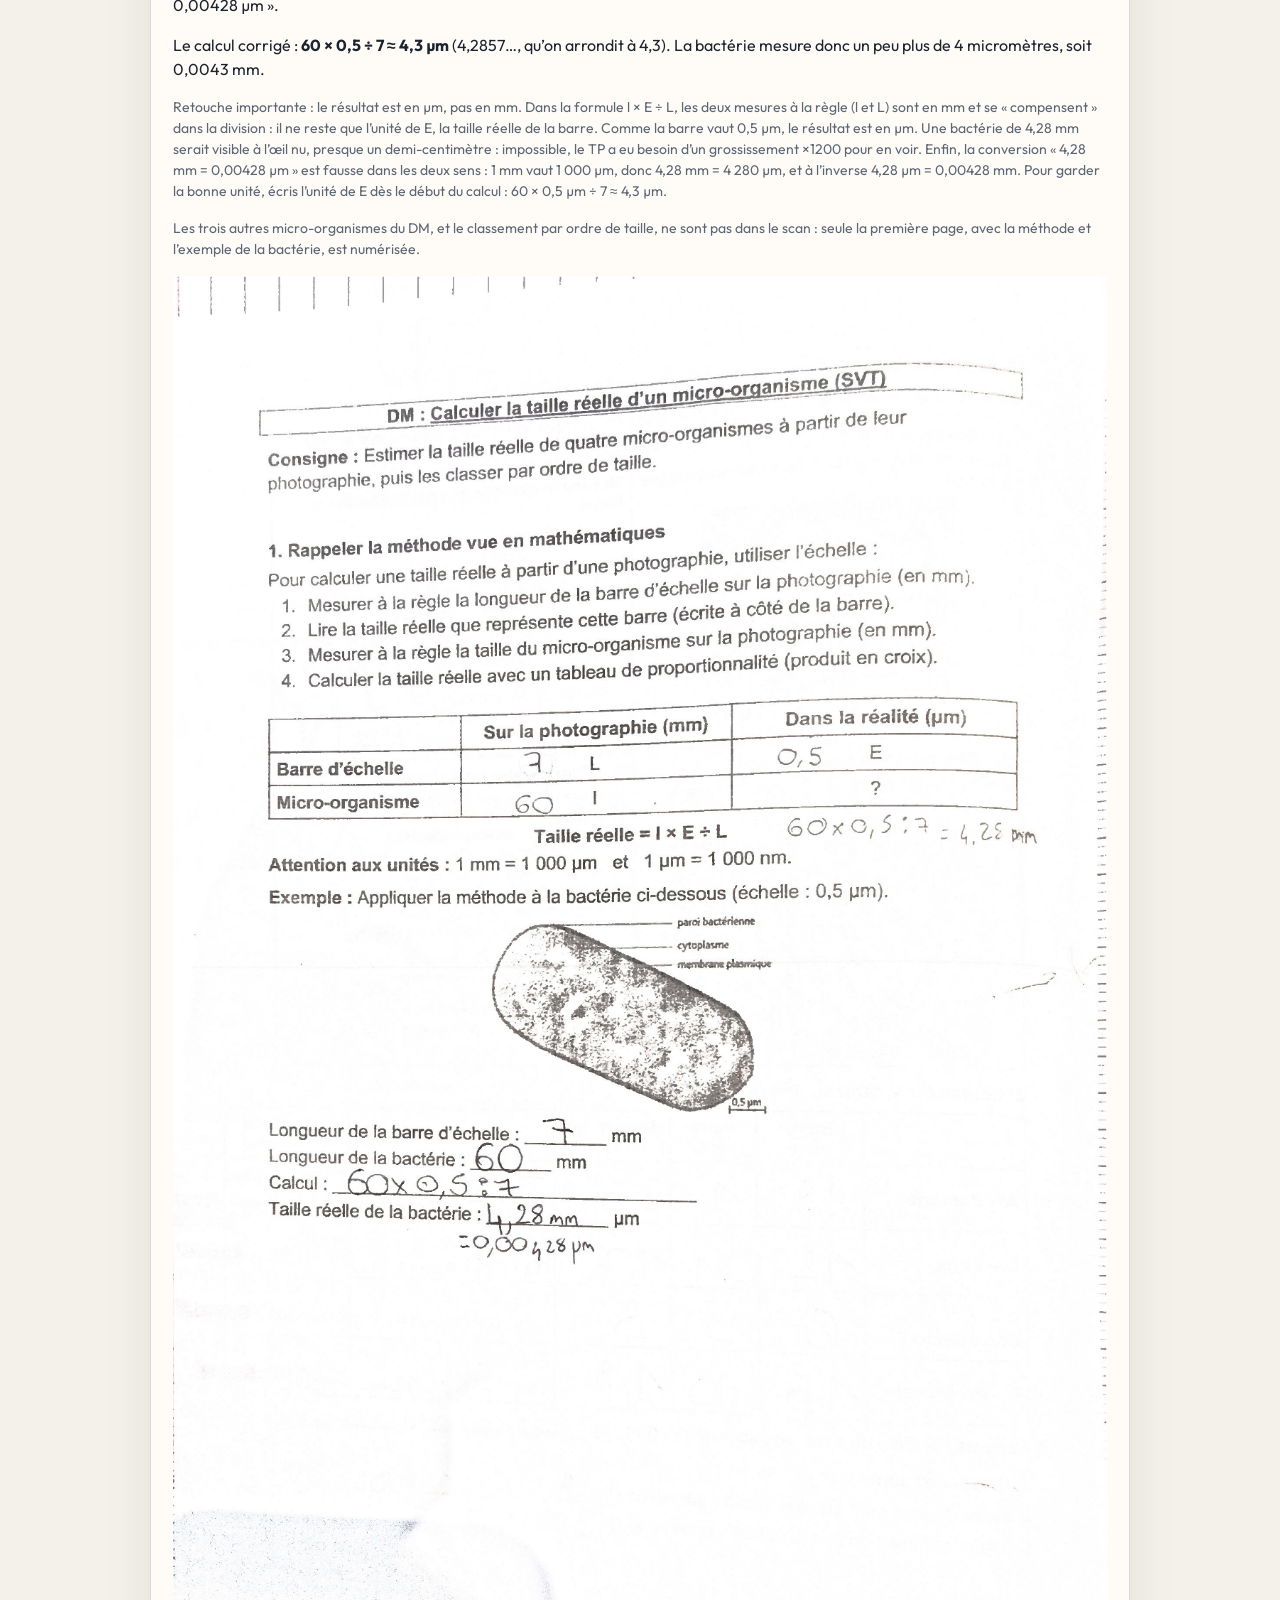
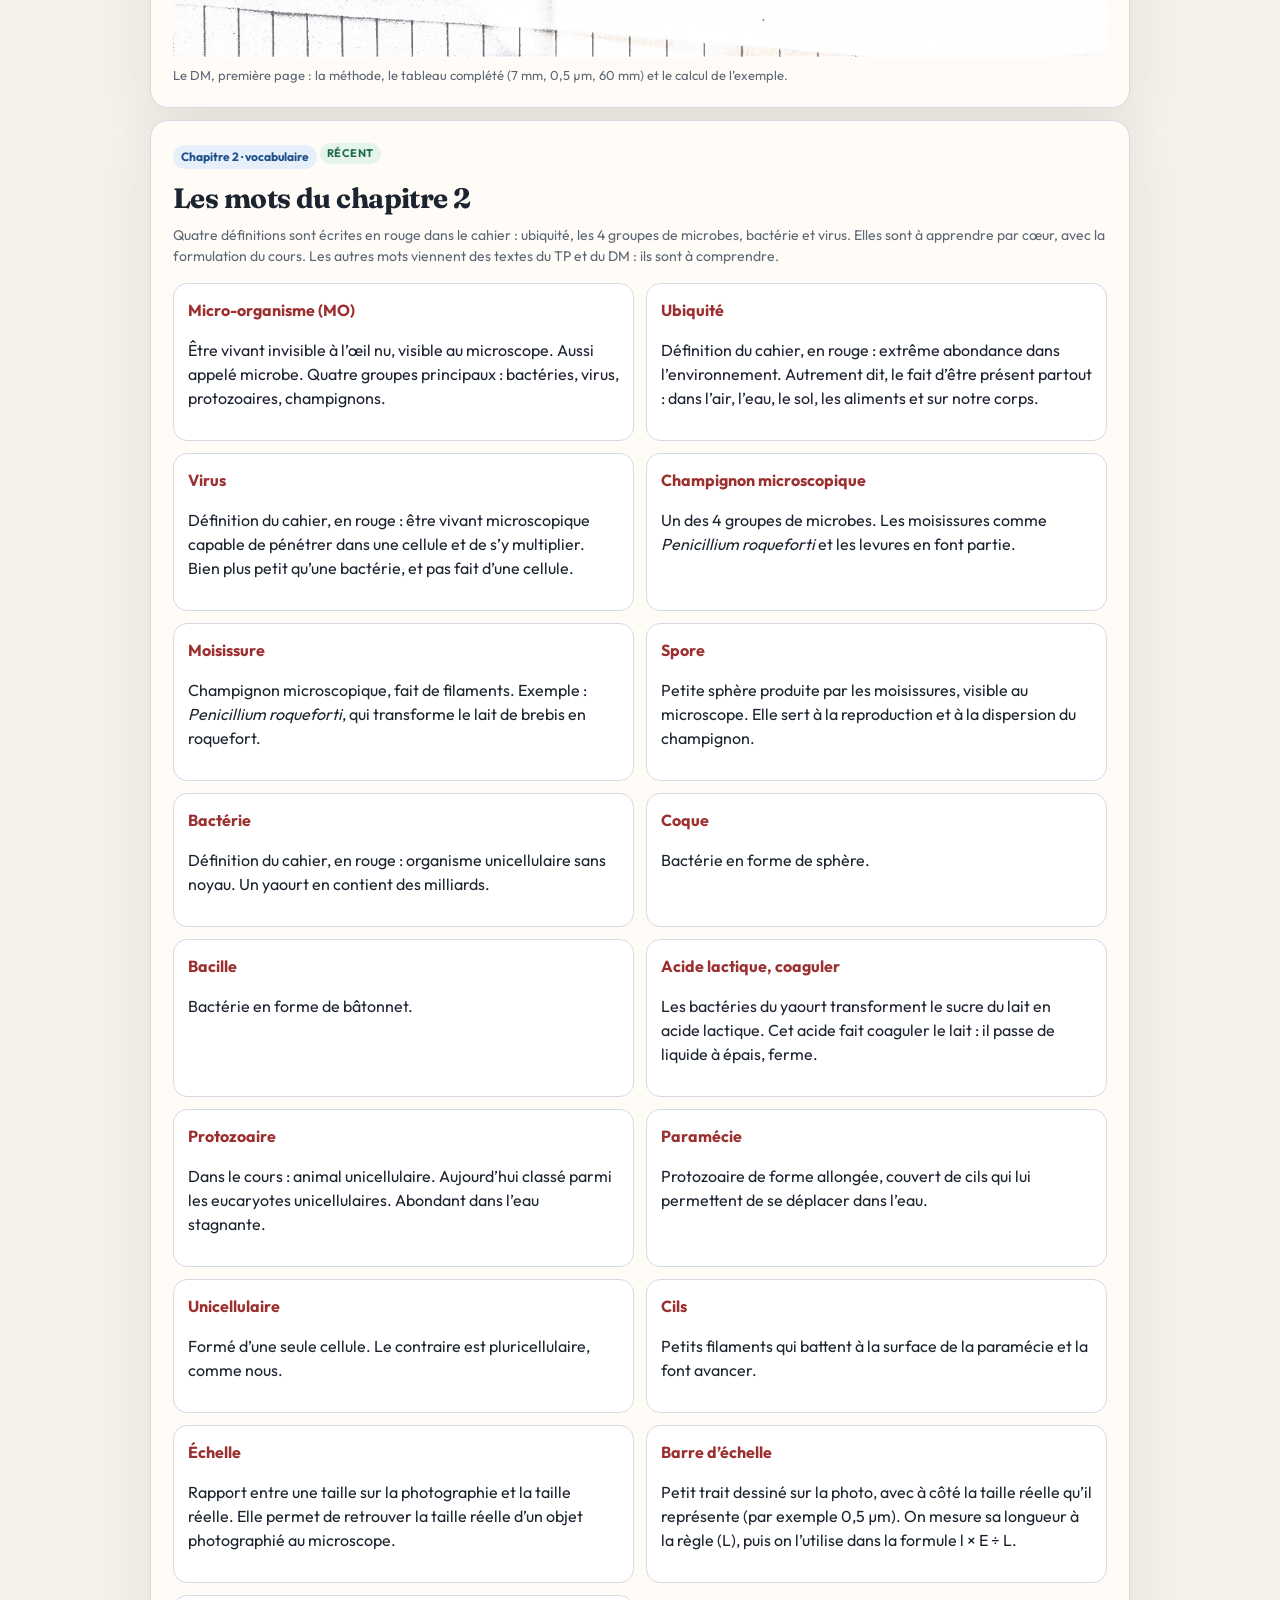
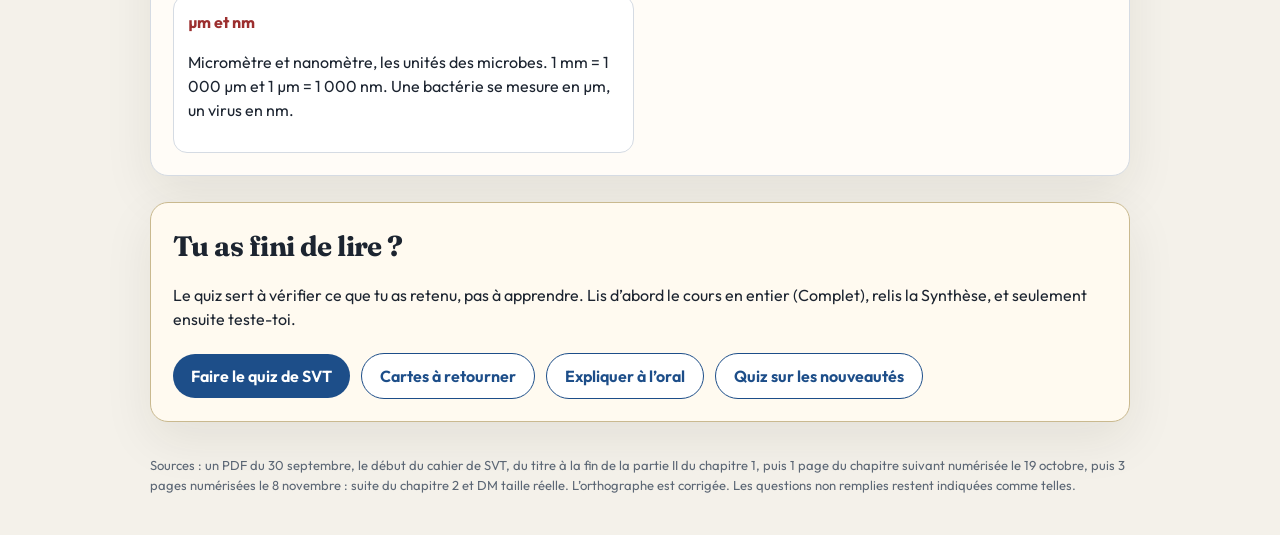
<file: svt/index.html>
<!DOCTYPE html>
<html lang="fr">
<head>
  <meta charset="UTF-8" />
  <meta name="robots" content="noindex, nofollow, noarchive, noimageindex" />
  <meta name="viewport" content="width=device-width, initial-scale=1.0" />
  <title>SVT — Révisions 3e A</title>
  <link rel="preconnect" href="https://fonts.googleapis.com" />
  <link rel="preconnect" href="https://fonts.gstatic.com" crossorigin />
  <link href="https://fonts.googleapis.com/css2?family=Fraunces:opsz,wght@9..144,560;9..144,680&family=Outfit:wght@400;500;600;700&display=swap" rel="stylesheet" />
  <link rel="stylesheet" href="../cahier.css?v=25" />
</head>
<body data-vue="complet" data-matiere="svt">
  <div class="wrap">
    <header class="top">
      <p class="kicker">SVT · 3e · Thème 3, chapitres 1 et 2</p>
      <h1>Système nerveux, puis le monde microbien et la santé</h1>
      <p class="lede">
        Deux chapitres sont dans le cahier, tous les deux dans le thème 3, « Le corps humain et la santé » : le chapitre 1, « Système nerveux et comportement responsable », puis le chapitre 2, « Le monde microbien et la santé », qui commence par un TP d’observation au microscope, un bilan avec les premières définitions en rouge, et un DM sur le calcul de la taille réelle d’un micro-organisme.
        La lecture complète reprend les fiches d’activité, la fiche méthode et le programme. La synthèse garde les idées à savoir dans l’ordre du cours.
        L’extra va plus loin que le cahier, dans les mêmes chapitres.
      </p>
      <div class="toolbar" role="group" aria-label="Version de la lecture">
        <button type="button" data-vue="complet" aria-pressed="true">Complet</button>
        <button type="button" data-vue="synthese" aria-pressed="false">Synthèse</button>
        <button type="button" data-vue="extra" aria-pressed="false">Extra</button>
      </div>
    </header>

    <div class="vue-synthese">
      <section>
        <article class="card">
          <h2>Chapitre 1 — Système nerveux et comportement responsable. I. Rappels : le fonctionnement du système nerveux</h2>
          <ol class="timeline">
            <li>
              <time>Commande</time>
              <p>Stimulus → organe récepteur → nerf sensitif → centre nerveux (cerveau, moelle épinière) → nerf moteur → organe effecteur (muscle) → mouvement, la réponse.</p>
            </li>
            <li>
              <time>Aires</time>
              <p>Le cerveau, partie de l’encéphale, est organisé en aires cérébrales. Chacune est spécialisée dans une fonction : motricité, langage, vision, audition.</p>
            </li>
            <li>
              <time>IRM</time>
              <p>L’IRM fonctionnelle permet de voir quelles aires s’activent pendant une tâche.</p>
            </li>
            <li>
              <time>Plasticité</time>
              <p>Le cerveau s’adapte : les connexions entre neurones se modifient au cours de la vie, notamment pendant les apprentissages. C’est la plasticité cérébrale.</p>
            </li>
            <li>
              <time>Neurone</time>
              <p>Le système nerveux est fait de <span class="rouge">neurones</span> reliés en réseaux. Un neurone : un corps cellulaire, des <span class="rouge">dendrites</span> qui reçoivent le message, un <span class="rouge">axone</span> qui le transmet sous forme d’un signal électrique, l’<span class="rouge">influx nerveux</span>.</p>
            </li>
            <li>
              <time>Synapse</time>
              <p><span class="rouge">Synapse</span> : zone de contact entre deux neurones. Le message y devient chimique : un neurotransmetteur est libéré, traverse l’espace synaptique, se fixe sur les récepteurs du neurone postsynaptique et déclenche un nouveau message électrique dans le neurone suivant.</p>
            </li>
          </ol>
        </article>
      </section>
      <section>
        <article class="card">
          <h2>Chapitre 1 — II. Les conditions d’un bon fonctionnement du système nerveux</h2>
          <ul class="bullets">
            <li>Le fonctionnement du système nerveux dépend de l’hygiène de vie.</li>
            <li>Le favorisent : un sommeil suffisant, le sport régulier.</li>
            <li>Le perturbent, parfois durablement : les écrans le soir, l’alcool, le tabac, un stress important, le cannabis.</li>
          </ul>
        </article>
      </section>
      <section>
        <article class="card" data-recent>
          <h2>Chapitre 2 — Le monde microbien et la santé. I. L’ubiquité des micro-organismes</h2>
          <p>Le TP d’observation au microscope montre trois micro-organismes (MO) très différents :</p>
          <ul class="bullets">
            <li><strong>Moisissures</strong> (champignons microscopiques, ×40) : <em>Penicillium roqueforti</em> transforme le lait de brebis en roquefort. Elles produisent des <strong>spores</strong>, en forme de sphères, et donnent au fromage son aspect veiné et son goût.</li>
            <li><strong>Bactéries</strong> (×1200) : des milliards dans un yaourt. Elles transforment le sucre du lait en <strong>acide lactique</strong>, ce qui fait coaguler le lait. Sphères : <strong>coques</strong>. Bâtons (ou bâtonnets) : <strong>bacilles</strong>.</li>
            <li><strong>Protozoaires</strong> (×400) : animaux unicellulaires selon le TP (eucaryotes unicellulaires), abondants dans l’eau stagnante. La <strong>paramécie</strong> a une forme allongée et des cils pour se déplacer.</li>
          </ul>
          <p><strong>Bilan</strong> : les microbes sont des êtres vivants invisibles à l’œil nu, qui vivent dans tous les milieux. Ils sont partout, en grand nombre et en contact permanent avec notre organisme.</p>
          <ul class="bullets">
            <li><span class="rouge">Ubiquité</span> : extrême abondance dans l’environnement.</li>
            <li>Il y a <span class="rouge">4 principaux groupes de microbes</span> : les bactéries, les virus, les protozoaires et les champignons.</li>
            <li><span class="rouge">Bactérie</span> : organisme unicellulaire sans noyau.</li>
            <li><span class="rouge">Virus</span> : être vivant microscopique capable de pénétrer dans une cellule et de s’y multiplier.</li>
          </ul>
          <p><strong>DM, taille réelle</strong> : on mesure la barre d’échelle sur la photo (L, en mm), on lit la taille réelle qu’elle représente (E), on mesure le micro-organisme sur la photo (l, en mm), puis taille réelle = l × E ÷ L, dans la même unité que E. Exemple : 60 × 0,5 ÷ 7 ≈ 4,3 µm. Rappel : 1 mm = 1 000 µm et 1 µm = 1 000 nm.</p>
          <p class="note">La suite du chapitre (réactions immunitaires, prévention) viendra avec les prochains scans.</p>
        </article>
      </section>
    </div>

    <div class="vue-complet">
      <section>
        <article class="card">
          <span class="tag">Méthode · début du cahier</span>
          <h2>Consignes pour travailler en SVT</h2>
          <ul class="bullets">
            <li>Matériel à chaque séance : le cahier de SVT et le cahier d’exercices SVT cycle 4, Lelivrescolaire.</li>
            <li>Trois couleurs dans le cahier. Noir : les activités, à comprendre. Bleu : les leçons, à comprendre. Rouge : les définitions, les titres et les conclusions, à apprendre par cœur.</li>
            <li>Après chaque séance : relire la leçon le soir même et la veille du cours suivant, finir les exercices, apprendre l’orthographe et la définition des mots nouveaux, faire signer et corriger les contrôles.</li>
            <li>De courtes évaluations de connaissances ont lieu environ toutes les 3 semaines.</li>
            <li>Les évaluations de fin de séquence sont annoncées une semaine avant. Utiliser la fiche de révision (FR) collée en fin de leçon.</li>
            <li>Avant l’évaluation, vérifier : les définitions en rouge sont connues, les notions en bleu et les activités en noir sont comprises, les fiches méthode du chapitre sont relues.</li>
            <li>S’entraîner avec le cahier d’exercices, corrigé sur Pronote (monENT Occitanie → Scolarité → Pronote → Cahier de texte), en corrigeant avec une autre couleur. Les exercices corrigés rapportés le jour de l’évaluation comptent en bonus.</li>
            <li>Pronote : utiliser son propre code élève, retrouver les traces écrites dans « Contenu et ressources SVT » en cas d’absence, contacter le professeur par la messagerie.</li>
          </ul>
        </article>

        <article class="card">
          <span class="tag">Programme · année 2026-2027</span>
          <h2>Les chapitres de 3e</h2>
          <p class="note">Tous les chapitres du cycle 4 sont à réviser pour le brevet. Les pages sont celles du cahier d’exercices Lelivrescolaire.</p>
          <ol class="timeline">
            <li><time>Chap. 1</time><p>Système nerveux et comportement responsable (thème 3). Pages 72-73 et 88.</p></li>
            <li><time>Chap. 2</time><p>Monde microbien et santé : micro-organismes, réactions immunitaires, prévention, lutte contre le SIDA (thème 3). Pages 78-81, exercices p. 15 et p. 33. C’est le chapitre en cours dans le cahier, sous le titre « Le monde microbien et la santé » : TP d’observation des micro-organismes, bilan et DM sur la taille réelle.</p></li>
            <li><time>Chap. 3</time><p>Changements climatiques passés et actuels, avec exposés (thème 1). Pages 34-35, 40-43, exercice p. 10.</p></li>
            <li><time>Chap. 4</time><p>Diversité et stabilité génétique des êtres vivants (thème 2). Pages 58-63, exercices p. 11 et p. 31.</p></li>
            <li><time>Chap. 5</time><p>Biodiversité et évolution : histoire de la Terre, évolution de la vie, théorie de l’évolution (thème 2). Pages 66-69.</p></li>
          </ol>
          <p>Les autres chapitres du tableau sont vus avant la 3e et reviennent en rappels : ressources naturelles, parenté des êtres vivants, alimentation et digestion, reproduction. Pour ces deux derniers, le tableau indique « rappels fin d’année ? ».</p>
        </article>

        <article class="card">
          <span class="tag">Chapitre 1 · activité 1</span>
          <h2>Le cerveau : des aires spécialisées</h2>
          <p>Situation de départ : Alain pose sa main sur une plaque chaude et la retire rapidement. Qu’est-ce qui a déclenché le mouvement ? Qui l’a « commandé » ?</p>
          <h3>Schéma de la commande du mouvement</h3>
          <p>Stimulus → organe récepteur → nerf sensitif → centre nerveux (cerveau et moelle épinière) → nerf moteur → organe effecteur (muscle) → mouvement (réponse).</p>
          <p class="note">Retouche signalée : sur le schéma, tu as écrit « yeux » comme organe récepteur. Dans la situation de la plaque chaude, c’est plutôt la peau de la main. Tu as aussi écrit « neurone » sur la flèche du stimulus. À vérifier avec le corrigé.</p>
          <p>Notes ajoutées autour du schéma : aires cérébrales, neurones, synapse, neurotransmetteur, puis stress, hygiène de vie, relaxation, et « comportement → mémoire ». Ce sont les notions qui arrivent dans la suite du chapitre.</p>
          <h3>Tableau : quelle aire s’active ?</h3>
          <ul class="bullets">
            <li>A. Le sujet entend un son de cloche : aire auditive.</li>
            <li>B. Le sujet voit un flash lumineux : aire visuelle primaire.</li>
            <li>C. Le sujet bouge l’index droit : aire motrice primaire.</li>
          </ul>
          <h3>Le cas d’Alain</h3>
          <p>Après un accident, une lésion d’une aire motrice empêche presque Alain de marcher. Après plusieurs semaines de rééducation, il remarche. Les IRM montrent que les zones activées pendant la marche ne sont plus les mêmes : c’est la plasticité cérébrale.</p>
          <p>Question 3, ta réponse : avant l’accident, ce sont les aires motrices primaires et secondaires qui sont impliquées dans la marche.</p>
          <p>Question 4, « Expliquez comment le cerveau d’Alain a pu s’adapter » : pas encore remplie. <span class="note">(Piste : grâce à la rééducation et à la plasticité cérébrale, les connexions entre neurones se sont modifiées et d’autres aires cérébrales ont pris le relais de la zone lésée.)</span></p>
          <figure class="figure">
            <img src="../drive/files/1O5xbMe44RRGCd-jeBT96IeQ-EALJoKhA/pages/page-5.png" alt="Fiche d’activité 1 : schéma de la commande du mouvement et aires cérébrales" />
            <figcaption>Fiche d’activité n° 1, avec le schéma complété et le tableau des aires.</figcaption>
          </figure>
        </article>

        <article class="card">
          <span class="tag">Chapitre 1 · leçon, partie I</span>
          <h2>Rappels : le fonctionnement du système nerveux</h2>
          <p><strong>1.</strong> Le cerveau (partie de l’encéphale) est organisé en zones appelées <strong>aires cérébrales</strong>, chacune spécialisée dans une fonction précise (motricité, langage, vision, audition).</p>
          <p>L’imagerie médicale (IRM fonctionnelle) permet de visualiser l’activité de ces aires lors de la réalisation d’une tâche.</p>
          <p>Le cerveau conserve une capacité d’adaptation appelée <strong>plasticité cérébrale</strong> : les connexions entre neurones peuvent se modifier au cours de la vie, notamment lors des apprentissages.</p>
          <p><strong>2.</strong> Le système nerveux est constitué de cellules appelées <span class="rouge">neurones</span>, reliées entre elles en réseaux.</p>
          <p>Un neurone est formé d’un corps cellulaire, de <span class="rouge">dendrites</span> (qui reçoivent le message) et d’un <span class="rouge">axone</span> (qui transmet le message sous forme d’un signal électrique appelé <span class="rouge">influx nerveux</span>).</p>
          <p>La zone de contact entre deux neurones est appelée <span class="rouge">synapse</span>. Le message y change de nature : il devient chimique grâce à la libération d’une molécule, le <strong>neurotransmetteur</strong>, qui traverse l’espace synaptique et déclenche un nouveau message électrique dans le neurone suivant.</p>
          <p class="note">Numérotation : le cahier écrit « 1/ Rappels », puis « 2/ », puis « II/ ». Cette page range la leçon en partie I (points 1 et 2) et partie II.</p>
        </article>

        <article class="card">
          <span class="tag">À apprendre par cœur</span>
          <h2>Les définitions écrites en rouge</h2>
          <p class="note">D’après la fiche méthode, le rouge sert aux définitions à savoir par cœur. Dans le scan, tu as écrit ces cinq mots en rouge, tous dans le point 2 de la leçon. Les titres sont aussi en rouge.</p>
          <div class="defs">
            <article class="def"><h3>Neurones</h3><p>Cellules qui constituent le système nerveux. Elles sont reliées entre elles en réseaux.</p></article>
            <article class="def"><h3>Dendrites</h3><p>Prolongements du neurone qui reçoivent le message.</p></article>
            <article class="def"><h3>Axone</h3><p>Prolongement du neurone qui transmet le message sous forme d’un signal électrique.</p></article>
            <article class="def"><h3>Influx nerveux</h3><p>Le signal électrique transmis par l’axone.</p></article>
            <article class="def"><h3>Synapse</h3><p>Zone de contact entre deux neurones. Le message y devient chimique grâce au neurotransmetteur.</p></article>
          </div>
          <p class="note">« Aires cérébrales », « plasticité cérébrale » et « neurotransmetteur » ne sont pas écrits en rouge dans le cahier. Ils sont à comprendre, et ils reviennent souvent dans les questions.</p>
        </article>

        <article class="card">
          <span class="tag">Chapitre 1 · activité 2</span>
          <h2>Le neurone et la synapse</h2>
          <p>Objectif : décrire la structure d’un neurone et comprendre comment le message nerveux passe d’un neurone à l’autre au niveau d’une synapse.</p>
          <h3>Tes légendes</h3>
          <ul class="bullets">
            <li>Schéma du neurone : dendrites, noyau, membrane plasmique, gaine de myéline, corps cellulaire.</li>
            <li>Schéma de la synapse : influx nerveux, synapse, vésicule, neurotransmetteur, neurone postsynaptique.</li>
          </ul>
          <p class="note">Retouche signalée : « espace synaptique » est écrit en face de l’accolade du bas du neurone, à l’endroit où l’on attend plutôt l’axone. Les mots « axone », « bouton synaptique » et « récepteurs » de la liste ne sont pas encore placés. À vérifier avec le corrigé.</p>
          <h3>Blocage des récepteurs</h3>
          <ul class="bullets">
            <li>Récepteurs du neurone postsynaptique fonctionnels : le message passe, le muscle se contracte.</li>
            <li>Récepteurs bloqués par une substance : le message ne passe pas, aucune contraction.</li>
          </ul>
          <p>Questions 1 (comparer les deux situations) et 2 (rôle du neurotransmetteur et de ses récepteurs) : pas encore remplies. <span class="note">(Piste : le neurotransmetteur libéré dans l’espace synaptique doit se fixer sur les récepteurs du neurone postsynaptique pour faire naître un nouveau message électrique et entraîner la contraction du muscle.)</span></p>
          <figure class="figure">
            <img src="../drive/files/1O5xbMe44RRGCd-jeBT96IeQ-EALJoKhA/pages/page-7.png" alt="Fiche d’activité 2 : schémas légendés d’un neurone et d’une synapse" />
            <figcaption>Fiche d’activité n° 2, schémas du neurone et de la synapse que tu as légendés.</figcaption>
          </figure>
        </article>

        <article class="card">
          <span class="tag">Chapitre 1 · leçon, partie II</span>
          <h2>Les conditions d’un bon fonctionnement du système nerveux</h2>
          <p>Le fonctionnement du système nerveux dépend de l’hygiène de vie. Le sommeil suffisant et le sport régulier le favorisent ; les écrans le soir, l’alcool, le tabac, le stress important et le cannabis le perturbent, parfois de façon durable.</p>
          <h3>Exercice 2, tes réponses</h3>
          <ul class="bullets">
            <li>Grâce à la relaxation, on se concentre plus sur le contrôle et on diminue notre stress.</li>
            <li>Question 3 : le sport favorise le bon fonctionnement, ainsi qu’un sommeil suffisant et une relaxation avant quelque chose d’important.</li>
          </ul>
          <p class="note">L’énoncé de l’exercice 2 n’est pas dans le scan : seules les réponses sont recopiées.</p>
        </article>
      </section>

      <section>
        <article class="card" data-recent>
          <span class="tag">Chapitre 2 · activité 1</span>
          <h2>TP : observation microscopique de micro-organismes</h2>
          <p>Titres écrits à la main en haut de la page, en rouge : « Chapitre 2 : Le monde microbien et la santé », puis « I/ L’ubiquité des micro-organismes (MO) ». C’est le chapitre 2 du programme, toujours dans le thème 3, « Le corps humain et la santé ». Le titre du chapitre, à peine lisible sur le premier scan, est net sur celui du 8 novembre.</p>
          <p>Consigne : associer chaque image au texte correspondant et compléter les textes à trous. Trois photos prises au microscope sont à relier : des bactéries (×1200, des bâtonnets et de petites sphères), des moisissures du roquefort (×40, des filaments terminés par des boules) et une paramécie (×400, une forme allongée).</p>
          <h3>Texte 1 — le roquefort</h3>
          <p>Le roquefort contient des <strong>champignons microscopiques</strong> comme <em>Penicillium roqueforti</em>, appelés <strong>moisissures</strong>, qui transforment le lait de brebis en fromage. Elles produisent des <strong>spores</strong>, en forme de <strong>sphères</strong>, visibles au microscope. Elles donnent au fromage son aspect veiné et son goût typique.</p>
          <h3>Texte 2 — le yaourt</h3>
          <p>Un yaourt contient des milliards de <strong>bactéries</strong> vivantes. Elles transforment le sucre du lait en <strong>acide lactique</strong>, ce qui fait <strong>coaguler</strong> le lait. Les bactéries en forme de sphères sont les <strong>coques</strong>, celles en forme de bâtons (ou bâtonnets) sont les <strong>bacilles</strong>.</p>
          <h3>Texte 3 — l’eau stagnante</h3>
          <p>Ces <strong>protozoaires</strong>, animaux <strong>unicellulaires</strong>, sont abondants dans l’<strong>eau stagnante</strong>. Parmi eux, on trouve notamment des <strong>paramécies</strong>, reconnaissables à leur forme allongée et à leurs <strong>cils</strong> qui leur permettent de se <strong>déplacer</strong>.</p>
          <p class="note">Retouche : « protozoaires, animaux unicellulaires » est la formulation du TP. Aujourd’hui, on ne les classe plus parmi les animaux mais parmi les eucaryotes unicellulaires (des êtres vivants faits d’une seule cellule à noyau). Garde la formule du cours pour le contrôle, mais sache que la classification a évolué.</p>
          <h3>Bilan</h3>
          <p>Phrase écrite sous l’activité : <strong>« Les microbes sont des êtres vivants invisibles »</strong>. Sous-entendu : invisibles à l’œil nu, et visibles au microscope. C’est ce que montre le TP : trois micro-organismes très différents (champignon, bactérie, protozoaire), tous vivants, tous observés avec un grossissement.</p>
          <p>Le mot du titre, <strong>ubiquité</strong>, signifie « le fait d’être présent partout ». Les micro-organismes sont partout : dans l’air, l’eau, le sol, les aliments et sur notre corps. Le roquefort, le yaourt et l’eau stagnante en sont trois exemples. La définition exacte du cahier, écrite en rouge sous le TP, est dans la carte suivante.</p>
          <figure class="figure">
            <img src="../drive/files/1Lq9ZT8O3nE9nFoFRtgu3sViwxtMpfxSN/pages/page-1.png" alt="Activité 1 du chapitre 2 : trois photos au microscope (bactéries, moisissures, paramécie) et les textes à trous complétés" />
            <figcaption>Activité n° 1 du chapitre 2, les textes à trous complétés et les flèches qui relient chaque texte à sa photo.</figcaption>
          </figure>
        </article>

        <article class="card" data-recent>
          <span class="tag">Chapitre 2 · leçon, partie I</span>
          <h2>Bilan : les microbes sont partout</h2>
          <p>Leçon écrite à la main sous le TP : <strong>les microbes sont des êtres vivants invisibles à l’œil nu, qui vivent dans tous les milieux</strong>. Ils sont partout, en grand nombre et en contact permanent avec notre organisme.</p>
          <p>C’est le sens du titre de la partie I : l’air, l’eau, le sol, les aliments, notre peau et notre tube digestif contiennent des micro-organismes. Nous vivons avec eux en permanence, et la plupart ne nous rendent pas malades.</p>
          <h3>Les définitions écrites en rouge</h3>
          <p><span class="rouge">Ubiquité</span> : extrême abondance dans l’environnement.</p>
          <p>Il y a <span class="rouge">4 principaux groupes de microbes</span> : les bactéries, les virus, les protozoaires et les champignons.</p>
          <p><span class="rouge">Bactérie</span> : organisme unicellulaire sans noyau.</p>
          <p><span class="rouge">Virus</span> : être vivant microscopique capable de pénétrer dans une cellule et de s’y multiplier.</p>
          <p>Le TP a montré trois de ces quatre groupes : les bactéries du yaourt, les champignons du roquefort (les moisissures) et un protozoaire, la paramécie. Les virus, eux, sont trop petits pour être vus au microscope du collège.</p>
          <p class="note">Retouche : la définition du cahier dit « être vivant » pour le virus. Les scientifiques le placent plutôt à la frontière du vivant : un virus n’est pas une cellule (il est non cellulaire), et c’est un parasite intracellulaire obligatoire qui ne peut se multiplier qu’à l’intérieur d’une cellule hôte, en détournant sa machinerie. Garde toutefois la formulation du cours pour le contrôle, c’est elle qui sera attendue. Retiens surtout la fin de la définition : il pénètre dans une cellule et s’y multiplie.</p>
          <figure class="figure">
            <img src="../drive/files/1CCSwL4ndsJp_-kTtt6lVOKAR0bWTH7fx/pages/page-2.png" alt="Page du cahier : le TP collé, puis la leçon manuscrite avec le bilan et les définitions d’ubiquité, des 4 groupes de microbes, de bactérie et de virus" />
            <figcaption>La page complète du cahier : le titre du chapitre, le TP collé et, en dessous, le bilan avec les quatre définitions.</figcaption>
          </figure>
        </article>

        <article class="card" data-recent>
          <span class="tag">Chapitre 2 · DM</span>
          <h2>DM : calculer la taille réelle d’un micro-organisme</h2>
          <p>Consigne : estimer la taille réelle de quatre micro-organismes à partir de leur photographie, puis les classer par ordre de taille. Le DM commence par rappeler la méthode vue en mathématiques.</p>
          <h3>La méthode en 4 étapes</h3>
          <p>Pour calculer une taille réelle à partir d’une photographie, on utilise l’<strong>échelle</strong> :</p>
          <ol class="timeline">
            <li><time>1</time><p>Mesurer à la règle la longueur de la <strong>barre d’échelle</strong> sur la photographie, en mm. C’est L.</p></li>
            <li><time>2</time><p>Lire la taille réelle que représente cette barre, écrite à côté. C’est E, avec son unité (µm, par exemple).</p></li>
            <li><time>3</time><p>Mesurer à la règle la taille du micro-organisme sur la photographie, en mm. C’est l.</p></li>
            <li><time>4</time><p>Calculer la taille réelle avec un tableau de proportionnalité, c’est-à-dire un produit en croix.</p></li>
          </ol>
          <h3>Le tableau de proportionnalité</h3>
          <div class="stats">
            <div class="stat"><strong>Barre d’échelle</strong><span>sur la photo : L = 7 mm · dans la réalité : E = 0,5 µm</span></div>
            <div class="stat"><strong>Micro-organisme</strong><span>sur la photo : l = 60 mm · dans la réalité : ?</span></div>
            <div class="stat"><strong>Taille réelle = l × E ÷ L</strong><span>la formule du DM, le produit en croix</span></div>
          </div>
          <p><strong>Attention aux unités</strong>, rappelle le DM : 1 mm = 1 000 µm et 1 µm = 1 000 nm.</p>
          <h3>L’exemple : une bactérie</h3>
          <p>La photo d’une bactérie est légendée paroi bactérienne, cytoplasme et membrane plasmique, avec une barre d’échelle de 0,5 µm. Tes mesures : barre d’échelle 7 mm, bactérie 60 mm. Ton calcul : 60 × 0,5 ÷ 7. Tu as écrit comme résultat « 4,28 mm », puis « = 0,00428 µm ».</p>
          <p>Le calcul corrigé : <strong>60 × 0,5 ÷ 7 ≈ 4,3 µm</strong> (4,2857…, qu’on arrondit à 4,3). La bactérie mesure donc un peu plus de 4 micromètres, soit 0,0043 mm.</p>
          <p class="note">Retouche importante : le résultat est en µm, pas en mm. Dans la formule l × E ÷ L, les deux mesures à la règle (l et L) sont en mm et se « compensent » dans la division : il ne reste que l’unité de E, la taille réelle de la barre. Comme la barre vaut 0,5 µm, le résultat est en µm. Une bactérie de 4,28 mm serait visible à l’œil nu, presque un demi-centimètre : impossible, le TP a eu besoin d’un grossissement ×1200 pour en voir. Enfin, la conversion « 4,28 mm = 0,00428 µm » est fausse dans les deux sens : 1 mm vaut 1 000 µm, donc 4,28 mm = 4 280 µm, et à l’inverse 4,28 µm = 0,00428 mm. Pour garder la bonne unité, écris l’unité de E dès le début du calcul : 60 × 0,5 µm ÷ 7 ≈ 4,3 µm.</p>
          <p class="note">Les trois autres micro-organismes du DM, et le classement par ordre de taille, ne sont pas dans le scan : seule la première page, avec la méthode et l’exemple de la bactérie, est numérisée.</p>
          <figure class="figure">
            <img src="../drive/files/1CCSwL4ndsJp_-kTtt6lVOKAR0bWTH7fx/pages/page-3.png" alt="DM : calculer la taille réelle d’un micro-organisme, méthode en 4 étapes, tableau de proportionnalité et exemple de la bactérie complété" />
            <figcaption>Le DM, première page : la méthode, le tableau complété (7 mm, 0,5 µm, 60 mm) et le calcul de l’exemple.</figcaption>
          </figure>
        </article>

        <article class="card" data-recent>
          <span class="tag">Chapitre 2 · vocabulaire</span>
          <h2>Les mots du chapitre 2</h2>
          <p class="note">Quatre définitions sont écrites en rouge dans le cahier : ubiquité, les 4 groupes de microbes, bactérie et virus. Elles sont à apprendre par cœur, avec la formulation du cours. Les autres mots viennent des textes du TP et du DM : ils sont à comprendre.</p>
          <div class="defs">
            <article class="def"><h3>Micro-organisme (MO)</h3><p>Être vivant invisible à l’œil nu, visible au microscope. Aussi appelé microbe. Quatre groupes principaux : bactéries, virus, protozoaires, champignons.</p></article>
            <article class="def"><h3>Ubiquité</h3><p>Définition du cahier, en rouge : extrême abondance dans l’environnement. Autrement dit, le fait d’être présent partout : dans l’air, l’eau, le sol, les aliments et sur notre corps.</p></article>
            <article class="def"><h3>Virus</h3><p>Définition du cahier, en rouge : être vivant microscopique capable de pénétrer dans une cellule et de s’y multiplier. Bien plus petit qu’une bactérie, et pas fait d’une cellule.</p></article>
            <article class="def"><h3>Champignon microscopique</h3><p>Un des 4 groupes de microbes. Les moisissures comme <em>Penicillium roqueforti</em> et les levures en font partie.</p></article>
            <article class="def"><h3>Moisissure</h3><p>Champignon microscopique, fait de filaments. Exemple : <em>Penicillium roqueforti</em>, qui transforme le lait de brebis en roquefort.</p></article>
            <article class="def"><h3>Spore</h3><p>Petite sphère produite par les moisissures, visible au microscope. Elle sert à la reproduction et à la dispersion du champignon.</p></article>
            <article class="def"><h3>Bactérie</h3><p>Définition du cahier, en rouge : organisme unicellulaire sans noyau. Un yaourt en contient des milliards.</p></article>
            <article class="def"><h3>Coque</h3><p>Bactérie en forme de sphère.</p></article>
            <article class="def"><h3>Bacille</h3><p>Bactérie en forme de bâtonnet.</p></article>
            <article class="def"><h3>Acide lactique, coaguler</h3><p>Les bactéries du yaourt transforment le sucre du lait en acide lactique. Cet acide fait coaguler le lait : il passe de liquide à épais, ferme.</p></article>
            <article class="def"><h3>Protozoaire</h3><p>Dans le cours : animal unicellulaire. Aujourd’hui classé parmi les eucaryotes unicellulaires. Abondant dans l’eau stagnante.</p></article>
            <article class="def"><h3>Paramécie</h3><p>Protozoaire de forme allongée, couvert de cils qui lui permettent de se déplacer dans l’eau.</p></article>
            <article class="def"><h3>Unicellulaire</h3><p>Formé d’une seule cellule. Le contraire est pluricellulaire, comme nous.</p></article>
            <article class="def"><h3>Cils</h3><p>Petits filaments qui battent à la surface de la paramécie et la font avancer.</p></article>
            <article class="def"><h3>Échelle</h3><p>Rapport entre une taille sur la photographie et la taille réelle. Elle permet de retrouver la taille réelle d’un objet photographié au microscope.</p></article>
            <article class="def"><h3>Barre d’échelle</h3><p>Petit trait dessiné sur la photo, avec à côté la taille réelle qu’il représente (par exemple 0,5 µm). On mesure sa longueur à la règle (L), puis on l’utilise dans la formule l × E ÷ L.</p></article>
            <article class="def"><h3>µm et nm</h3><p>Micromètre et nanomètre, les unités des microbes. 1 mm = 1 000 µm et 1 µm = 1 000 nm. Une bactérie se mesure en µm, un virus en nm.</p></article>
          </div>
        </article>
      </section>

    </div>

    <div class="vue-extra">
      <p class="avertissement">Cette partie n’est pas dans ton cahier. Ce sont des connaissances ajoutées, dans le périmètre des chapitres, pour aller plus loin. Ce qui compte pour le contrôle reste le cours et la fiche de révision de la professeure.</p>
      <section>
        <article class="card">
          <span class="tag">Extra · le cerveau</span>
          <h2>Quelques chiffres et repères</h2>
          <ul class="bullets">
            <li>Le cerveau humain compte environ 86 milliards de neurones. Chacun peut être relié à des milliers d’autres.</li>
            <li>La commande est croisée : l’hémisphère gauche commande le côté droit du corps, et inversement. Pour bouger l’index droit, c’est l’aire motrice de l’hémisphère gauche qui s’active.</li>
            <li>Chaque grande fonction a sa région : la vision à l’arrière du cerveau, l’audition sur les côtés, la commande des mouvements dans une bande au sommet, à l’avant.</li>
            <li>Une aire du langage porte le nom de Paul Broca, un médecin français qui l’a décrite en 1861 chez un patient qui ne pouvait plus parler.</li>
            <li>L’IRM fonctionnelle ne voit pas directement les neurones : elle repère les zones où le sang apporte plus d’oxygène, parce que les neurones actifs en consomment davantage.</li>
          </ul>
        </article>

        <article class="card">
          <span class="tag">Extra · le message nerveux</span>
          <h2>Vitesse et réflexes</h2>
          <ul class="bullets">
            <li>La gaine de myéline entoure l’axone comme un isolant. Elle accélère l’influx nerveux, qui peut dépasser 100 m/s.</li>
            <li>Retirer sa main d’une plaque chaude est un réflexe. Le message va jusqu’à la moelle épinière, qui renvoie directement l’ordre au muscle, sans attendre le cerveau. C’est plus rapide. La douleur est ressentie juste après, quand le message arrive au cerveau.</li>
          </ul>
        </article>

        <article class="card">
          <span class="tag">Extra · la synapse</span>
          <h2>Ce qui agit sur les synapses</h2>
          <ul class="bullets">
            <li>Quelques neurotransmetteurs : l’acétylcholine commande la contraction des muscles ; la dopamine joue un rôle dans le plaisir et la motivation.</li>
            <li>Le curare, un poison de chasse d’Amérique du Sud, bloque les récepteurs des muscles : le message ne passe plus, les muscles sont paralysés. C’est une situation proche de celle du document 3 de l’activité 2.</li>
            <li>La nicotine du tabac ressemble à l’acétylcholine et se fixe sur certains de ses récepteurs. Le cannabis et l’alcool perturbent aussi la transmission dans les synapses. C’est pour cela qu’ils modifient l’attention, les réflexes et la mémoire, et qu’ils peuvent rendre dépendant.</li>
          </ul>
        </article>

        <article class="card">
          <span class="tag">Extra · hygiène de vie</span>
          <h2>Sommeil, écrans, bruit, apprentissage</h2>
          <ul class="bullets">
            <li>À l’adolescence, on conseille entre 8 et 10 heures de sommeil par nuit.</li>
            <li>La lumière des écrans le soir retarde la fabrication de la mélatonine, l’hormone qui aide à s’endormir.</li>
            <li>Pendant le sommeil, le cerveau trie et consolide ce qu’on a appris dans la journée. Relire la leçon le soir, puis dormir, aide vraiment à retenir.</li>
            <li>Un bruit trop fort (musique à plein volume au casque, concert sans protection) détruit définitivement les cellules ciliées de la cochlée, dans l’oreille interne : ces récepteurs sensoriels de l’audition ne se régénèrent pas, ce qui provoque une baisse irréversible de l’audition ou des acouphènes.</li>
            <li>La plasticité cérébrale explique aussi les progrès : s’entraîner à un instrument ou à un sport renforce les connexions des aires utilisées.</li>
          </ul>
        </article>

        <article class="card" data-recent>
          <span class="tag">Extra · chapitre 2</span>
          <h2>Les micro-organismes : tailles, utilité, histoire</h2>
          <ul class="bullets">
            <li>Ordres de grandeur des 4 groupes, du plus petit au plus grand : un virus mesure 20 à 300 nm ; une bactérie 1 à 10 µm, soit un millième de millimètre environ (la bactérie du DM, 4,3 µm, est dans la fourchette) ; une levure, champignon microscopique à une seule cellule, 5 à 10 µm ; un protozoaire 10 à 500 µm. Une paramécie mesure environ 0,2 mm, soit 200 µm : elle est presque visible à l’œil nu, comme un petit point qui bouge. C’est pour cela que le TP la grossit seulement ×400, contre ×1200 pour les bactéries.</li>
            <li>Il y a donc un facteur 1 000 entre un virus et une bactérie, et encore un facteur 100 entre une bactérie et une grosse paramécie. Un microscope optique de collège ne descend pas en dessous de 0,2 µm environ : les virus ne se voient qu’au microscope électronique.</li>
            <li>Pourquoi un virus n’est pas une cellule : une cellule a une membrane, un cytoplasme et sa propre machinerie pour fabriquer ses molécules et se diviser. Un virus, lui, n’est qu’une enveloppe de protéines autour d’un morceau de matériel génétique, sans cytoplasme ni machinerie. Il ne se nourrit pas, ne grandit pas et ne peut se multiplier qu’à l’intérieur d’une cellule qu’il infecte, en lui faisant fabriquer des copies de lui-même. C’est pour cela que les scientifiques débattent : au sens strict, ce n’est pas un être vivant, même si le cours le range parmi les microbes, et que c’est bien la formulation du cours qu’il faut donner au contrôle.</li>
            <li>Ton intestin abrite des milliers de milliards de bactéries : c’est le microbiote intestinal. Il aide à digérer, fabrique des vitamines et protège contre les microbes dangereux. Une belle illustration de l’ubiquité des micro-organismes : ils sont aussi en nous.</li>
            <li>Louis Pasteur a montré au XIX<sup>e</sup> siècle que les micro-organismes de l’air font fermenter et pourrir les aliments. La pasteurisation, qui porte son nom, consiste à chauffer un liquide (le lait, par exemple) pour détruire la plupart des microbes, puis à le refroidir vite.</li>
            <li>Beaucoup de micro-organismes sont utiles : les bactéries lactiques du yaourt, <em>Penicillium roqueforti</em> dans le fromage, la levure qui fait lever le pain, et une autre moisissure du genre <em>Penicillium</em> qui a donné le premier antibiotique, la pénicilline. D’autres sont pathogènes, c’est-à-dire qu’ils rendent malade. C’est la suite du chapitre.</li>
            <li>Le mot « microbe » vient du grec : <em>mikros</em>, petit, et <em>bios</em>, vie. Littéralement, une « petite vie ».</li>
          </ul>
        </article>
      </section>
    </div>

    <section>
      <article class="card suite-quiz">
        <h2>Tu as fini de lire ?</h2>
        <p>Le quiz sert à vérifier ce que tu as retenu, pas à apprendre. Lis d’abord le cours en entier (Complet), relis la Synthèse, et seulement ensuite teste-toi.</p>
        <a class="bouton" href="../quiz/?m=svt">Faire le quiz de SVT</a>
        <a class="bouton secondaire" href="../quiz/?m=svt&amp;mode=cartes">Cartes à retourner</a>
        <a class="bouton secondaire" href="../quiz/?m=svt&amp;mode=expliquer">Expliquer à l’oral</a>
        <a class="bouton secondaire" href="../quiz/?m=svt&amp;recent=1">Quiz sur les nouveautés</a>
      </article>
    </section>

    <footer>
      Sources : un PDF du 30 septembre, le début du cahier de SVT, du titre à la fin de la partie II du chapitre 1,
      puis 1 page du chapitre suivant numérisée le 19 octobre, puis 3 pages numérisées le 8 novembre : suite du chapitre 2 et DM taille réelle.
      L’orthographe est corrigée. Les questions non remplies restent indiquées comme telles.
    </footer>
  </div>

  <script src="../cahier.js?v=25"></script>
</body>
</html>
</file>
<file: cahier.css>
:root {
  --ink: #1c2430;
  --muted: #5c6775;
  --line: #d5dbe3;
  --paper: #f4f1ea;
  --card: #fffcf7;
  --blue: #1d4e89;
  --blue-soft: #e7f0fa;
  --red: #9c2f2f;
  --red-soft: #f8ecec;
  --ok: #1f6b45;
  --ok-soft: #e5f5ec;
  --shadow: 0 18px 50px rgba(40, 32, 18, 0.08);
}

* { box-sizing: border-box; }
html { scroll-behavior: smooth; }
body {
  margin: 0;
  color: var(--ink);
  background:
    radial-gradient(1200px 500px at 10% -10%, #efe6d4 0%, transparent 55%),
    var(--paper);
  font-family: Outfit, "Segoe UI", sans-serif;
  line-height: 1.5;
}
a { color: inherit; }
img { max-width: 100%; height: auto; display: block; }

.wrap { width: min(980px, calc(100% - 32px)); margin: 0 auto; }
header.top { padding: 28px 0 8px; }
.kicker {
  margin: 0 0 8px;
  letter-spacing: 0.14em;
  text-transform: uppercase;
  font-size: 12px;
  font-weight: 700;
  color: var(--red);
}
h1 {
  margin: 0;
  font-family: Fraunces, Georgia, serif;
  font-size: clamp(34px, 5vw, 52px);
  font-weight: 680;
  letter-spacing: -0.03em;
  line-height: 1.05;
}
h2 {
  margin: 0 0 6px;
  font-family: Fraunces, Georgia, serif;
  font-size: 28px;
  letter-spacing: -0.02em;
}
h3 { margin: 0 0 8px; font-size: 18px; }
.lede { max-width: 68ch; margin: 12px 0 0; color: var(--muted); font-size: 17px; }
.note { margin: 0 0 16px; color: var(--muted); font-size: 14px; }
.back {
  display: inline-block;
  margin-bottom: 14px;
  font-size: 14px;
  font-weight: 650;
  text-decoration: none;
  color: var(--blue);
}

.matieres {
  display: grid;
  grid-template-columns: repeat(auto-fill, minmax(220px, 1fr));
  gap: 12px;
  margin: 22px 0 36px;
}
.matiere {
  display: flex;
  flex-direction: column;
  gap: 6px;
  min-height: 132px;
  text-decoration: none;
  background: var(--card);
  border: 1px solid var(--line);
  border-radius: 18px;
  box-shadow: var(--shadow);
  padding: 16px;
}
.matiere:hover { border-color: var(--blue); }
.matiere strong { font-family: Fraunces, Georgia, serif; font-size: 22px; letter-spacing: -0.02em; }
.matiere span { color: var(--muted); font-size: 14px; }
.matiere em {
  margin-top: auto;
  font-style: normal;
  font-size: 12px;
  font-weight: 700;
  letter-spacing: 0.04em;
  text-transform: uppercase;
}
.matiere.plein em { color: var(--ok); }
.matiere.vide em { color: var(--muted); }

.toolbar {
  display: flex;
  flex-wrap: wrap;
  gap: 8px;
  margin: 18px 0;
}
.toolbar button, .jump a {
  font: inherit;
  font-size: 14px;
  font-weight: 650;
  text-decoration: none;
  cursor: pointer;
  background: var(--card);
  border: 1px solid var(--line);
  border-radius: 999px;
  padding: 8px 14px;
  color: var(--ink);
}
.toolbar button[aria-pressed="true"] {
  background: var(--blue);
  border-color: var(--blue);
  color: white;
}

section { margin: 18px 0 26px; }
.card {
  background: var(--card);
  border: 1px solid var(--line);
  border-radius: 18px;
  box-shadow: var(--shadow);
  padding: 22px;
}
.card + .card { margin-top: 12px; }

.timeline { list-style: none; margin: 0; padding: 0; }
.timeline li {
  display: grid;
  grid-template-columns: 168px 1fr;
  gap: 16px;
  padding: 14px 0;
  border-top: 1px solid var(--line);
}
.timeline time { font-weight: 700; color: var(--blue); }
.timeline p { margin: 0; }

.defs { display: grid; grid-template-columns: 1fr 1fr; gap: 12px; }
.def { border: 1px solid var(--line); border-radius: 14px; padding: 14px; background: #fff; }
.def h3 { color: var(--red); font-size: 16px; }

.stats { display: grid; grid-template-columns: repeat(3, 1fr); gap: 12px; margin: 8px 0 16px; }
.stat { background: var(--blue-soft); border-radius: 14px; padding: 14px; }
.stat strong {
  display: block;
  font-family: Fraunces, Georgia, serif;
  font-size: 24px;
  letter-spacing: -0.03em;
}
.stat span { color: var(--muted); font-size: 13px; }

.bullets { margin: 0; padding-left: 18px; }
.bullets li { margin: 8px 0; }
.figure { margin: 12px 0 0; }
.figure figcaption { margin-top: 8px; color: var(--muted); font-size: 13px; }
.tag {
  display: inline-block;
  margin-bottom: 8px;
  font-size: 12px;
  font-weight: 700;
  color: var(--blue);
  background: var(--blue-soft);
  border-radius: 999px;
  padding: 3px 8px;
}

.vue-complet, .vue-synthese, .vue-extra { display: none; }
body[data-vue="complet"] .vue-complet,
body[data-vue="synthese"] .vue-synthese,
body[data-vue="extra"] .vue-extra { display: block; }

.vue-extra .card { border-color: #c9b98f; background: #fffaf0; }
.vue-extra .tag { color: #7a5a12; background: #f5ebd3; }
.avertissement {
  margin: 0 0 12px;
  padding: 12px 14px;
  border-radius: 14px;
  background: #f5ebd3;
  color: #5a4410;
  font-size: 14px;
}
.badge-extra {
  display: inline-block;
  font-size: 11px;
  font-weight: 700;
  letter-spacing: 0.04em;
  text-transform: uppercase;
  color: #7a5a12;
  background: #f5ebd3;
  border-radius: 999px;
  padding: 2px 7px;
  vertical-align: middle;
}
.badge-recent {
  display: inline-block;
  font-size: 11px;
  font-weight: 700;
  letter-spacing: 0.04em;
  text-transform: uppercase;
  color: var(--ok);
  background: var(--ok-soft);
  border-radius: 999px;
  padding: 2px 7px;
  vertical-align: middle;
}
.card > .badge-recent { margin-bottom: 8px; }
.toolbar button.filtre-recent {
  border-color: #a8cbb8;
  color: var(--ok);
  background: #fff;
}
.toolbar button.filtre-recent[aria-pressed="true"] {
  background: var(--ok);
  border-color: var(--ok);
  color: white;
}
body[data-recent="1"] .vue-complet .card:not([data-recent]),
body[data-recent="1"] .vue-synthese .card:not([data-recent]),
body[data-recent="1"] .vue-extra .card:not([data-recent]),
body[data-recent="1"] section:not(:has(.card[data-recent], .suite-quiz)) {
  display: none;
}
.bandeau-recent {
  margin: 12px 0 0;
  padding: 10px 14px;
  border-radius: 12px;
  background: var(--ok-soft);
  border: 1px solid #a8cbb8;
  color: #174f35;
  font-size: 14px;
}
.bandeau-recent a, .bandeau-recent .lien-action {
  font: inherit;
  font-weight: 650;
  color: var(--ok);
  background: none;
  border: 0;
  padding: 0;
  cursor: pointer;
  text-decoration: underline;
}
.choix-entete {
  display: flex;
  flex-wrap: wrap;
  justify-content: space-between;
  align-items: center;
  gap: 8px;
}
.choix-entete h2 { margin: 0; }
.pilule-recent {
  display: inline-flex;
  align-items: center;
  gap: 6px;
  font-size: 13px;
  font-weight: 600;
  color: var(--ink);
  background: #fff;
  border: 1px solid #a8cbb8;
  border-radius: 999px;
  padding: 5px 11px;
  cursor: pointer;
}
.pilule-recent:has(input:checked) { background: var(--ok-soft); border-color: var(--ok); }
.rouge { color: var(--red); font-weight: 650; }

.quiz-actions { display: flex; flex-wrap: wrap; gap: 10px; align-items: center; margin-top: 10px; }
.quiz-actions button {
  font: inherit;
  font-size: 14px;
  font-weight: 650;
  cursor: pointer;
  background: var(--blue);
  color: white;
  border: 1px solid var(--blue);
  border-radius: 999px;
  padding: 8px 14px;
}
.quiz-actions label { font-size: 14px; color: var(--muted); display: inline-flex; gap: 6px; align-items: center; }

.choices { display: grid; gap: 8px; }
.choices button {
  text-align: left;
  font: inherit;
  cursor: pointer;
  border: 1px solid var(--line);
  background: #fff;
  border-radius: 12px;
  padding: 10px 12px;
}
.choices button:disabled { cursor: default; }
.choices button.good { background: var(--ok-soft); border-color: var(--ok); color: var(--ok); }
.choices button.bad { background: #fbeaea; border-color: #8d2b2b; color: #8d2b2b; }
.why { margin: 8px 0 0; font-size: 14px; color: var(--muted); }
.q { border-top: 1px solid var(--line); padding: 16px 0 8px; }
.q h3 { font-size: 16px; }
#score { font-weight: 700; color: var(--blue); }
.quiz-head { display: flex; justify-content: space-between; gap: 12px; align-items: end; }
.quiz-actions button.secondaire { background: #fff; color: var(--blue); }
.quiz-actions button.ok { background: var(--ok); border-color: var(--ok); }
.quiz-actions button.revoir { background: #fff; color: #8d2b2b; border-color: #8d2b2b; }

.quiz-modes { display: grid; grid-template-columns: repeat(auto-fit, minmax(200px, 1fr)); gap: 10px; margin-top: 14px; }
.quiz-modes label {
  display: grid;
  grid-template-columns: auto 1fr;
  column-gap: 8px;
  align-items: center;
  padding: 10px 12px;
  border: 1px solid var(--line);
  border-radius: 12px;
  background: #fff;
  cursor: pointer;
}
.quiz-modes label:has(input:checked) { border-color: var(--blue); background: var(--blue-soft); }
.quiz-modes input { grid-row: span 2; margin: 0; }
.quiz-modes span { font-size: 13px; color: var(--muted); }

/* Jauge fixe en bas de l'écran : progression + série, toujours visibles pendant le quiz. */
.jauge {
  position: fixed;
  left: 0;
  right: 0;
  bottom: 0;
  z-index: 40;
  padding: 8px 16px calc(8px + env(safe-area-inset-bottom, 0px));
  background: rgba(255, 255, 255, 0.96);
  backdrop-filter: blur(6px);
  border-top: 1px solid var(--line);
  box-shadow: 0 -8px 24px rgba(0, 0, 0, 0.06);
}
.jauge-inner { width: min(980px, calc(100% - 32px)); margin: 0 auto; display: grid; grid-template-columns: auto 1fr; column-gap: 12px; align-items: center; }
.jauge-barre { grid-column: 1 / -1; display: flex; height: 12px; border-radius: 999px; background: #e9e4d8; overflow: hidden; }
.jauge-ok { background: linear-gradient(90deg, #3e9a6a, var(--ok)); transition: width 0.4s ease; }
.jauge-mauvais { background: #f1c7c7; transition: width 0.4s ease; }
.jauge-texte { grid-column: 1 / -1; margin: 6px 0 0; font-size: 13px; color: var(--muted); white-space: nowrap; overflow: hidden; text-overflow: ellipsis; }
.jauge-texte strong { color: var(--ok); font-size: 14px; }
.serie { grid-column: 1 / -1; display: flex; align-items: center; gap: 8px; margin: 4px 0 0; font-size: 13px; color: var(--muted); min-width: 0; }
.serie-mascotte { font-size: 24px; line-height: 1; transition: transform 0.3s ease; flex: none; }
.serie-flammes { font-size: 14px; letter-spacing: -2px; flex: none; }
.serie-texte { font-weight: 600; color: var(--ink); white-space: nowrap; overflow: hidden; text-overflow: ellipsis; }
.serie-reset { flex: none; font: inherit; font-size: 12px; font-weight: 650; color: var(--muted); background: transparent; border: 1px solid var(--line); border-radius: 999px; padding: 1px 7px; cursor: pointer; }
.serie-reset:hover { color: var(--blue); border-color: var(--blue); background: var(--blue-soft); }
.serie-record { margin-left: auto; flex: none; font-size: 12px; font-weight: 700; color: #7a5a12; background: #f5ebd3; border-radius: 999px; padding: 2px 8px; }
body[data-page="quiz"] .wrap { padding-bottom: calc(var(--jauge-h, 0px) + 16px); }
.serie.palier .serie-mascotte { animation: saut 0.9s ease; }
@keyframes saut { 0% { transform: scale(1); } 30% { transform: scale(1.6) rotate(-10deg); } 60% { transform: scale(1.3) rotate(8deg); } 100% { transform: scale(1); } }
.consigne-cartes { margin: 14px 0 0; font-size: 14px; color: var(--muted); }
.carte {
  margin-top: 12px;
  padding: 18px 18px 14px;
  border: 1px solid var(--line);
  border-radius: 16px;
  background: linear-gradient(160deg, #fff 0%, var(--blue-soft) 100%);
}
.carte-progression { margin: 0 0 6px; font-size: 12px; font-weight: 700; letter-spacing: 0.04em; text-transform: uppercase; color: var(--blue); }
.carte h3 { font-size: 19px; margin: 0 0 10px; }
.carte-reponse { margin: 12px 0 4px; padding: 12px 14px; border-radius: 12px; background: #fff; border: 1px solid #c8dfd2; }
.bonne { margin: 0; font-weight: 650; color: var(--ok); }
.bonne.explication { font-weight: 450; color: var(--ink); line-height: 1.55; font-size: 15px; }
.bonne.explication mark { background: #fff1b8; color: inherit; padding: 0 3px; border-radius: 4px; font-weight: 650; }
.carte-reponse .why, .bilan .why { margin-top: 6px; }
.carte-actions {
  position: sticky;
  bottom: calc(var(--jauge-h, 0px) + 6px);
  z-index: 5;
  margin: 12px -10px -6px;
  padding: 10px;
  border-radius: 12px;
  background: rgba(255, 255, 255, 0.94);
  backdrop-filter: blur(4px);
  box-shadow: 0 -6px 16px rgba(0, 0, 0, 0.05);
}
.carte-actions button { flex: 1 1 140px; padding: 12px 14px; font-size: 15px; }
.carte { scroll-margin-top: calc(var(--barre-h, 56px) + 10px); }

.a-revoir { margin-top: 16px; padding: 10px 14px; border-radius: 14px; background: #fffaf0; border: 1px solid #c9b98f; }
.a-revoir summary { cursor: pointer; font-weight: 700; color: #7a5a12; }
.a-revoir ul { list-style: none; margin: 10px 0 0; padding: 0; display: grid; gap: 10px; }
.a-revoir li { padding: 10px 12px; border-radius: 12px; background: #fff; border: 1px solid var(--line); }
.a-revoir li strong { display: block; font-size: 15px; }
.a-revoir li .bonne { margin-top: 4px; }
.bilan { margin-top: 20px; padding: 16px 18px; border-radius: 16px; background: #fffaf0; border: 1px solid #c9b98f; }
.bilan h3 { margin: 0 0 6px; font-size: 18px; }
.bilan > p { margin: 0 0 10px; font-size: 14px; color: var(--muted); }
.bilan ul { list-style: none; margin: 0; padding: 0; display: grid; gap: 10px; }
.bilan li { padding: 10px 12px; border-radius: 12px; background: #fff; border: 1px solid var(--line); }
.bilan li strong { display: block; font-size: 15px; }
.bilan li .bonne { margin-top: 4px; }
.a-faire { margin: 10px 0 0; padding: 10px 14px; border-radius: 12px; background: #fffaf0; border: 1px solid #c9b98f; font-size: 14px; }
.a-faire summary { cursor: pointer; font-weight: 650; color: #7a5a12; }
.a-faire p { margin: 8px 0 0; color: var(--muted); }
.suite-quiz .bouton + .bouton { margin-left: 8px; }
.suite-quiz .bouton.secondaire { background: #fff; color: var(--blue); border: 1px solid var(--blue); }
.lien-cours { display: inline-block; margin-top: 8px; font-size: 14px; font-weight: 650; color: var(--blue); }

footer { padding: 8px 0 40px; color: var(--muted); font-size: 13px; }

.barre {
  position: sticky;
  top: 0;
  z-index: 50;
  background: rgba(244, 241, 234, 0.94);
  backdrop-filter: blur(8px);
  -webkit-backdrop-filter: blur(8px);
  border-bottom: 1px solid var(--line);
}
.barre-ligne {
  display: flex;
  align-items: center;
  gap: 10px;
  width: min(980px, calc(100% - 32px));
  margin: 0 auto;
  padding: 8px 0;
}
.barre-ligne + .barre-ligne { border-top: 1px solid var(--line); padding: 6px 0; }
.barre-accueil {
  flex: none;
  font-family: Fraunces, Georgia, serif;
  font-size: 18px;
  font-weight: 680;
  text-decoration: none;
  color: var(--red);
}
.barre-puces {
  display: flex;
  gap: 6px;
  overflow-x: auto;
  scrollbar-width: none;
  -webkit-overflow-scrolling: touch;
}
.barre-puces::-webkit-scrollbar { display: none; }
.barre-menu {
  display: none;
  margin-left: auto;
  font: inherit;
  font-size: 13px;
  font-weight: 650;
  cursor: pointer;
  background: var(--blue);
  border: 1px solid var(--blue);
  border-radius: 999px;
  color: white;
  padding: 6px 12px;
}
.puce {
  flex: none;
  font-size: 13px;
  font-weight: 650;
  text-decoration: none;
  white-space: nowrap;
  border: 1px solid var(--line);
  background: var(--card);
  border-radius: 999px;
  padding: 5px 11px;
}
.puce[aria-current="page"] { background: var(--blue); border-color: var(--blue); color: white; }
.puce-reussir { border-color: var(--ok); color: var(--ok); }
.puce-reussir[aria-current="page"] { background: var(--ok); border-color: var(--ok); color: white; }
.puce-quiz { border-color: #c9b98f; background: #fffaf0; color: #7a5a12; }
.puce-quiz[aria-current="page"] { background: #7a5a12; border-color: #7a5a12; color: white; }
.toolbar.barre-vues { margin: 0; gap: 6px; flex-wrap: nowrap; }
.barre-vues button, .barre-sommaire { padding: 5px 12px; font-size: 13px; }
.barre-sommaire {
  margin-left: auto;
  font: inherit;
  font-size: 13px;
  font-weight: 650;
  cursor: pointer;
  background: var(--card);
  border: 1px solid var(--line);
  border-radius: 999px;
  color: var(--ink);
}
.barre-sommaire[aria-expanded="true"] { background: var(--ink); border-color: var(--ink); color: white; }
.sommaire {
  width: min(980px, calc(100% - 32px));
  margin: 0 auto 10px;
  max-height: min(60vh, 460px);
  overflow-y: auto;
  background: var(--card);
  border: 1px solid var(--line);
  border-radius: 14px;
  box-shadow: var(--shadow);
}
.sommaire ol { list-style: none; margin: 0; padding: 6px; }
.sommaire a {
  display: block;
  padding: 8px 10px;
  border-radius: 10px;
  text-decoration: none;
  font-size: 14px;
}
.sommaire a:hover, .sommaire a:focus { background: var(--blue-soft); }
.sommaire li:first-child a { color: var(--muted); font-size: 13px; }
.card, section, .card h2 { scroll-margin-top: calc(var(--barre-h, 100px) + 12px); }

.suite-quiz { border-color: #c9b98f; background: #fffaf0; }
.bouton {
  display: inline-block;
  margin-top: 6px;
  font-weight: 650;
  text-decoration: none;
  background: var(--blue);
  color: white;
  border-radius: 999px;
  padding: 10px 18px;
}
.entree-quiz { display: block; text-decoration: none; border-color: #c9b98f; background: #fffaf0; }
.entree-quiz:hover { border-color: #7a5a12; }
.entree-quiz .tag { color: #7a5a12; background: #f5ebd3; }
.choix-matieres { display: grid; grid-template-columns: repeat(auto-fill, minmax(170px, 1fr)); gap: 10px; margin-top: 10px; }
.choix-matieres button {
  display: flex;
  flex-direction: column;
  gap: 2px;
  text-align: left;
  font: inherit;
  cursor: pointer;
  background: #fff;
  border: 1px solid var(--line);
  border-radius: 14px;
  padding: 12px 14px;
  color: var(--ink);
}
.choix-matieres button span { font-size: 13px; color: var(--muted); }
.choix-matieres button[aria-pressed="true"] { background: var(--blue); border-color: var(--blue); color: white; }
.choix-matieres button[aria-pressed="true"] span { color: #dbe7f5; }
.rappel {
  margin: 0 0 12px;
  padding: 12px 14px;
  border-radius: 14px;
  background: var(--blue-soft);
  font-size: 14px;
}
.rappel a { font-weight: 650; color: var(--blue); }
.badge-matiere {
  display: inline-block;
  font-size: 11px;
  font-weight: 700;
  color: var(--blue);
  background: var(--blue-soft);
  border-radius: 999px;
  padding: 2px 7px;
  vertical-align: middle;
}
.entree-reussir { display: block; text-decoration: none; border-color: #a8cbb8; background: var(--ok-soft); }
.entree-reussir:hover { border-color: var(--ok); }
.entree-reussir .tag { color: var(--ok); background: white; }
.methode-cle { border-color: #a8cbb8; background: linear-gradient(145deg, #fff 0%, var(--ok-soft) 100%); }
.etapes { display: grid; grid-template-columns: repeat(4, 1fr); gap: 10px; margin: 16px 0; }
.etapes div { display: flex; flex-direction: column; gap: 5px; padding: 14px; border-radius: 14px; background: white; border: 1px solid #c8dfd2; }
.etapes strong { color: var(--ok); }
.etapes span { color: var(--muted); font-size: 14px; }
.recompense { margin: 0; font-weight: 650; color: var(--ok); }
.exemple { margin-top: 16px; padding: 14px; border-left: 4px solid var(--blue); border-radius: 0 12px 12px 0; background: var(--blue-soft); }
.exemple p { margin: 5px 0; }
.attendu { padding: 12px 14px; border-radius: 12px; background: var(--ok-soft); color: #174f35; }
.gagne { margin-top: 10px !important; padding-top: 10px; border-top: 1px solid #bed0e5; color: var(--blue); }
.checklist ul { list-style: none; margin: 12px 0 0; padding: 0; display: grid; gap: 10px; }
.checklist li { position: relative; padding: 10px 12px 10px 42px; border: 1px solid var(--line); border-radius: 12px; background: white; }
.checklist li::before { content: "✓"; position: absolute; left: 14px; top: 8px; color: var(--ok); font-size: 20px; font-weight: 700; }

@media (max-width: 720px) {
  .timeline li, .defs, .stats { grid-template-columns: 1fr; }
  .quiz-head { flex-direction: column; align-items: start; }
  .barre-ligne { width: calc(100% - 20px); }
  .barre-menu { display: inline-block; }
  .barre-puces {
    display: none;
    position: absolute;
    top: 100%;
    left: 10px;
    right: 10px;
    margin-top: 6px;
    flex-wrap: wrap;
    gap: 8px;
    padding: 12px;
    overflow: visible;
    background: var(--card);
    border: 1px solid var(--line);
    border-radius: 14px;
    box-shadow: var(--shadow);
  }
  .barre.menu-ouvert .barre-puces { display: flex; }
  .puce { font-size: 14px; padding: 8px 14px; }
  .barre-sommaire, .barre-vues button { padding: 6px 11px; }
  .etapes { grid-template-columns: 1fr; }
  .barre-accueil { font-size: 16px; }
  header.top { padding-top: 18px; }
}

/* Tableaux (mots interrogatifs, verbes irréguliers, etc.) */
.tableau-scroll { overflow-x: auto; margin: 10px 0 14px; }
.tableau { width: 100%; border-collapse: collapse; font-size: 15px; }
.tableau th, .tableau td { border-top: 1px solid var(--line); padding: 7px 10px; text-align: left; vertical-align: top; }
.tableau thead th { font-size: 12px; text-transform: uppercase; letter-spacing: 0.06em; color: var(--muted); border-top: 0; }
.tableau tr.bloc th { background: var(--blue-soft); color: var(--blue); font-family: Fraunces, Georgia, serif; font-size: 16px; padding: 9px 10px; }
.tableau td.num { color: var(--muted); font-variant-numeric: tabular-nums; white-space: nowrap; }
.tableau td.mot { font-weight: 650; }
.tableau.compact { font-size: 14px; }
.tableau.compact th, .tableau.compact td { padding: 5px 8px; }
@media (max-width: 720px) { .tableau { font-size: 13px; } .tableau th, .tableau td { padding: 5px 6px; } }
</file>
